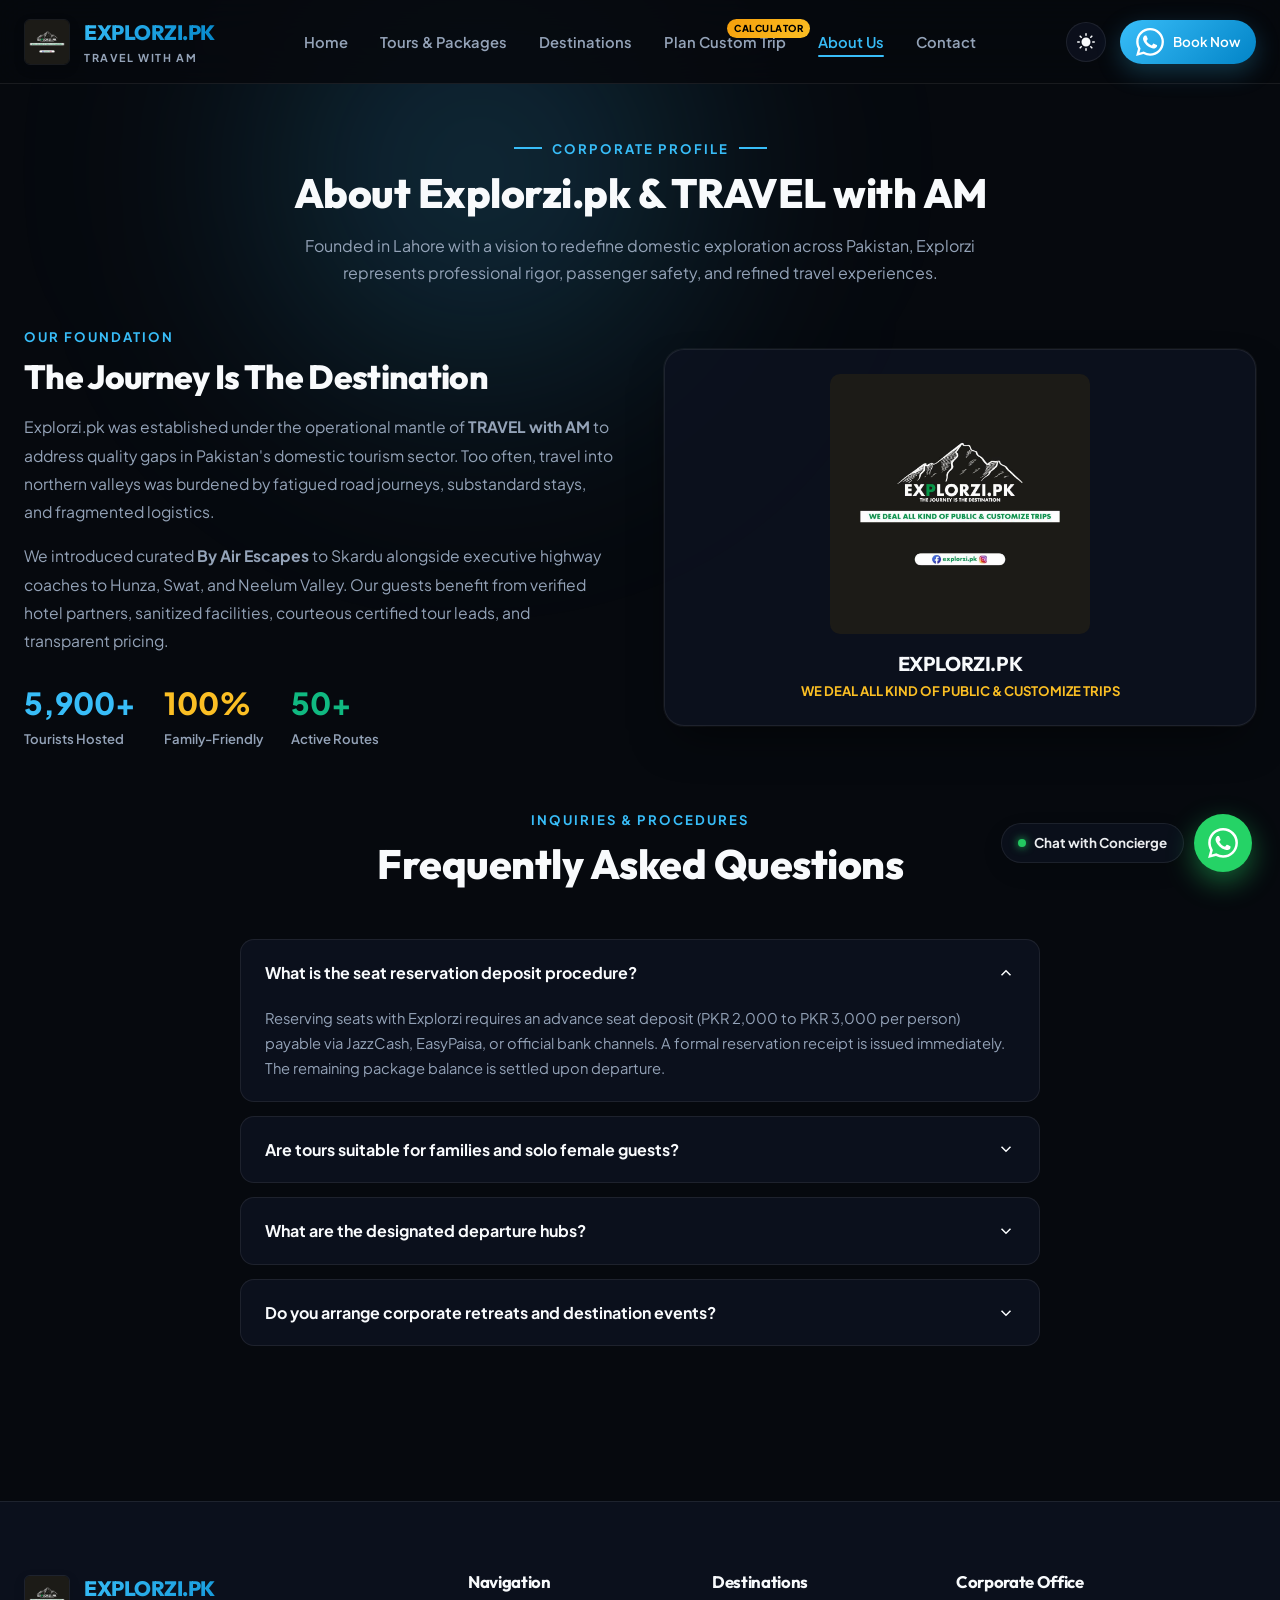
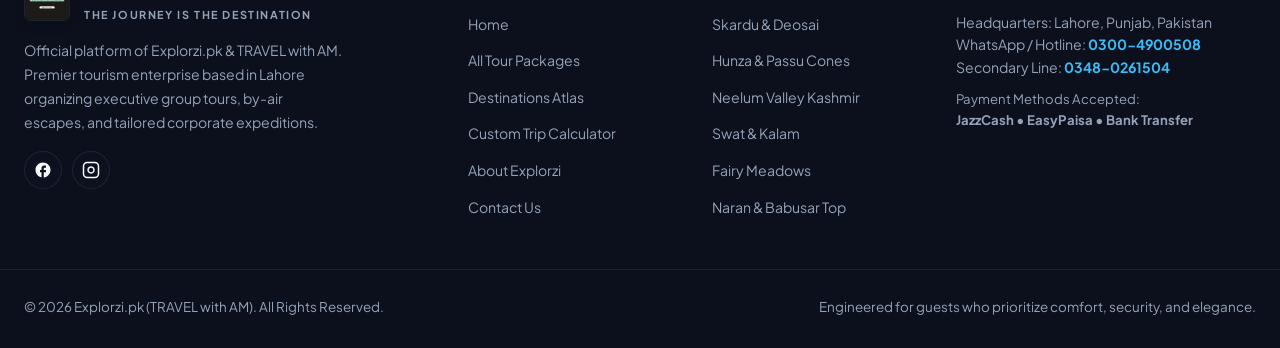
<file: about.html>
<!DOCTYPE html>
<html lang="en" data-theme="dark">
<head>
  <meta charset="UTF-8">
  <script>
    (function() {
      try {
        var saved = localStorage.getItem('explorzi-theme');
        var theme = saved ? saved : 'dark';
        document.documentElement.setAttribute('data-theme', theme);
      } catch (e) {
        document.documentElement.setAttribute('data-theme', 'dark');
      }
    })();
  </script>
  <meta name="viewport" content="width=device-width, initial-scale=1.0">
  <title>About Explorzi - Explorzi.pk | TRAVEL with AM</title>
  <link rel="icon" type="image/x-icon" href="favicon.ico">
  <link rel="icon" type="image/png" sizes="32x32" href="assets/images/favicon-32x32.png">
  <link rel="icon" type="image/png" sizes="192x192" href="assets/images/favicon-192x192.png">
  <link rel="apple-touch-icon" sizes="180x180" href="assets/images/apple-touch-icon.png">
  <link rel="shortcut icon" href="assets/images/logo.png" type="image/png">
  <link rel="stylesheet" href="assets/css/style.css">
</head>
<body>

  <!-- Navigation Bar -->
  <nav class="navbar">
    <div class="container nav-container">
      <a href="index.html" class="nav-brand">
        <img src="assets/images/logo.png" alt="Explorzi.pk Logo" class="brand-logo">
        <div class="brand-text">
          <span class="brand-title">EXPLORZI.PK</span>
          <span class="brand-subtitle">TRAVEL WITH AM</span>
        </div>
      </a>

      <ul class="nav-links">
        <li><a href="index.html" class="nav-link ">Home</a></li>
        <li><a href="tours.html" class="nav-link ">Tours & Packages</a></li>
        <li><a href="destinations.html" class="nav-link ">Destinations</a></li>
        <li class="nav-badge-link">
          <a href="custom-trip.html" class="nav-link ">Plan Custom Trip</a>
          <span class="nav-badge">Calculator</span>
        </li>
        <li><a href="about.html" class="nav-link active">About Us</a></li>
        <li><a href="contact.html" class="nav-link ">Contact</a></li>
      </ul>

      <div class="nav-actions">
        <button class="theme-toggle-btn" aria-label="Toggle Theme"></button>
        <a href="https://wa.me/923004900508?text=Assalam-o-Alaikum%20Explorzi.pk!%20I%20would%20like%20to%20inquire%20about%20your%20tours." target="_blank" class="btn btn-primary btn-sm">
          <svg viewBox="0 0 24 24" width="28" height="28" fill="currentColor"><path d="M17.472 14.382c-.297-.149-1.758-.867-2.03-.967-.273-.099-.471-.148-.67.15-.197.297-.767.966-.94 1.164-.173.199-.347.223-.644.075-.297-.15-1.255-.463-2.39-1.475-.883-.788-1.48-1.761-1.653-2.059-.173-.297-.018-.458.13-.606.134-.133.298-.347.446-.52.149-.174.198-.298.298-.497.099-.198.05-.371-.025-.52-.075-.149-.669-1.612-.916-2.207-.242-.579-.487-.5-.669-.51-.173-.008-.371-.01-.57-.01-.198 0-.52.074-.792.372-.272.297-1.04 1.016-1.04 2.479 0 1.462 1.065 2.875 1.213 3.074.149.198 2.096 3.2 5.077 4.487.709.306 1.262.489 1.694.625.712.227 1.36.195 1.871.118.571-.085 1.758-.719 2.006-1.413.248-.694.248-1.289.173-1.413-.074-.124-.272-.198-.57-.347m-5.421 7.403h-.004a9.87 9.87 0 01-5.031-1.378l-.361-.214-3.741.982.998-3.648-.235-.374a9.86 9.86 0 01-1.51-5.26c.001-5.45 4.436-9.884 9.888-9.884 2.64 0 5.122 1.03 6.988 2.898a9.825 9.825 0 012.893 6.994c-.003 5.45-4.437 9.884-9.885 9.884m8.413-18.297A11.815 11.815 0 0012.05 0C5.495 0 .16 5.335.157 11.892c0 2.096.547 4.142 1.588 5.945L.057 24l6.305-1.654a11.882 11.882 0 005.683 1.448h.005c6.554 0 11.89-5.335 11.893-11.893a11.82 11.82 0 00-3.48-8.413z"/></svg>
          Book Now
        </a>
        <button class="mobile-nav-toggle" aria-label="Open Mobile Menu">
          <svg viewBox="0 0 24 24" fill="none" stroke="currentColor" stroke-width="2"><line x1="3" y1="12" x2="21" y2="12"></line><line x1="3" y1="6" x2="21" y2="6"></line><line x1="3" y1="18" x2="21" y2="18"></line></svg>
        </button>
      </div>
    </div>
  </nav>

  <!-- Mobile Drawer -->
  <div class="mobile-menu-overlay"></div>
  <aside class="mobile-menu">
    <div class="mobile-menu-header">
      <div class="nav-brand">
        <img src="assets/images/logo.png" alt="Explorzi Logo" style="height: 38px;">
        <span class="brand-title">EXPLORZI</span>
      </div>
      <button class="mobile-menu-close" aria-label="Close Menu" style="background:none;border:none;color:var(--text-main);cursor:pointer;">
        <svg width="22" height="22" viewBox="0 0 24 24" fill="none" stroke="currentColor" stroke-width="2"><line x1="18" y1="6" x2="6" y2="18"></line><line x1="6" y1="6" x2="18" y2="18"></line></svg>
      </button>
    </div>
    <ul class="mobile-menu-links">
      <li><a href="index.html" class="mobile-menu-link ">Home</a></li>
      <li><a href="tours.html" class="mobile-menu-link ">Tours & Packages</a></li>
      <li><a href="destinations.html" class="mobile-menu-link ">Destinations</a></li>
      <li><a href="custom-trip.html" class="mobile-menu-link ">Plan Custom Trip</a></li>
      <li><a href="about.html" class="mobile-menu-link active">About Us</a></li>
      <li><a href="contact.html" class="mobile-menu-link ">Contact</a></li>
    </ul>
    <div>
      <a href="https://wa.me/923004900508" target="_blank" class="btn btn-primary" style="width: 100%;">
        WhatsApp: 0300-4900508
      </a>
    </div>
  </aside>

  <div style="padding-top: 130px; padding-bottom: 30px; text-align: center;">
    <div class="container">
      <span class="hero-eyebrow" style="justify-content: center; margin-bottom: 10px;">
        <span class="hero-eyebrow-line"></span>
        <span>CORPORATE PROFILE</span>
        <span class="hero-eyebrow-line"></span>
      </span>
      <h1 class="section-title">About Explorzi.pk & TRAVEL with AM</h1>
      <p class="section-description" style="max-width: 720px; margin: 0 auto;">
        Founded in Lahore with a vision to redefine domestic exploration across Pakistan, Explorzi represents professional rigor, passenger safety, and refined travel experiences.
      </p>
    </div>
  </div>

  <section class="section" style="padding-top: 10px;">
    <div class="container">
      <div style="display: grid; grid-template-columns: repeat(auto-fit, minmax(320px, 1fr)); gap: 48px; align-items: center; margin-bottom: 60px;">
        <div>
          <span class="section-subtitle">OUR FOUNDATION</span>
          <h2 style="font-size: 2.1rem; font-weight: 800; margin-bottom: 16px;">The Journey Is The Destination</h2>
          <p style="color: var(--text-muted); font-size: 0.98rem; line-height: 1.8; margin-bottom: 16px;">
            Explorzi.pk was established under the operational mantle of <strong>TRAVEL with AM</strong> to address quality gaps in Pakistan's domestic tourism sector. Too often, travel into northern valleys was burdened by fatigued road journeys, substandard stays, and fragmented logistics.
          </p>
          <p style="color: var(--text-muted); font-size: 0.98rem; line-height: 1.8; margin-bottom: 24px;">
            We introduced curated <strong>By Air Escapes</strong> to Skardu alongside executive highway coaches to Hunza, Swat, and Neelum Valley. Our guests benefit from verified hotel partners, sanitized facilities, courteous certified tour leads, and transparent pricing.
          </p>
          <div style="display: flex; gap: 28px;">
            <div>
              <div style="font-size: 1.9rem; font-weight: 800; color: var(--primary);">5,900+</div>
              <div style="font-size: 0.82rem; color: var(--text-muted); font-weight: 600;">Tourists Hosted</div>
            </div>
            <div>
              <div style="font-size: 1.9rem; font-weight: 800; color: var(--accent-gold);">100%</div>
              <div style="font-size: 0.82rem; color: var(--text-muted); font-weight: 600;">Family-Friendly</div>
            </div>
            <div>
              <div style="font-size: 1.9rem; font-weight: 800; color: var(--accent-emerald);">50+</div>
              <div style="font-size: 0.82rem; color: var(--text-muted); font-weight: 600;">Active Routes</div>
            </div>
          </div>
        </div>

        <div class="card-3d-wrapper">
          <div class="card-3d" style="padding: 24px; text-align: center;">
            <img src="assets/images/logo.png" alt="Explorzi Mountain Crest" style="max-height: 260px; margin: 0 auto 18px; border-radius: var(--radius-sm);">
            <h3 style="font-size: 1.25rem;">EXPLORZI.PK</h3>
            <p style="font-size: 0.82rem; color: var(--accent-gold); font-weight: 700; text-transform: uppercase; margin-top: 4px;">
              WE DEAL ALL KIND OF PUBLIC & CUSTOMIZE TRIPS
            </p>
          </div>
        </div>
      </div>

      <!-- FAQ Accordion -->
      <div class="section-header">
        <span class="section-subtitle">INQUIRIES & PROCEDURES</span>
        <h2 class="section-title">Frequently Asked Questions</h2>
      </div>

      <div class="faq-wrap">
        <div class="faq-item active">
          <div class="faq-question">
            <span>What is the seat reservation deposit procedure?</span>
            <svg class="faq-icon" viewBox="0 0 24 24" fill="none" stroke="currentColor" stroke-width="2"><polyline points="6 9 12 15 18 9"></polyline></svg>
          </div>
          <div class="faq-answer">
            Reserving seats with Explorzi requires an advance seat deposit (PKR 2,000 to PKR 3,000 per person) payable via JazzCash, EasyPaisa, or official bank channels. A formal reservation receipt is issued immediately. The remaining package balance is settled upon departure.
          </div>
        </div>

        <div class="faq-item">
          <div class="faq-question">
            <span>Are tours suitable for families and solo female guests?</span>
            <svg class="faq-icon" viewBox="0 0 24 24" fill="none" stroke="currentColor" stroke-width="2"><polyline points="6 9 12 15 18 9"></polyline></svg>
          </div>
          <div class="faq-answer">
            Yes. Over sixty percent of our guests comprise families, couples, and female travel groups. We enforce rigorous safety codes, vetted hotels, and respectful staff protocols throughout all itineraries.
          </div>
        </div>

        <div class="faq-item">
          <div class="faq-question">
            <span>What are the designated departure hubs?</span>
            <svg class="faq-icon" viewBox="0 0 24 24" fill="none" stroke="currentColor" stroke-width="2"><polyline points="6 9 12 15 18 9"></polyline></svg>
          </div>
          <div class="faq-answer">
            Primary ground departures operate from Lahore (Thokar Niaz Baig / Kalma Chowk) and Islamabad/Rawalpindi (Motorway interchange terminals). Flight-inclusive packages depart from Islamabad International Airport, with connecting assistance for guests arriving from Karachi and other cities.
          </div>
        </div>

        <div class="faq-item">
          <div class="faq-question">
            <span>Do you arrange corporate retreats and destination events?</span>
            <svg class="faq-icon" viewBox="0 0 24 24" fill="none" stroke="currentColor" stroke-width="2"><polyline points="6 9 12 15 18 9"></polyline></svg>
          </div>
          <div class="faq-answer">
            Yes. We regularly handle corporate off-sites, destination weddings, and university delegations with dedicated coaches, private resort bookings, and specialized catering.
          </div>
        </div>
      </div>
    </div>
  </section>

  <!-- Booking Modal -->
  <div id="booking-modal" class="modal-overlay">
    <div class="modal-content">
      <button class="modal-close-btn" aria-label="Close Modal">&times;</button>
      <div style="margin-bottom: 20px;">
        <span class="tour-category-tag" style="position: static; display: inline-block; margin-bottom: 8px;">RESERVATION REQUEST</span>
        <h3 id="modal-tour-title" style="font-size: 1.4rem; margin-bottom: 4px;">Tour Reservation</h3>
        <div style="display: flex; gap: 14px; font-weight: 700; color: var(--accent-gold); font-size: 0.95rem;">
          <span id="modal-tour-price">PKR 0</span>
          <span>/</span>
          <span id="modal-tour-days">5 Days</span>
        </div>
      </div>

      <form id="modal-booking-form">
        <input type="hidden" id="modal-input-tour" value="">
        <div class="calc-group" style="margin-bottom: 12px;">
          <label>Full Name</label>
          <input type="text" id="modal-input-name" class="calc-control" placeholder="e.g. Muhammad Ali" required>
        </div>
        <div class="calc-group" style="margin-bottom: 12px;">
          <label>WhatsApp / Mobile Number</label>
          <input type="tel" id="modal-input-phone" class="calc-control" placeholder="0300 1234567" required>
        </div>
        <div style="display: grid; grid-template-columns: 1fr 1fr; gap: 12px; margin-bottom: 18px;">
          <div class="calc-group">
            <label>Number of Seats</label>
            <input type="number" id="modal-input-seats" class="calc-control" value="1" min="1" max="50" required>
          </div>
          <div class="calc-group">
            <label>Departure City</label>
            <select id="modal-input-city" class="calc-control">
              <option value="Lahore">Lahore (Thokar / Kalma Chowk)</option>
              <option value="Islamabad">Islamabad / Rawalpindi</option>
              <option value="Karachi">Karachi (Transit via ISB)</option>
              <option value="Faisalabad">Faisalabad</option>
            </select>
          </div>
        </div>
        <button type="submit" class="btn btn-primary" style="width: 100%; padding: 14px;">
          Confirm & Send Reservation to WhatsApp
        </button>
        <p style="font-size: 0.78rem; color: var(--text-muted); text-align: center; margin-top: 10px;">
          Advance seat reservation deposit is PKR 2,000 - 3,000 per person. Remaining balance is cleared upon departure.
        </p>
      </form>
    </div>
  </div>

  <!-- OFFICIAL WHATSAPP FLOATING WIDGET -->
  <a href="https://wa.me/923004900508?text=Assalam-o-Alaikum%20Explorzi.pk!%20I%20would%20like%20to%20inquire%20about%20your%20tours." target="_blank" class="whatsapp-widget" aria-label="Chat on WhatsApp">
    <div class="whatsapp-chip">
      <span class="whatsapp-dot"></span>
      <span>Chat with Concierge</span>
    </div>
    <div class="whatsapp-official-btn">
      <svg viewBox="0 0 24 24" width="28" height="28" fill="currentColor"><path d="M17.472 14.382c-.297-.149-1.758-.867-2.03-.967-.273-.099-.471-.148-.67.15-.197.297-.767.966-.94 1.164-.173.199-.347.223-.644.075-.297-.15-1.255-.463-2.39-1.475-.883-.788-1.48-1.761-1.653-2.059-.173-.297-.018-.458.13-.606.134-.133.298-.347.446-.52.149-.174.198-.298.298-.497.099-.198.05-.371-.025-.52-.075-.149-.669-1.612-.916-2.207-.242-.579-.487-.5-.669-.51-.173-.008-.371-.01-.57-.01-.198 0-.52.074-.792.372-.272.297-1.04 1.016-1.04 2.479 0 1.462 1.065 2.875 1.213 3.074.149.198 2.096 3.2 5.077 4.487.709.306 1.262.489 1.694.625.712.227 1.36.195 1.871.118.571-.085 1.758-.719 2.006-1.413.248-.694.248-1.289.173-1.413-.074-.124-.272-.198-.57-.347m-5.421 7.403h-.004a9.87 9.87 0 01-5.031-1.378l-.361-.214-3.741.982.998-3.648-.235-.374a9.86 9.86 0 01-1.51-5.26c.001-5.45 4.436-9.884 9.888-9.884 2.64 0 5.122 1.03 6.988 2.898a9.825 9.825 0 012.893 6.994c-.003 5.45-4.437 9.884-9.885 9.884m8.413-18.297A11.815 11.815 0 0012.05 0C5.495 0 .16 5.335.157 11.892c0 2.096.547 4.142 1.588 5.945L.057 24l6.305-1.654a11.882 11.882 0 005.683 1.448h.005c6.554 0 11.89-5.335 11.893-11.893a11.82 11.82 0 00-3.48-8.413z"/></svg>
    </div>
  </a>

  <!-- Footer -->
  <footer class="footer">
    <div class="container footer-grid">
      <div class="footer-brand">
        <a href="index.html" class="nav-brand">
          <img src="assets/images/logo.png" alt="Explorzi Logo" class="brand-logo">
          <div class="brand-text">
            <span class="brand-title">EXPLORZI.PK</span>
            <span class="brand-subtitle">THE JOURNEY IS THE DESTINATION</span>
          </div>
        </a>
        <p class="footer-desc">
          Official platform of Explorzi.pk & TRAVEL with AM. Premier tourism enterprise based in Lahore organizing executive group tours, by-air escapes, and tailored corporate expeditions.
        </p>
        <div class="social-links">
          <a href="https://www.facebook.com/explorzi.pk/" target="_blank" class="social-icon-btn" aria-label="Facebook">
            <svg width="18" height="18" viewBox="0 0 24 24" fill="currentColor"><path d="M22 12c0-5.52-4.48-10-10-10S2 6.48 2 12c0 4.84 3.44 8.87 8 9.8V15H8v-3h2V9.5C10 7.57 11.57 6 13.5 6H16v3h-2c-.55 0-1 .45-1 1v2h3v3h-3v6.95c5.05-.5 9-4.76 9-9.95z"/></svg>
          </a>
          <a href="https://instagram.com/explorzi.pk" target="_blank" class="social-icon-btn" aria-label="Instagram">
            <svg width="18" height="18" viewBox="0 0 24 24" fill="none" stroke="currentColor" stroke-width="2"><rect x="2" y="2" width="20" height="20" rx="5" ry="5"></rect><path d="M16 11.37A4 4 0 1 1 12.63 8 4 4 0 0 1 16 11.37z"></path><line x1="17.5" y1="6.5" x2="17.51" y2="6.5"></line></svg>
          </a>
        </div>
      </div>

      <div>
        <h4 class="footer-heading">Navigation</h4>
        <ul class="footer-links">
          <li><a href="index.html">Home</a></li>
          <li><a href="tours.html">All Tour Packages</a></li>
          <li><a href="destinations.html">Destinations Atlas</a></li>
          <li><a href="custom-trip.html">Custom Trip Calculator</a></li>
          <li><a href="about.html">About Explorzi</a></li>
          <li><a href="contact.html">Contact Us</a></li>
        </ul>
      </div>

      <div>
        <h4 class="footer-heading">Destinations</h4>
        <ul class="footer-links">
          <li><a href="tours.html?region=skardu">Skardu & Deosai</a></li>
          <li><a href="tours.html?region=hunza">Hunza & Passu Cones</a></li>
          <li><a href="tours.html?region=kashmir">Neelum Valley Kashmir</a></li>
          <li><a href="tours.html?region=swat">Swat & Kalam</a></li>
          <li><a href="tours.html?region=fairy-meadows">Fairy Meadows</a></li>
          <li><a href="tours.html?region=naran">Naran & Babusar Top</a></li>
        </ul>
      </div>

      <div>
        <h4 class="footer-heading">Corporate Office</h4>
        <p style="font-size: 0.88rem; color: var(--text-muted); margin-bottom: 10px; line-height: 1.6;">
          Headquarters: Lahore, Punjab, Pakistan<br>
          WhatsApp / Hotline: <a href="tel:03004900508" style="color:var(--primary); font-weight:700;">0300-4900508</a><br>
          Secondary Line: <a href="tel:03480261504" style="color:var(--primary); font-weight:700;">0348-0261504</a>
        </p>
        <p style="font-size: 0.82rem; color: var(--text-muted);">
          Payment Methods Accepted:<br>
          <strong>JazzCash • EasyPaisa • Bank Transfer</strong>
        </p>
      </div>
    </div>

    <div class="container footer-bottom">
      <div>&copy; 2026 Explorzi.pk (TRAVEL with AM). All Rights Reserved.</div>
      <div>Engineered for guests who prioritize comfort, security, and elegance.</div>
    </div>
  </footer>

  <script src="assets/js/main.js"></script>
</body>
</html>
</file>
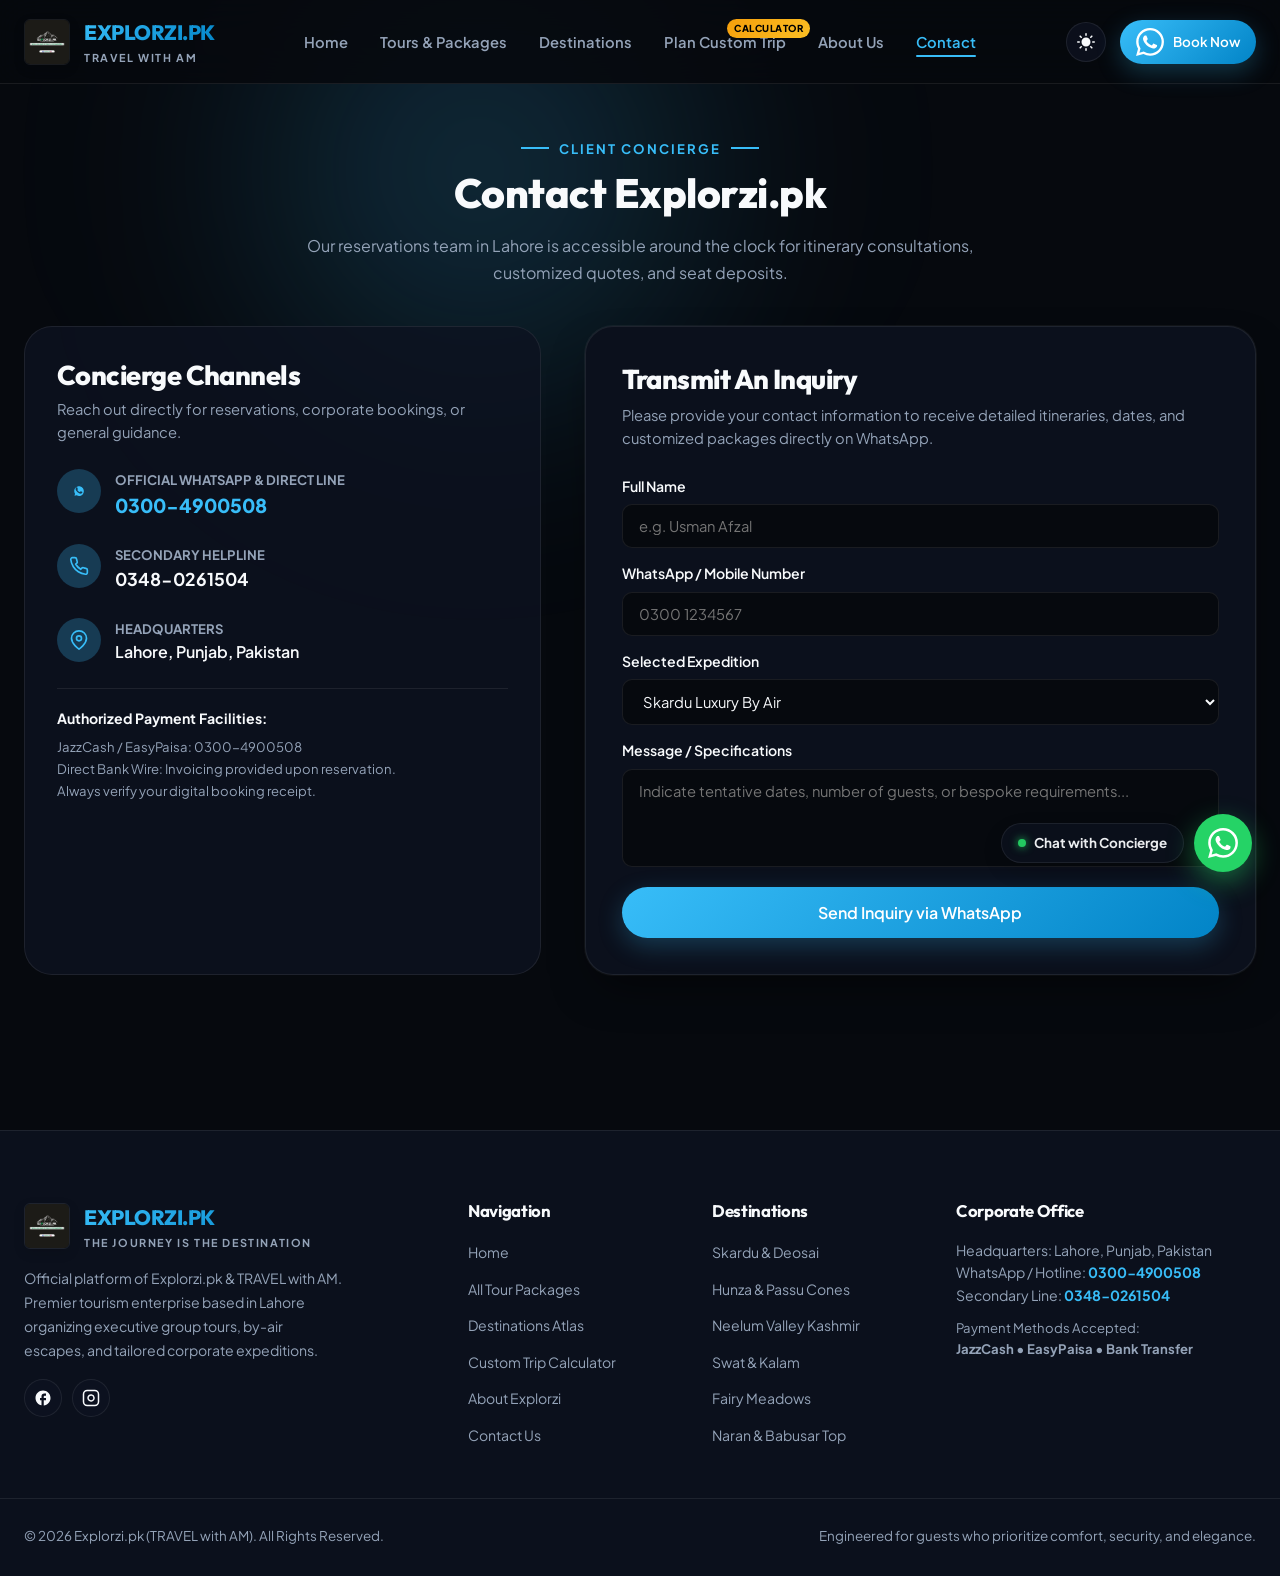
<file: contact.html>
<!DOCTYPE html>
<html lang="en" data-theme="dark">
<head>
  <meta charset="UTF-8">
  <script>
    (function() {
      try {
        var saved = localStorage.getItem('explorzi-theme');
        var theme = saved ? saved : 'dark';
        document.documentElement.setAttribute('data-theme', theme);
      } catch (e) {
        document.documentElement.setAttribute('data-theme', 'dark');
      }
    })();
  </script>
  <meta name="viewport" content="width=device-width, initial-scale=1.0">
  <title>Client Concierge - Explorzi.pk | TRAVEL with AM</title>
  <link rel="icon" type="image/x-icon" href="favicon.ico">
  <link rel="icon" type="image/png" sizes="32x32" href="assets/images/favicon-32x32.png">
  <link rel="icon" type="image/png" sizes="192x192" href="assets/images/favicon-192x192.png">
  <link rel="apple-touch-icon" sizes="180x180" href="assets/images/apple-touch-icon.png">
  <link rel="shortcut icon" href="assets/images/logo.png" type="image/png">
  <link rel="stylesheet" href="assets/css/style.css">
</head>
<body>

  <!-- Navigation Bar -->
  <nav class="navbar">
    <div class="container nav-container">
      <a href="index.html" class="nav-brand">
        <img src="assets/images/logo.png" alt="Explorzi.pk Logo" class="brand-logo">
        <div class="brand-text">
          <span class="brand-title">EXPLORZI.PK</span>
          <span class="brand-subtitle">TRAVEL WITH AM</span>
        </div>
      </a>

      <ul class="nav-links">
        <li><a href="index.html" class="nav-link ">Home</a></li>
        <li><a href="tours.html" class="nav-link ">Tours & Packages</a></li>
        <li><a href="destinations.html" class="nav-link ">Destinations</a></li>
        <li class="nav-badge-link">
          <a href="custom-trip.html" class="nav-link ">Plan Custom Trip</a>
          <span class="nav-badge">Calculator</span>
        </li>
        <li><a href="about.html" class="nav-link ">About Us</a></li>
        <li><a href="contact.html" class="nav-link active">Contact</a></li>
      </ul>

      <div class="nav-actions">
        <button class="theme-toggle-btn" aria-label="Toggle Theme"></button>
        <a href="https://wa.me/923004900508?text=Assalam-o-Alaikum%20Explorzi.pk!%20I%20would%20like%20to%20inquire%20about%20your%20tours." target="_blank" class="btn btn-primary btn-sm">
          <svg viewBox="0 0 24 24" width="28" height="28" fill="currentColor"><path d="M17.472 14.382c-.297-.149-1.758-.867-2.03-.967-.273-.099-.471-.148-.67.15-.197.297-.767.966-.94 1.164-.173.199-.347.223-.644.075-.297-.15-1.255-.463-2.39-1.475-.883-.788-1.48-1.761-1.653-2.059-.173-.297-.018-.458.13-.606.134-.133.298-.347.446-.52.149-.174.198-.298.298-.497.099-.198.05-.371-.025-.52-.075-.149-.669-1.612-.916-2.207-.242-.579-.487-.5-.669-.51-.173-.008-.371-.01-.57-.01-.198 0-.52.074-.792.372-.272.297-1.04 1.016-1.04 2.479 0 1.462 1.065 2.875 1.213 3.074.149.198 2.096 3.2 5.077 4.487.709.306 1.262.489 1.694.625.712.227 1.36.195 1.871.118.571-.085 1.758-.719 2.006-1.413.248-.694.248-1.289.173-1.413-.074-.124-.272-.198-.57-.347m-5.421 7.403h-.004a9.87 9.87 0 01-5.031-1.378l-.361-.214-3.741.982.998-3.648-.235-.374a9.86 9.86 0 01-1.51-5.26c.001-5.45 4.436-9.884 9.888-9.884 2.64 0 5.122 1.03 6.988 2.898a9.825 9.825 0 012.893 6.994c-.003 5.45-4.437 9.884-9.885 9.884m8.413-18.297A11.815 11.815 0 0012.05 0C5.495 0 .16 5.335.157 11.892c0 2.096.547 4.142 1.588 5.945L.057 24l6.305-1.654a11.882 11.882 0 005.683 1.448h.005c6.554 0 11.89-5.335 11.893-11.893a11.82 11.82 0 00-3.48-8.413z"/></svg>
          Book Now
        </a>
        <button class="mobile-nav-toggle" aria-label="Open Mobile Menu">
          <svg viewBox="0 0 24 24" fill="none" stroke="currentColor" stroke-width="2"><line x1="3" y1="12" x2="21" y2="12"></line><line x1="3" y1="6" x2="21" y2="6"></line><line x1="3" y1="18" x2="21" y2="18"></line></svg>
        </button>
      </div>
    </div>
  </nav>

  <!-- Mobile Drawer -->
  <div class="mobile-menu-overlay"></div>
  <aside class="mobile-menu">
    <div class="mobile-menu-header">
      <div class="nav-brand">
        <img src="assets/images/logo.png" alt="Explorzi Logo" style="height: 38px;">
        <span class="brand-title">EXPLORZI</span>
      </div>
      <button class="mobile-menu-close" aria-label="Close Menu" style="background:none;border:none;color:var(--text-main);cursor:pointer;">
        <svg width="22" height="22" viewBox="0 0 24 24" fill="none" stroke="currentColor" stroke-width="2"><line x1="18" y1="6" x2="6" y2="18"></line><line x1="6" y1="6" x2="18" y2="18"></line></svg>
      </button>
    </div>
    <ul class="mobile-menu-links">
      <li><a href="index.html" class="mobile-menu-link ">Home</a></li>
      <li><a href="tours.html" class="mobile-menu-link ">Tours & Packages</a></li>
      <li><a href="destinations.html" class="mobile-menu-link ">Destinations</a></li>
      <li><a href="custom-trip.html" class="mobile-menu-link ">Plan Custom Trip</a></li>
      <li><a href="about.html" class="mobile-menu-link ">About Us</a></li>
      <li><a href="contact.html" class="mobile-menu-link active">Contact</a></li>
    </ul>
    <div>
      <a href="https://wa.me/923004900508" target="_blank" class="btn btn-primary" style="width: 100%;">
        WhatsApp: 0300-4900508
      </a>
    </div>
  </aside>

  <div style="padding-top: 130px; padding-bottom: 30px; text-align: center;">
    <div class="container">
      <span class="hero-eyebrow" style="justify-content: center; margin-bottom: 10px;">
        <span class="hero-eyebrow-line"></span>
        <span>CLIENT CONCIERGE</span>
        <span class="hero-eyebrow-line"></span>
      </span>
      <h1 class="section-title">Contact Explorzi.pk</h1>
      <p class="section-description" style="max-width: 680px; margin: 0 auto;">
        Our reservations team in Lahore is accessible around the clock for itinerary consultations, customized quotes, and seat deposits.
      </p>
    </div>
  </div>

  <section class="section" style="padding-top: 10px;">
    <div class="container">
      <div class="contact-grid">
        <!-- Contact Information -->
        <div class="contact-card-info">
          <div>
            <h2 style="font-size: 1.7rem; font-weight: 800; margin-bottom: 6px;">Concierge Channels</h2>
            <p style="color: var(--text-muted); font-size: 0.92rem;">
              Reach out directly for reservations, corporate bookings, or general guidance.
            </p>
          </div>

          <div class="contact-method-item">
            <div class="contact-icon-bubble">
              <svg width="20" height="20" viewBox="0 0 24 24" fill="currentColor"><path d="M12.031 6.172c-3.181 0-5.767 2.586-5.768 5.766-.001 1.298.38 2.27 1.019 3.287l-.711 2.598 2.664-.699c.97.53 1.77.814 2.795.815 3.179 0 5.767-2.587 5.768-5.766 0-3.18-2.586-5.766-5.767-5.766zm3.393 8.163c-.144.405-.837.774-1.17.822-.312.043-.655.064-1.056-.064-.265-.084-.607-.22-1.077-.424-2.001-.869-3.298-2.92-3.398-3.056-.1-.136-.814-1.084-.814-2.067 0-.983.513-1.467.695-1.668.182-.201.397-.252.529-.252.133 0 .265.001.382.007.123.006.288-.047.45.342.167.402.57 1.393.621 1.496.05.103.084.223.016.359-.067.136-.101.222-.201.339-.1.117-.21.261-.3.35-.1.1-.205.209-.088.409.117.2 0.521.861 1.116 1.391.767.683 1.414.894 1.614.994.2.1.317.088.434-.047.117-.135.5-.584.633-.785.133-.201.266-.168.45-.1.183.068 1.164.549 1.365.65.201.101.334.151.384.234.049.083.049.483-.095.888z"/></svg>
            </div>
            <div>
              <div style="font-size: 0.82rem; font-weight: 700; color: var(--text-muted); text-transform: uppercase;">Official WhatsApp & Direct Line</div>
              <a href="https://wa.me/923004900508" target="_blank" style="font-size: 1.2rem; font-weight: 800; color: var(--primary);">0300-4900508</a>
            </div>
          </div>

          <div class="contact-method-item">
            <div class="contact-icon-bubble">
              <svg width="20" height="20" viewBox="0 0 24 24" fill="none" stroke="currentColor" stroke-width="2"><path d="M22 16.92v3a2 2 0 0 1-2.18 2 19.79 19.79 0 0 1-8.63-3.07 19.5 19.5 0 0 1-6-6 19.79 19.79 0 0 1-3.07-8.67A2 2 0 0 1 4.11 2h3a2 2 0 0 1 2 1.72 12.84 12.84 0 0 0 .7 2.81 2 2 0 0 1-.45 2.11L8.09 9.91a16 16 0 0 0 6 6l1.27-1.27a2 2 0 0 1 2.11-.45 12.84 12.84 0 0 0 2.81.7A2 2 0 0 1 22 16.92z"></path></svg>
            </div>
            <div>
              <div style="font-size: 0.82rem; font-weight: 700; color: var(--text-muted); text-transform: uppercase;">Secondary Helpline</div>
              <a href="tel:03480261504" style="font-size: 1.1rem; font-weight: 700;">0348-0261504</a>
            </div>
          </div>

          <div class="contact-method-item">
            <div class="contact-icon-bubble">
              <svg width="20" height="20" viewBox="0 0 24 24" fill="none" stroke="currentColor" stroke-width="2"><path d="M21 10c0 7-9 13-9 13s-9-6-9-13a9 9 0 0 1 18 0z"></path><circle cx="12" cy="10" r="3"></circle></svg>
            </div>
            <div>
              <div style="font-size: 0.82rem; font-weight: 700; color: var(--text-muted); text-transform: uppercase;">Headquarters</div>
              <div style="font-size: 1rem; font-weight: 600;">Lahore, Punjab, Pakistan</div>
            </div>
          </div>

          <div style="border-top: 1px solid var(--border-color); padding-top: 18px;">
            <div style="font-size: 0.88rem; font-weight: 700; margin-bottom: 6px;">Authorized Payment Facilities:</div>
            <div style="font-size: 0.82rem; color: var(--text-muted); line-height: 1.7;">
              JazzCash / EasyPaisa: 0300-4900508<br>
              Direct Bank Wire: Invoicing provided upon reservation.<br>
              Always verify your digital booking receipt.
            </div>
          </div>
        </div>

        <!-- Inquiry Form -->
        <div class="contact-form-box">
          <h2 style="font-size: 1.7rem; font-weight: 800; margin-bottom: 8px;">Transmit An Inquiry</h2>
          <p style="color: var(--text-muted); font-size: 0.92rem; margin-bottom: 24px;">
            Please provide your contact information to receive detailed itineraries, dates, and customized packages directly on WhatsApp.
          </p>

          <form id="main-contact-form">
            <div class="calc-group" style="margin-bottom: 14px;">
              <label>Full Name</label>
              <input type="text" name="name" class="calc-control" placeholder="e.g. Usman Afzal" required>
            </div>

            <div class="calc-group" style="margin-bottom: 14px;">
              <label>WhatsApp / Mobile Number</label>
              <input type="tel" name="phone" class="calc-control" placeholder="0300 1234567" required>
            </div>

            <div class="calc-group" style="margin-bottom: 14px;">
              <label>Selected Expedition</label>
              <select class="calc-control">
                <option>Skardu Luxury By Air</option>
                <option>Hunza Valley & Passu Cones</option>
                <option>Neelum Valley Kashmir</option>
                <option>Swat & Malam Jabba</option>
                <option>Custom Private Expedition</option>
              </select>
            </div>

            <div class="calc-group" style="margin-bottom: 20px;">
              <label>Message / Specifications</label>
              <textarea name="message" class="calc-control" rows="4" placeholder="Indicate tentative dates, number of guests, or bespoke requirements..." required></textarea>
            </div>

            <button type="submit" class="btn btn-primary btn-lg" style="width: 100%;">
              Send Inquiry via WhatsApp
            </button>
          </form>
        </div>
      </div>
    </div>
  </section>

  <!-- Booking Modal -->
  <div id="booking-modal" class="modal-overlay">
    <div class="modal-content">
      <button class="modal-close-btn" aria-label="Close Modal">&times;</button>
      <div style="margin-bottom: 20px;">
        <span class="tour-category-tag" style="position: static; display: inline-block; margin-bottom: 8px;">RESERVATION REQUEST</span>
        <h3 id="modal-tour-title" style="font-size: 1.4rem; margin-bottom: 4px;">Tour Reservation</h3>
        <div style="display: flex; gap: 14px; font-weight: 700; color: var(--accent-gold); font-size: 0.95rem;">
          <span id="modal-tour-price">PKR 0</span>
          <span>/</span>
          <span id="modal-tour-days">5 Days</span>
        </div>
      </div>

      <form id="modal-booking-form">
        <input type="hidden" id="modal-input-tour" value="">
        <div class="calc-group" style="margin-bottom: 12px;">
          <label>Full Name</label>
          <input type="text" id="modal-input-name" class="calc-control" placeholder="e.g. Muhammad Ali" required>
        </div>
        <div class="calc-group" style="margin-bottom: 12px;">
          <label>WhatsApp / Mobile Number</label>
          <input type="tel" id="modal-input-phone" class="calc-control" placeholder="0300 1234567" required>
        </div>
        <div style="display: grid; grid-template-columns: 1fr 1fr; gap: 12px; margin-bottom: 18px;">
          <div class="calc-group">
            <label>Number of Seats</label>
            <input type="number" id="modal-input-seats" class="calc-control" value="1" min="1" max="50" required>
          </div>
          <div class="calc-group">
            <label>Departure City</label>
            <select id="modal-input-city" class="calc-control">
              <option value="Lahore">Lahore (Thokar / Kalma Chowk)</option>
              <option value="Islamabad">Islamabad / Rawalpindi</option>
              <option value="Karachi">Karachi (Transit via ISB)</option>
              <option value="Faisalabad">Faisalabad</option>
            </select>
          </div>
        </div>
        <button type="submit" class="btn btn-primary" style="width: 100%; padding: 14px;">
          Confirm & Send Reservation to WhatsApp
        </button>
        <p style="font-size: 0.78rem; color: var(--text-muted); text-align: center; margin-top: 10px;">
          Advance seat reservation deposit is PKR 2,000 - 3,000 per person. Remaining balance is cleared upon departure.
        </p>
      </form>
    </div>
  </div>

  <!-- OFFICIAL WHATSAPP FLOATING WIDGET -->
  <a href="https://wa.me/923004900508?text=Assalam-o-Alaikum%20Explorzi.pk!%20I%20would%20like%20to%20inquire%20about%20your%20tours." target="_blank" class="whatsapp-widget" aria-label="Chat on WhatsApp">
    <div class="whatsapp-chip">
      <span class="whatsapp-dot"></span>
      <span>Chat with Concierge</span>
    </div>
    <div class="whatsapp-official-btn">
      <svg viewBox="0 0 24 24" width="28" height="28" fill="currentColor"><path d="M17.472 14.382c-.297-.149-1.758-.867-2.03-.967-.273-.099-.471-.148-.67.15-.197.297-.767.966-.94 1.164-.173.199-.347.223-.644.075-.297-.15-1.255-.463-2.39-1.475-.883-.788-1.48-1.761-1.653-2.059-.173-.297-.018-.458.13-.606.134-.133.298-.347.446-.52.149-.174.198-.298.298-.497.099-.198.05-.371-.025-.52-.075-.149-.669-1.612-.916-2.207-.242-.579-.487-.5-.669-.51-.173-.008-.371-.01-.57-.01-.198 0-.52.074-.792.372-.272.297-1.04 1.016-1.04 2.479 0 1.462 1.065 2.875 1.213 3.074.149.198 2.096 3.2 5.077 4.487.709.306 1.262.489 1.694.625.712.227 1.36.195 1.871.118.571-.085 1.758-.719 2.006-1.413.248-.694.248-1.289.173-1.413-.074-.124-.272-.198-.57-.347m-5.421 7.403h-.004a9.87 9.87 0 01-5.031-1.378l-.361-.214-3.741.982.998-3.648-.235-.374a9.86 9.86 0 01-1.51-5.26c.001-5.45 4.436-9.884 9.888-9.884 2.64 0 5.122 1.03 6.988 2.898a9.825 9.825 0 012.893 6.994c-.003 5.45-4.437 9.884-9.885 9.884m8.413-18.297A11.815 11.815 0 0012.05 0C5.495 0 .16 5.335.157 11.892c0 2.096.547 4.142 1.588 5.945L.057 24l6.305-1.654a11.882 11.882 0 005.683 1.448h.005c6.554 0 11.89-5.335 11.893-11.893a11.82 11.82 0 00-3.48-8.413z"/></svg>
    </div>
  </a>

  <!-- Footer -->
  <footer class="footer">
    <div class="container footer-grid">
      <div class="footer-brand">
        <a href="index.html" class="nav-brand">
          <img src="assets/images/logo.png" alt="Explorzi Logo" class="brand-logo">
          <div class="brand-text">
            <span class="brand-title">EXPLORZI.PK</span>
            <span class="brand-subtitle">THE JOURNEY IS THE DESTINATION</span>
          </div>
        </a>
        <p class="footer-desc">
          Official platform of Explorzi.pk & TRAVEL with AM. Premier tourism enterprise based in Lahore organizing executive group tours, by-air escapes, and tailored corporate expeditions.
        </p>
        <div class="social-links">
          <a href="https://www.facebook.com/explorzi.pk/" target="_blank" class="social-icon-btn" aria-label="Facebook">
            <svg width="18" height="18" viewBox="0 0 24 24" fill="currentColor"><path d="M22 12c0-5.52-4.48-10-10-10S2 6.48 2 12c0 4.84 3.44 8.87 8 9.8V15H8v-3h2V9.5C10 7.57 11.57 6 13.5 6H16v3h-2c-.55 0-1 .45-1 1v2h3v3h-3v6.95c5.05-.5 9-4.76 9-9.95z"/></svg>
          </a>
          <a href="https://instagram.com/explorzi.pk" target="_blank" class="social-icon-btn" aria-label="Instagram">
            <svg width="18" height="18" viewBox="0 0 24 24" fill="none" stroke="currentColor" stroke-width="2"><rect x="2" y="2" width="20" height="20" rx="5" ry="5"></rect><path d="M16 11.37A4 4 0 1 1 12.63 8 4 4 0 0 1 16 11.37z"></path><line x1="17.5" y1="6.5" x2="17.51" y2="6.5"></line></svg>
          </a>
        </div>
      </div>

      <div>
        <h4 class="footer-heading">Navigation</h4>
        <ul class="footer-links">
          <li><a href="index.html">Home</a></li>
          <li><a href="tours.html">All Tour Packages</a></li>
          <li><a href="destinations.html">Destinations Atlas</a></li>
          <li><a href="custom-trip.html">Custom Trip Calculator</a></li>
          <li><a href="about.html">About Explorzi</a></li>
          <li><a href="contact.html">Contact Us</a></li>
        </ul>
      </div>

      <div>
        <h4 class="footer-heading">Destinations</h4>
        <ul class="footer-links">
          <li><a href="tours.html?region=skardu">Skardu & Deosai</a></li>
          <li><a href="tours.html?region=hunza">Hunza & Passu Cones</a></li>
          <li><a href="tours.html?region=kashmir">Neelum Valley Kashmir</a></li>
          <li><a href="tours.html?region=swat">Swat & Kalam</a></li>
          <li><a href="tours.html?region=fairy-meadows">Fairy Meadows</a></li>
          <li><a href="tours.html?region=naran">Naran & Babusar Top</a></li>
        </ul>
      </div>

      <div>
        <h4 class="footer-heading">Corporate Office</h4>
        <p style="font-size: 0.88rem; color: var(--text-muted); margin-bottom: 10px; line-height: 1.6;">
          Headquarters: Lahore, Punjab, Pakistan<br>
          WhatsApp / Hotline: <a href="tel:03004900508" style="color:var(--primary); font-weight:700;">0300-4900508</a><br>
          Secondary Line: <a href="tel:03480261504" style="color:var(--primary); font-weight:700;">0348-0261504</a>
        </p>
        <p style="font-size: 0.82rem; color: var(--text-muted);">
          Payment Methods Accepted:<br>
          <strong>JazzCash • EasyPaisa • Bank Transfer</strong>
        </p>
      </div>
    </div>

    <div class="container footer-bottom">
      <div>&copy; 2026 Explorzi.pk (TRAVEL with AM). All Rights Reserved.</div>
      <div>Engineered for guests who prioritize comfort, security, and elegance.</div>
    </div>
  </footer>

  <script src="assets/js/main.js"></script>
</body>
</html>
</file>
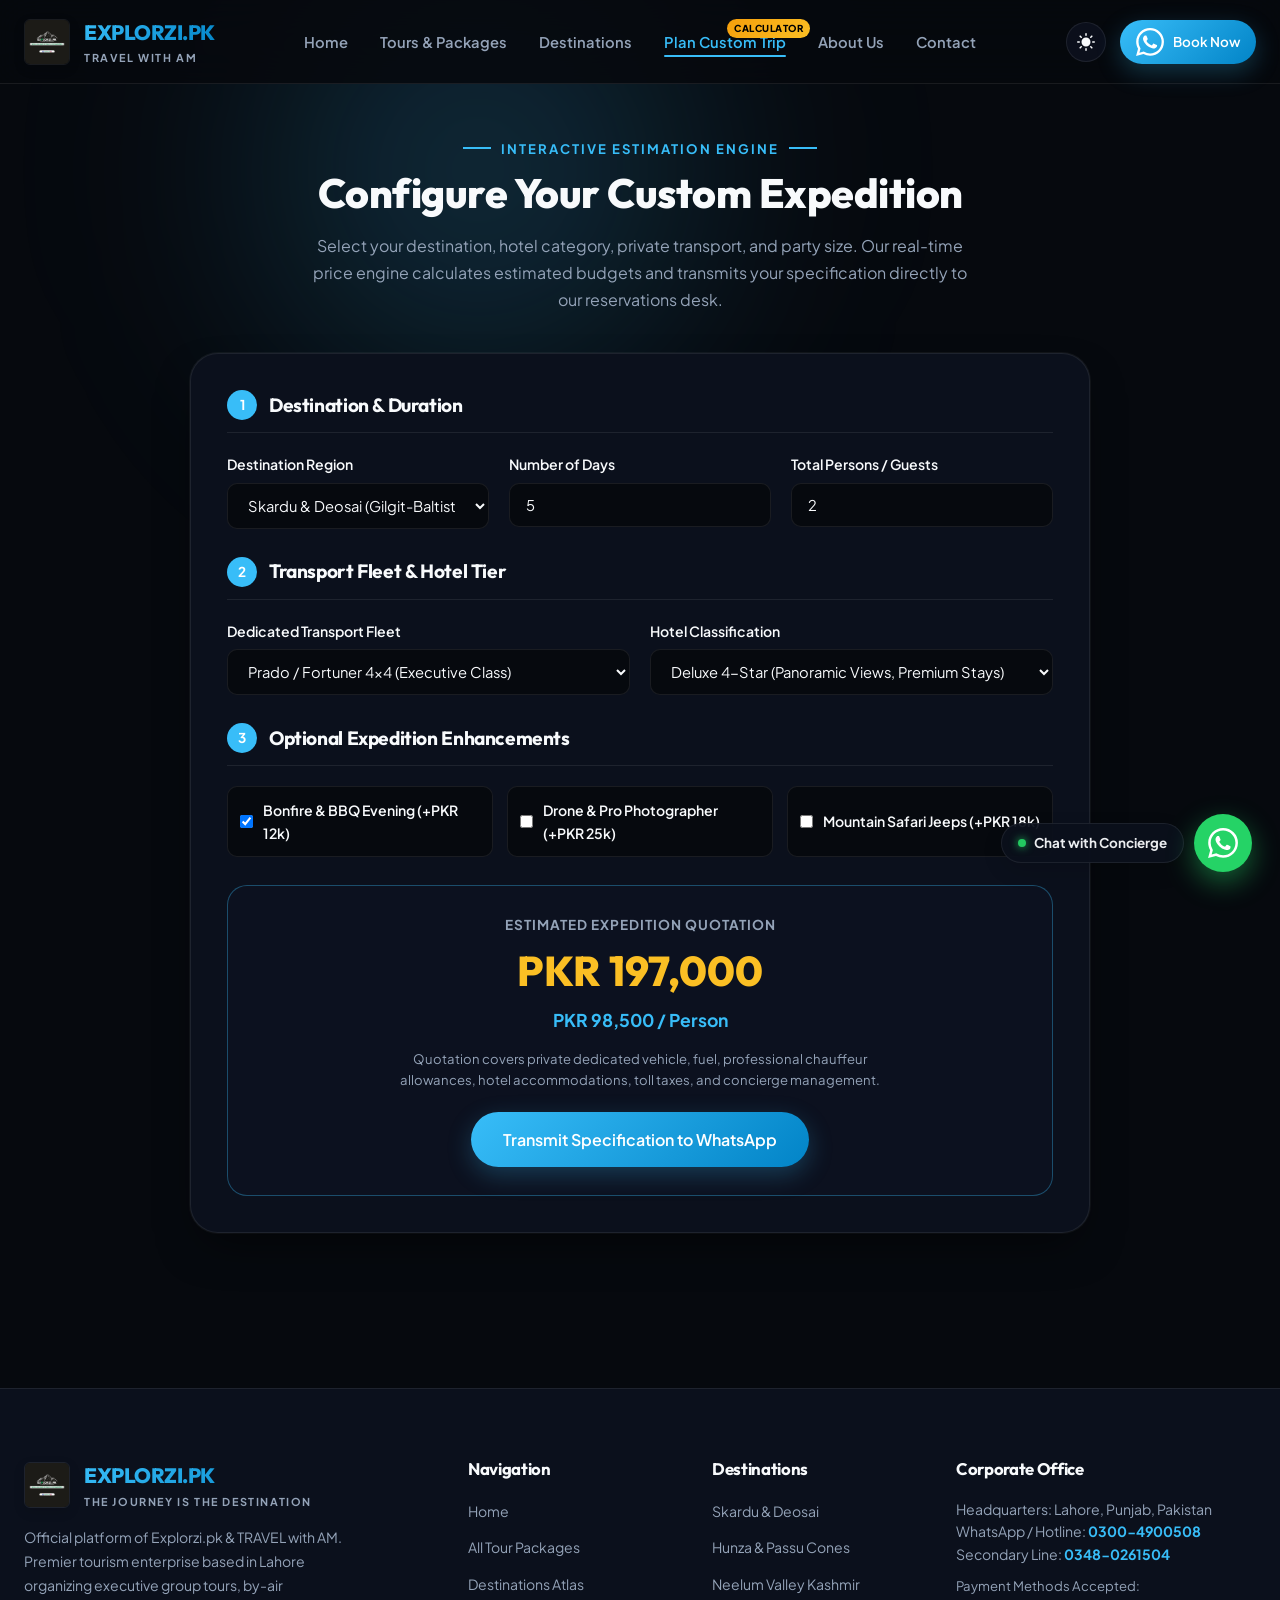
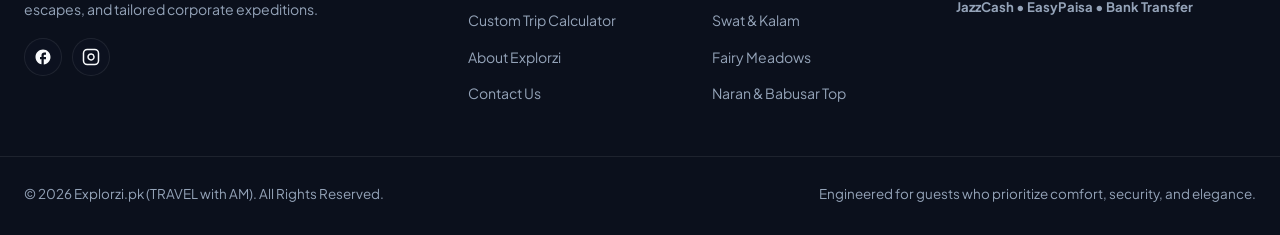
<file: custom-trip.html>
<!DOCTYPE html>
<html lang="en" data-theme="dark">
<head>
  <meta charset="UTF-8">
  <script>
    (function() {
      try {
        var saved = localStorage.getItem('explorzi-theme');
        var theme = saved ? saved : 'dark';
        document.documentElement.setAttribute('data-theme', theme);
      } catch (e) {
        document.documentElement.setAttribute('data-theme', 'dark');
      }
    })();
  </script>
  <meta name="viewport" content="width=device-width, initial-scale=1.0">
  <title>Custom Expedition Calculator - Explorzi.pk | TRAVEL with AM</title>
  <link rel="icon" type="image/x-icon" href="favicon.ico">
  <link rel="icon" type="image/png" sizes="32x32" href="assets/images/favicon-32x32.png">
  <link rel="icon" type="image/png" sizes="192x192" href="assets/images/favicon-192x192.png">
  <link rel="apple-touch-icon" sizes="180x180" href="assets/images/apple-touch-icon.png">
  <link rel="shortcut icon" href="assets/images/logo.png" type="image/png">
  <link rel="stylesheet" href="assets/css/style.css">
</head>
<body>

  <!-- Navigation Bar -->
  <nav class="navbar">
    <div class="container nav-container">
      <a href="index.html" class="nav-brand">
        <img src="assets/images/logo.png" alt="Explorzi.pk Logo" class="brand-logo">
        <div class="brand-text">
          <span class="brand-title">EXPLORZI.PK</span>
          <span class="brand-subtitle">TRAVEL WITH AM</span>
        </div>
      </a>

      <ul class="nav-links">
        <li><a href="index.html" class="nav-link ">Home</a></li>
        <li><a href="tours.html" class="nav-link ">Tours & Packages</a></li>
        <li><a href="destinations.html" class="nav-link ">Destinations</a></li>
        <li class="nav-badge-link">
          <a href="custom-trip.html" class="nav-link active">Plan Custom Trip</a>
          <span class="nav-badge">Calculator</span>
        </li>
        <li><a href="about.html" class="nav-link ">About Us</a></li>
        <li><a href="contact.html" class="nav-link ">Contact</a></li>
      </ul>

      <div class="nav-actions">
        <button class="theme-toggle-btn" aria-label="Toggle Theme"></button>
        <a href="https://wa.me/923004900508?text=Assalam-o-Alaikum%20Explorzi.pk!%20I%20would%20like%20to%20inquire%20about%20your%20tours." target="_blank" class="btn btn-primary btn-sm">
          <svg viewBox="0 0 24 24" width="28" height="28" fill="currentColor"><path d="M17.472 14.382c-.297-.149-1.758-.867-2.03-.967-.273-.099-.471-.148-.67.15-.197.297-.767.966-.94 1.164-.173.199-.347.223-.644.075-.297-.15-1.255-.463-2.39-1.475-.883-.788-1.48-1.761-1.653-2.059-.173-.297-.018-.458.13-.606.134-.133.298-.347.446-.52.149-.174.198-.298.298-.497.099-.198.05-.371-.025-.52-.075-.149-.669-1.612-.916-2.207-.242-.579-.487-.5-.669-.51-.173-.008-.371-.01-.57-.01-.198 0-.52.074-.792.372-.272.297-1.04 1.016-1.04 2.479 0 1.462 1.065 2.875 1.213 3.074.149.198 2.096 3.2 5.077 4.487.709.306 1.262.489 1.694.625.712.227 1.36.195 1.871.118.571-.085 1.758-.719 2.006-1.413.248-.694.248-1.289.173-1.413-.074-.124-.272-.198-.57-.347m-5.421 7.403h-.004a9.87 9.87 0 01-5.031-1.378l-.361-.214-3.741.982.998-3.648-.235-.374a9.86 9.86 0 01-1.51-5.26c.001-5.45 4.436-9.884 9.888-9.884 2.64 0 5.122 1.03 6.988 2.898a9.825 9.825 0 012.893 6.994c-.003 5.45-4.437 9.884-9.885 9.884m8.413-18.297A11.815 11.815 0 0012.05 0C5.495 0 .16 5.335.157 11.892c0 2.096.547 4.142 1.588 5.945L.057 24l6.305-1.654a11.882 11.882 0 005.683 1.448h.005c6.554 0 11.89-5.335 11.893-11.893a11.82 11.82 0 00-3.48-8.413z"/></svg>
          Book Now
        </a>
        <button class="mobile-nav-toggle" aria-label="Open Mobile Menu">
          <svg viewBox="0 0 24 24" fill="none" stroke="currentColor" stroke-width="2"><line x1="3" y1="12" x2="21" y2="12"></line><line x1="3" y1="6" x2="21" y2="6"></line><line x1="3" y1="18" x2="21" y2="18"></line></svg>
        </button>
      </div>
    </div>
  </nav>

  <!-- Mobile Drawer -->
  <div class="mobile-menu-overlay"></div>
  <aside class="mobile-menu">
    <div class="mobile-menu-header">
      <div class="nav-brand">
        <img src="assets/images/logo.png" alt="Explorzi Logo" style="height: 38px;">
        <span class="brand-title">EXPLORZI</span>
      </div>
      <button class="mobile-menu-close" aria-label="Close Menu" style="background:none;border:none;color:var(--text-main);cursor:pointer;">
        <svg width="22" height="22" viewBox="0 0 24 24" fill="none" stroke="currentColor" stroke-width="2"><line x1="18" y1="6" x2="6" y2="18"></line><line x1="6" y1="6" x2="18" y2="18"></line></svg>
      </button>
    </div>
    <ul class="mobile-menu-links">
      <li><a href="index.html" class="mobile-menu-link ">Home</a></li>
      <li><a href="tours.html" class="mobile-menu-link ">Tours & Packages</a></li>
      <li><a href="destinations.html" class="mobile-menu-link ">Destinations</a></li>
      <li><a href="custom-trip.html" class="mobile-menu-link active">Plan Custom Trip</a></li>
      <li><a href="about.html" class="mobile-menu-link ">About Us</a></li>
      <li><a href="contact.html" class="mobile-menu-link ">Contact</a></li>
    </ul>
    <div>
      <a href="https://wa.me/923004900508" target="_blank" class="btn btn-primary" style="width: 100%;">
        WhatsApp: 0300-4900508
      </a>
    </div>
  </aside>

  <div style="padding-top: 130px; padding-bottom: 30px; text-align: center;">
    <div class="container">
      <span class="hero-eyebrow" style="justify-content: center; margin-bottom: 10px;">
        <span class="hero-eyebrow-line"></span>
        <span>INTERACTIVE ESTIMATION ENGINE</span>
        <span class="hero-eyebrow-line"></span>
      </span>
      <h1 class="section-title">Configure Your Custom Expedition</h1>
      <p class="section-description" style="max-width: 680px; margin: 0 auto;">
        Select your destination, hotel category, private transport, and party size. Our real-time price engine calculates estimated budgets and transmits your specification directly to our reservations desk.
      </p>
    </div>
  </div>

  <section class="section" style="padding-top: 10px;">
    <div class="container">
      <div class="calculator-card">
        <form id="custom-trip-form">
          <div class="calc-step-header">
            <span class="calc-step-num">1</span>
            <h3 style="font-size: 1.2rem;">Destination & Duration</h3>
          </div>

          <div class="calc-grid">
            <div class="calc-group">
              <label for="calc-destination">Destination Region</label>
              <select id="calc-destination" class="calc-control">
                <option value="skardu">Skardu & Deosai (Gilgit-Baltistan)</option>
                <option value="hunza">Hunza Valley & Passu (Karakoram)</option>
                <option value="kashmir">Neelum Valley & Arang Kel (Kashmir)</option>
                <option value="swat">Swat Valley & Kalam (KPK)</option>
                <option value="fairy-meadows">Fairy Meadows & Nanga Parbat</option>
                <option value="naran">Naran, Kaghan & Babusar Top</option>
              </select>
            </div>

            <div class="calc-group">
              <label for="calc-days">Number of Days</label>
              <input type="number" id="calc-days" class="calc-control" value="5" min="2" max="20">
            </div>

            <div class="calc-group">
              <label for="calc-persons">Total Persons / Guests</label>
              <input type="number" id="calc-persons" class="calc-control" value="2" min="1" max="60">
            </div>
          </div>

          <div class="calc-step-header" style="margin-top: 20px;">
            <span class="calc-step-num">2</span>
            <h3 style="font-size: 1.2rem;">Transport Fleet & Hotel Tier</h3>
          </div>

          <div class="calc-grid">
            <div class="calc-group">
              <label for="calc-vehicle">Dedicated Transport Fleet</label>
              <select id="calc-vehicle" class="calc-control">
                <option value="prado">Prado / Fortuner 4x4 (Executive Class)</option>
                <option value="hiace">Toyota Grand Cabin (Family 8-12 Guests)</option>
                <option value="coaster">Saloon Coaster (Groups 15-22 Guests)</option>
                <option value="by-air">By Air Scheduled Flight + Local 4x4 Jeep</option>
              </select>
            </div>

            <div class="calc-group">
              <label for="calc-hotel">Hotel Classification</label>
              <select id="calc-hotel" class="calc-control">
                <option value="standard">Standard 3-Star (Clean, Hot Water, Wi-Fi)</option>
                <option value="deluxe" selected>Deluxe 4-Star (Panoramic Views, Premium Stays)</option>
                <option value="executive">Executive 5-Star (Serena / Shangrila Luxury)</option>
              </select>
            </div>
          </div>

          <div class="calc-step-header" style="margin-top: 20px;">
            <span class="calc-step-num">3</span>
            <h3 style="font-size: 1.2rem;">Optional Expedition Enhancements</h3>
          </div>

          <div style="display: grid; grid-template-columns: repeat(auto-fit, minmax(220px, 1fr)); gap: 14px; margin-bottom: 20px;">
            <label style="display: flex; align-items: center; gap: 10px; cursor: pointer; background: var(--bg-main); padding: 12px; border-radius: var(--radius-sm); border: 1px solid var(--border-color);">
              <input type="checkbox" class="calc-addon-check" data-name="Bonfire & BBQ Evening" data-cost="12000" checked>
              <span style="font-size: 0.88rem; font-weight: 600;">Bonfire & BBQ Evening (+PKR 12k)</span>
            </label>
            <label style="display: flex; align-items: center; gap: 10px; cursor: pointer; background: var(--bg-main); padding: 12px; border-radius: var(--radius-sm); border: 1px solid var(--border-color);">
              <input type="checkbox" class="calc-addon-check" data-name="Drone Videography & Photography" data-cost="25000">
              <span style="font-size: 0.88rem; font-weight: 600;">Drone & Pro Photographer (+PKR 25k)</span>
            </label>
            <label style="display: flex; align-items: center; gap: 10px; cursor: pointer; background: var(--bg-main); padding: 12px; border-radius: var(--radius-sm); border: 1px solid var(--border-color);">
              <input type="checkbox" class="calc-addon-check" data-name="Mountain Safari Jeeps" data-cost="18000">
              <span style="font-size: 0.88rem; font-weight: 600;">Mountain Safari Jeeps (+PKR 18k)</span>
            </label>
          </div>

          <!-- Price Output Box -->
          <div class="calc-result-box">
            <span style="font-size: 0.85rem; font-weight: 700; text-transform: uppercase; letter-spacing: 1px; color: var(--text-muted);">
              Estimated Expedition Quotation
            </span>
            <div id="calc-total-price" class="calc-price-display">PKR 185,000</div>
            <div id="calc-per-person" style="font-size: 1.1rem; font-weight: 700; color: var(--primary);">PKR 92,500 / Person</div>
            <p style="font-size: 0.82rem; color: var(--text-muted); max-width: 500px;">
              Quotation covers private dedicated vehicle, fuel, professional chauffeur allowances, hotel accommodations, toll taxes, and concierge management.
            </p>
            <a id="calc-whatsapp-btn" href="#" target="_blank" class="btn btn-primary btn-lg" style="margin-top: 8px;">
              Transmit Specification to WhatsApp
            </a>
          </div>
        </form>
      </div>
    </div>
  </section>

  <!-- Booking Modal -->
  <div id="booking-modal" class="modal-overlay">
    <div class="modal-content">
      <button class="modal-close-btn" aria-label="Close Modal">&times;</button>
      <div style="margin-bottom: 20px;">
        <span class="tour-category-tag" style="position: static; display: inline-block; margin-bottom: 8px;">RESERVATION REQUEST</span>
        <h3 id="modal-tour-title" style="font-size: 1.4rem; margin-bottom: 4px;">Tour Reservation</h3>
        <div style="display: flex; gap: 14px; font-weight: 700; color: var(--accent-gold); font-size: 0.95rem;">
          <span id="modal-tour-price">PKR 0</span>
          <span>/</span>
          <span id="modal-tour-days">5 Days</span>
        </div>
      </div>

      <form id="modal-booking-form">
        <input type="hidden" id="modal-input-tour" value="">
        <div class="calc-group" style="margin-bottom: 12px;">
          <label>Full Name</label>
          <input type="text" id="modal-input-name" class="calc-control" placeholder="e.g. Muhammad Ali" required>
        </div>
        <div class="calc-group" style="margin-bottom: 12px;">
          <label>WhatsApp / Mobile Number</label>
          <input type="tel" id="modal-input-phone" class="calc-control" placeholder="0300 1234567" required>
        </div>
        <div style="display: grid; grid-template-columns: 1fr 1fr; gap: 12px; margin-bottom: 18px;">
          <div class="calc-group">
            <label>Number of Seats</label>
            <input type="number" id="modal-input-seats" class="calc-control" value="1" min="1" max="50" required>
          </div>
          <div class="calc-group">
            <label>Departure City</label>
            <select id="modal-input-city" class="calc-control">
              <option value="Lahore">Lahore (Thokar / Kalma Chowk)</option>
              <option value="Islamabad">Islamabad / Rawalpindi</option>
              <option value="Karachi">Karachi (Transit via ISB)</option>
              <option value="Faisalabad">Faisalabad</option>
            </select>
          </div>
        </div>
        <button type="submit" class="btn btn-primary" style="width: 100%; padding: 14px;">
          Confirm & Send Reservation to WhatsApp
        </button>
        <p style="font-size: 0.78rem; color: var(--text-muted); text-align: center; margin-top: 10px;">
          Advance seat reservation deposit is PKR 2,000 - 3,000 per person. Remaining balance is cleared upon departure.
        </p>
      </form>
    </div>
  </div>

  <!-- OFFICIAL WHATSAPP FLOATING WIDGET -->
  <a href="https://wa.me/923004900508?text=Assalam-o-Alaikum%20Explorzi.pk!%20I%20would%20like%20to%20inquire%20about%20your%20tours." target="_blank" class="whatsapp-widget" aria-label="Chat on WhatsApp">
    <div class="whatsapp-chip">
      <span class="whatsapp-dot"></span>
      <span>Chat with Concierge</span>
    </div>
    <div class="whatsapp-official-btn">
      <svg viewBox="0 0 24 24" width="28" height="28" fill="currentColor"><path d="M17.472 14.382c-.297-.149-1.758-.867-2.03-.967-.273-.099-.471-.148-.67.15-.197.297-.767.966-.94 1.164-.173.199-.347.223-.644.075-.297-.15-1.255-.463-2.39-1.475-.883-.788-1.48-1.761-1.653-2.059-.173-.297-.018-.458.13-.606.134-.133.298-.347.446-.52.149-.174.198-.298.298-.497.099-.198.05-.371-.025-.52-.075-.149-.669-1.612-.916-2.207-.242-.579-.487-.5-.669-.51-.173-.008-.371-.01-.57-.01-.198 0-.52.074-.792.372-.272.297-1.04 1.016-1.04 2.479 0 1.462 1.065 2.875 1.213 3.074.149.198 2.096 3.2 5.077 4.487.709.306 1.262.489 1.694.625.712.227 1.36.195 1.871.118.571-.085 1.758-.719 2.006-1.413.248-.694.248-1.289.173-1.413-.074-.124-.272-.198-.57-.347m-5.421 7.403h-.004a9.87 9.87 0 01-5.031-1.378l-.361-.214-3.741.982.998-3.648-.235-.374a9.86 9.86 0 01-1.51-5.26c.001-5.45 4.436-9.884 9.888-9.884 2.64 0 5.122 1.03 6.988 2.898a9.825 9.825 0 012.893 6.994c-.003 5.45-4.437 9.884-9.885 9.884m8.413-18.297A11.815 11.815 0 0012.05 0C5.495 0 .16 5.335.157 11.892c0 2.096.547 4.142 1.588 5.945L.057 24l6.305-1.654a11.882 11.882 0 005.683 1.448h.005c6.554 0 11.89-5.335 11.893-11.893a11.82 11.82 0 00-3.48-8.413z"/></svg>
    </div>
  </a>

  <!-- Footer -->
  <footer class="footer">
    <div class="container footer-grid">
      <div class="footer-brand">
        <a href="index.html" class="nav-brand">
          <img src="assets/images/logo.png" alt="Explorzi Logo" class="brand-logo">
          <div class="brand-text">
            <span class="brand-title">EXPLORZI.PK</span>
            <span class="brand-subtitle">THE JOURNEY IS THE DESTINATION</span>
          </div>
        </a>
        <p class="footer-desc">
          Official platform of Explorzi.pk & TRAVEL with AM. Premier tourism enterprise based in Lahore organizing executive group tours, by-air escapes, and tailored corporate expeditions.
        </p>
        <div class="social-links">
          <a href="https://www.facebook.com/explorzi.pk/" target="_blank" class="social-icon-btn" aria-label="Facebook">
            <svg width="18" height="18" viewBox="0 0 24 24" fill="currentColor"><path d="M22 12c0-5.52-4.48-10-10-10S2 6.48 2 12c0 4.84 3.44 8.87 8 9.8V15H8v-3h2V9.5C10 7.57 11.57 6 13.5 6H16v3h-2c-.55 0-1 .45-1 1v2h3v3h-3v6.95c5.05-.5 9-4.76 9-9.95z"/></svg>
          </a>
          <a href="https://instagram.com/explorzi.pk" target="_blank" class="social-icon-btn" aria-label="Instagram">
            <svg width="18" height="18" viewBox="0 0 24 24" fill="none" stroke="currentColor" stroke-width="2"><rect x="2" y="2" width="20" height="20" rx="5" ry="5"></rect><path d="M16 11.37A4 4 0 1 1 12.63 8 4 4 0 0 1 16 11.37z"></path><line x1="17.5" y1="6.5" x2="17.51" y2="6.5"></line></svg>
          </a>
        </div>
      </div>

      <div>
        <h4 class="footer-heading">Navigation</h4>
        <ul class="footer-links">
          <li><a href="index.html">Home</a></li>
          <li><a href="tours.html">All Tour Packages</a></li>
          <li><a href="destinations.html">Destinations Atlas</a></li>
          <li><a href="custom-trip.html">Custom Trip Calculator</a></li>
          <li><a href="about.html">About Explorzi</a></li>
          <li><a href="contact.html">Contact Us</a></li>
        </ul>
      </div>

      <div>
        <h4 class="footer-heading">Destinations</h4>
        <ul class="footer-links">
          <li><a href="tours.html?region=skardu">Skardu & Deosai</a></li>
          <li><a href="tours.html?region=hunza">Hunza & Passu Cones</a></li>
          <li><a href="tours.html?region=kashmir">Neelum Valley Kashmir</a></li>
          <li><a href="tours.html?region=swat">Swat & Kalam</a></li>
          <li><a href="tours.html?region=fairy-meadows">Fairy Meadows</a></li>
          <li><a href="tours.html?region=naran">Naran & Babusar Top</a></li>
        </ul>
      </div>

      <div>
        <h4 class="footer-heading">Corporate Office</h4>
        <p style="font-size: 0.88rem; color: var(--text-muted); margin-bottom: 10px; line-height: 1.6;">
          Headquarters: Lahore, Punjab, Pakistan<br>
          WhatsApp / Hotline: <a href="tel:03004900508" style="color:var(--primary); font-weight:700;">0300-4900508</a><br>
          Secondary Line: <a href="tel:03480261504" style="color:var(--primary); font-weight:700;">0348-0261504</a>
        </p>
        <p style="font-size: 0.82rem; color: var(--text-muted);">
          Payment Methods Accepted:<br>
          <strong>JazzCash • EasyPaisa • Bank Transfer</strong>
        </p>
      </div>
    </div>

    <div class="container footer-bottom">
      <div>&copy; 2026 Explorzi.pk (TRAVEL with AM). All Rights Reserved.</div>
      <div>Engineered for guests who prioritize comfort, security, and elegance.</div>
    </div>
  </footer>

  <script src="assets/js/main.js"></script>
</body>
</html>
</file>
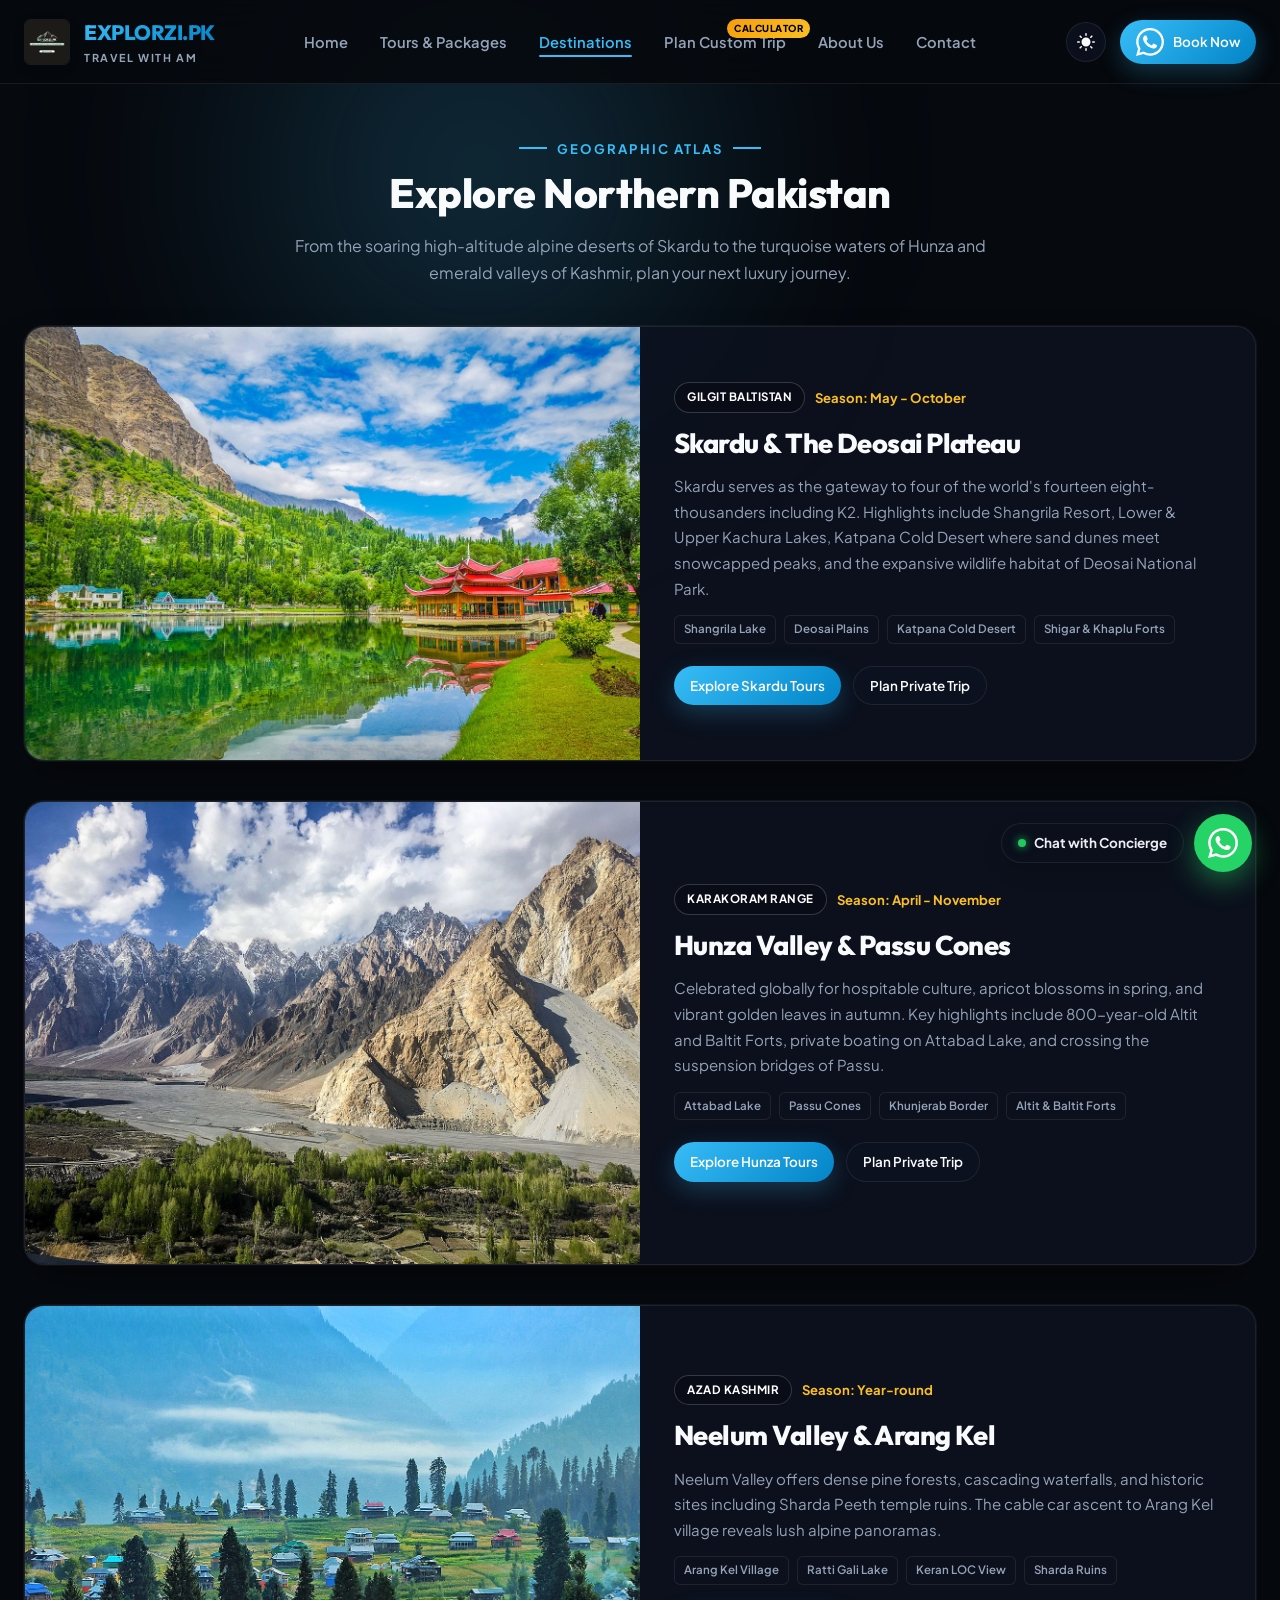
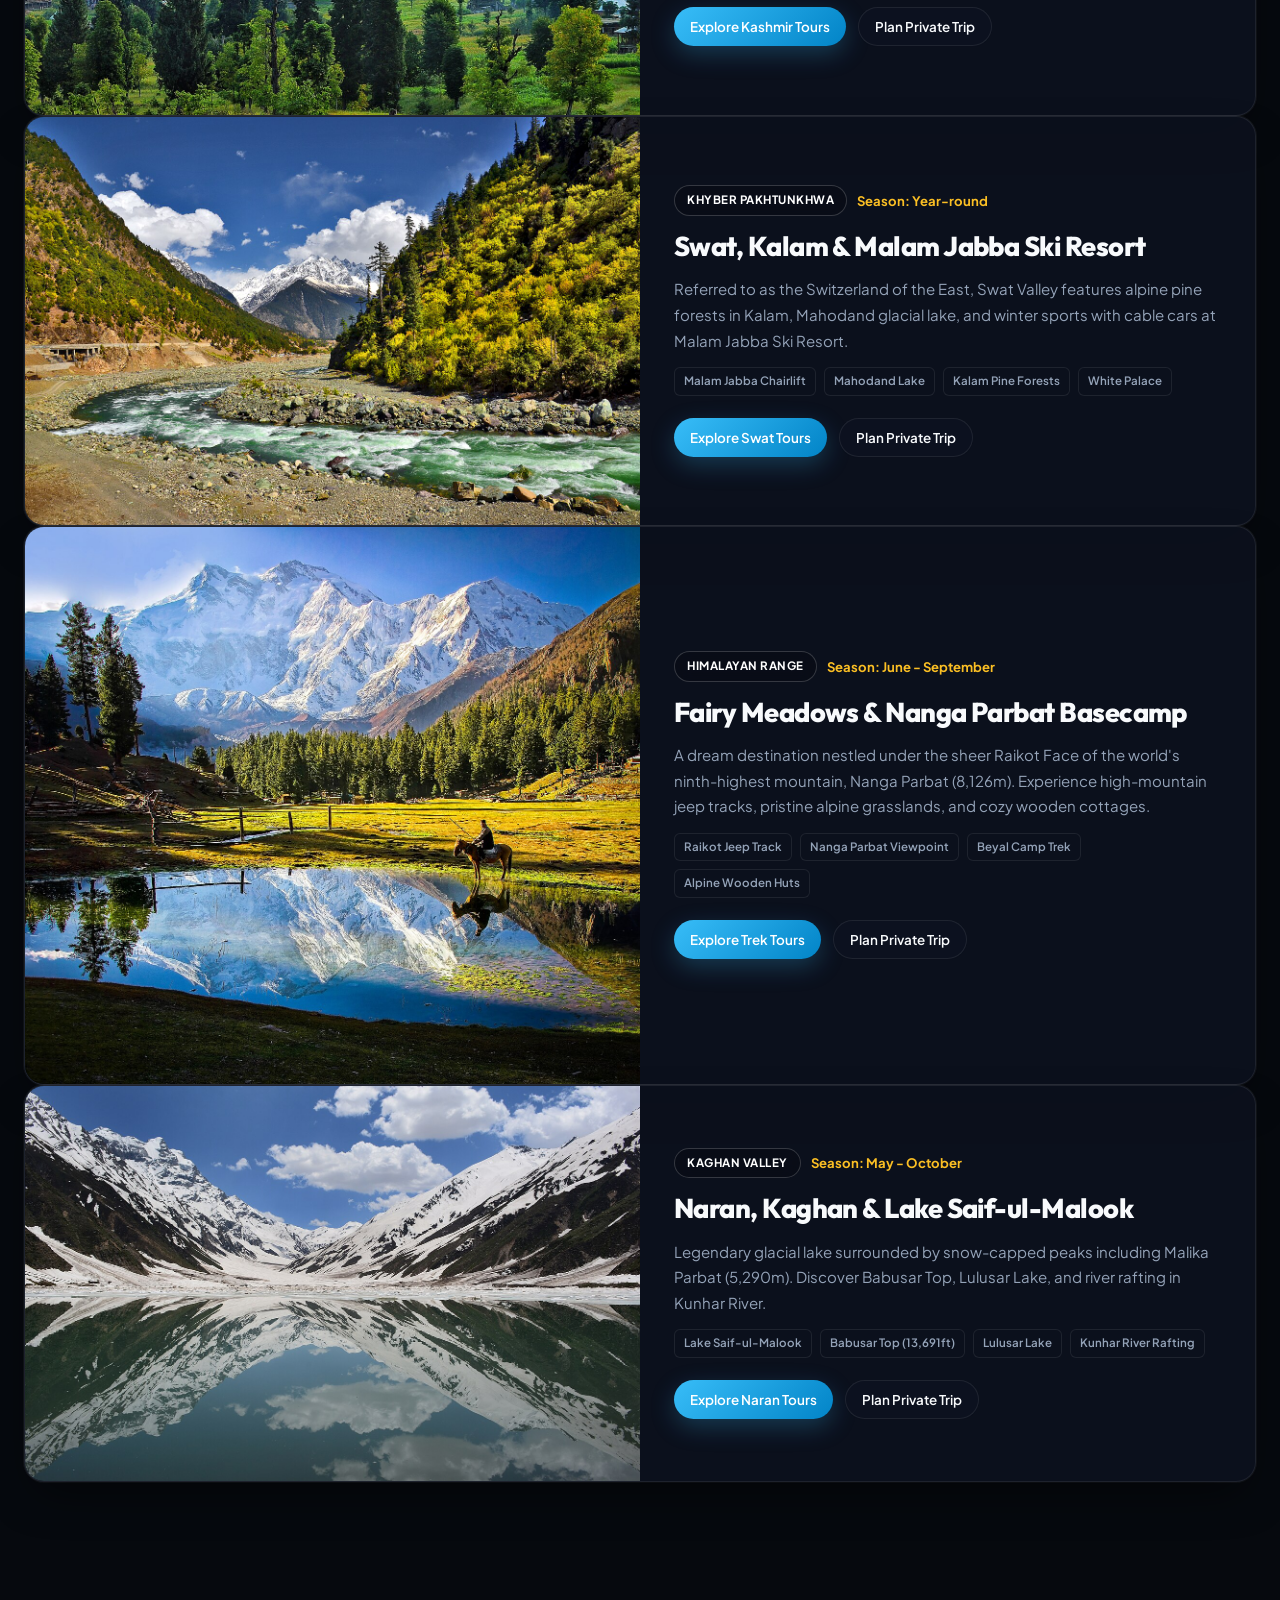
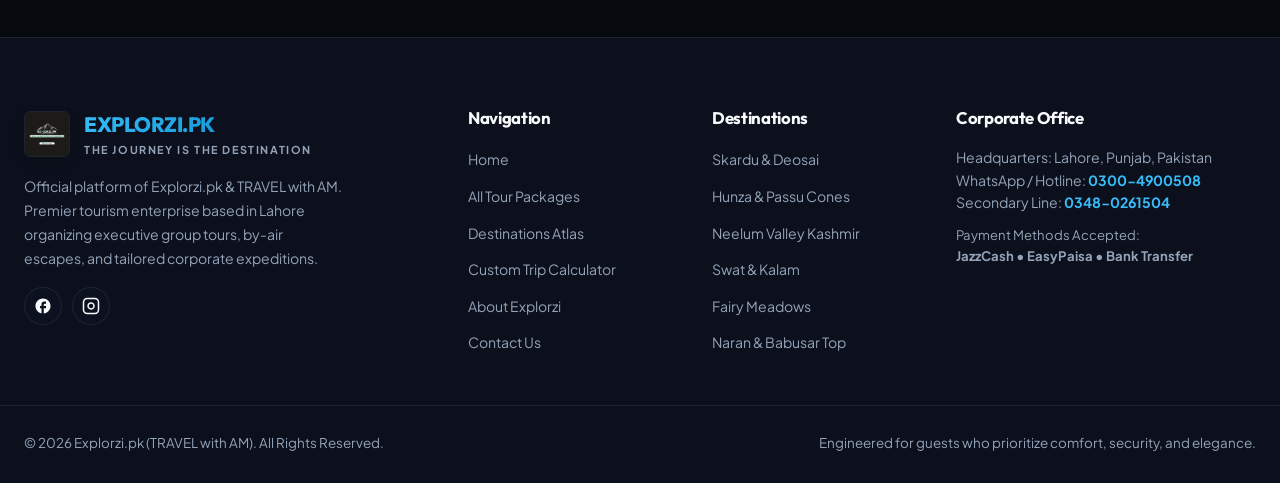
<file: destinations.html>
<!DOCTYPE html>
<html lang="en" data-theme="dark">
<head>
  <meta charset="UTF-8">
  <script>
    (function() {
      try {
        var saved = localStorage.getItem('explorzi-theme');
        var theme = saved ? saved : 'dark';
        document.documentElement.setAttribute('data-theme', theme);
      } catch (e) {
        document.documentElement.setAttribute('data-theme', 'dark');
      }
    })();
  </script>
  <meta name="viewport" content="width=device-width, initial-scale=1.0">
  <title>Destinations Atlas - Explorzi.pk | TRAVEL with AM</title>
  <link rel="icon" type="image/x-icon" href="favicon.ico">
  <link rel="icon" type="image/png" sizes="32x32" href="assets/images/favicon-32x32.png">
  <link rel="icon" type="image/png" sizes="192x192" href="assets/images/favicon-192x192.png">
  <link rel="apple-touch-icon" sizes="180x180" href="assets/images/apple-touch-icon.png">
  <link rel="shortcut icon" href="assets/images/logo.png" type="image/png">
  <link rel="stylesheet" href="assets/css/style.css">
</head>
<body>

  <!-- Navigation Bar -->
  <nav class="navbar">
    <div class="container nav-container">
      <a href="index.html" class="nav-brand">
        <img src="assets/images/logo.png" alt="Explorzi.pk Logo" class="brand-logo">
        <div class="brand-text">
          <span class="brand-title">EXPLORZI.PK</span>
          <span class="brand-subtitle">TRAVEL WITH AM</span>
        </div>
      </a>

      <ul class="nav-links">
        <li><a href="index.html" class="nav-link ">Home</a></li>
        <li><a href="tours.html" class="nav-link ">Tours & Packages</a></li>
        <li><a href="destinations.html" class="nav-link active">Destinations</a></li>
        <li class="nav-badge-link">
          <a href="custom-trip.html" class="nav-link ">Plan Custom Trip</a>
          <span class="nav-badge">Calculator</span>
        </li>
        <li><a href="about.html" class="nav-link ">About Us</a></li>
        <li><a href="contact.html" class="nav-link ">Contact</a></li>
      </ul>

      <div class="nav-actions">
        <button class="theme-toggle-btn" aria-label="Toggle Theme"></button>
        <a href="https://wa.me/923004900508?text=Assalam-o-Alaikum%20Explorzi.pk!%20I%20would%20like%20to%20inquire%20about%20your%20tours." target="_blank" class="btn btn-primary btn-sm">
          <svg viewBox="0 0 24 24" width="28" height="28" fill="currentColor"><path d="M17.472 14.382c-.297-.149-1.758-.867-2.03-.967-.273-.099-.471-.148-.67.15-.197.297-.767.966-.94 1.164-.173.199-.347.223-.644.075-.297-.15-1.255-.463-2.39-1.475-.883-.788-1.48-1.761-1.653-2.059-.173-.297-.018-.458.13-.606.134-.133.298-.347.446-.52.149-.174.198-.298.298-.497.099-.198.05-.371-.025-.52-.075-.149-.669-1.612-.916-2.207-.242-.579-.487-.5-.669-.51-.173-.008-.371-.01-.57-.01-.198 0-.52.074-.792.372-.272.297-1.04 1.016-1.04 2.479 0 1.462 1.065 2.875 1.213 3.074.149.198 2.096 3.2 5.077 4.487.709.306 1.262.489 1.694.625.712.227 1.36.195 1.871.118.571-.085 1.758-.719 2.006-1.413.248-.694.248-1.289.173-1.413-.074-.124-.272-.198-.57-.347m-5.421 7.403h-.004a9.87 9.87 0 01-5.031-1.378l-.361-.214-3.741.982.998-3.648-.235-.374a9.86 9.86 0 01-1.51-5.26c.001-5.45 4.436-9.884 9.888-9.884 2.64 0 5.122 1.03 6.988 2.898a9.825 9.825 0 012.893 6.994c-.003 5.45-4.437 9.884-9.885 9.884m8.413-18.297A11.815 11.815 0 0012.05 0C5.495 0 .16 5.335.157 11.892c0 2.096.547 4.142 1.588 5.945L.057 24l6.305-1.654a11.882 11.882 0 005.683 1.448h.005c6.554 0 11.89-5.335 11.893-11.893a11.82 11.82 0 00-3.48-8.413z"/></svg>
          Book Now
        </a>
        <button class="mobile-nav-toggle" aria-label="Open Mobile Menu">
          <svg viewBox="0 0 24 24" fill="none" stroke="currentColor" stroke-width="2"><line x1="3" y1="12" x2="21" y2="12"></line><line x1="3" y1="6" x2="21" y2="6"></line><line x1="3" y1="18" x2="21" y2="18"></line></svg>
        </button>
      </div>
    </div>
  </nav>

  <!-- Mobile Drawer -->
  <div class="mobile-menu-overlay"></div>
  <aside class="mobile-menu">
    <div class="mobile-menu-header">
      <div class="nav-brand">
        <img src="assets/images/logo.png" alt="Explorzi Logo" style="height: 38px;">
        <span class="brand-title">EXPLORZI</span>
      </div>
      <button class="mobile-menu-close" aria-label="Close Menu" style="background:none;border:none;color:var(--text-main);cursor:pointer;">
        <svg width="22" height="22" viewBox="0 0 24 24" fill="none" stroke="currentColor" stroke-width="2"><line x1="18" y1="6" x2="6" y2="18"></line><line x1="6" y1="6" x2="18" y2="18"></line></svg>
      </button>
    </div>
    <ul class="mobile-menu-links">
      <li><a href="index.html" class="mobile-menu-link ">Home</a></li>
      <li><a href="tours.html" class="mobile-menu-link ">Tours & Packages</a></li>
      <li><a href="destinations.html" class="mobile-menu-link active">Destinations</a></li>
      <li><a href="custom-trip.html" class="mobile-menu-link ">Plan Custom Trip</a></li>
      <li><a href="about.html" class="mobile-menu-link ">About Us</a></li>
      <li><a href="contact.html" class="mobile-menu-link ">Contact</a></li>
    </ul>
    <div>
      <a href="https://wa.me/923004900508" target="_blank" class="btn btn-primary" style="width: 100%;">
        WhatsApp: 0300-4900508
      </a>
    </div>
  </aside>

  <div style="padding-top: 130px; padding-bottom: 30px; text-align: center;">
    <div class="container">
      <span class="hero-eyebrow" style="justify-content: center; margin-bottom: 10px;">
        <span class="hero-eyebrow-line"></span>
        <span>GEOGRAPHIC ATLAS</span>
        <span class="hero-eyebrow-line"></span>
      </span>
      <h1 class="section-title">Explore Northern Pakistan</h1>
      <p class="section-description" style="max-width: 720px; margin: 0 auto;">
        From the soaring high-altitude alpine deserts of Skardu to the turquoise waters of Hunza and emerald valleys of Kashmir, plan your next luxury journey.
      </p>
    </div>
  </div>

  <section class="section" style="padding-top: 10px;">
    <div class="container" style="display: flex; flex-direction: column; gap: 40px;">
      <!-- Destination 1: Skardu -->
      <div class="card-3d-wrapper">
        <div class="card-3d" style="display: grid; grid-template-columns: repeat(auto-fit, minmax(320px, 1fr));">
            <div class="card-glare"></div>
          <div style="height: 100%; min-height: 300px;">
            <img src="assets/images/destinations/skardu-shangrila.jpg" alt="Authentic Shangrila Resort Skardu" style="width: 100%; height: 100%; object-fit: cover;">
          </div>
          <div style="padding: 34px; display: flex; flex-direction: column; justify-content: center; gap: 14px;">
            <div style="display: flex; gap: 10px; align-items: center;">
              <span class="tour-category-tag" style="position: static;">GILGIT BALTISTAN</span>
              <span style="font-size: 0.82rem; color: var(--accent-gold); font-weight: 700;">Season: May - October</span>
            </div>
            <h2 style="font-size: 1.7rem; font-weight: 800;">Skardu & The Deosai Plateau</h2>
            <p style="color: var(--text-muted); font-size: 0.94rem; line-height: 1.7;">
              Skardu serves as the gateway to four of the world's fourteen eight-thousanders including K2. Highlights include Shangrila Resort, Lower & Upper Kachura Lakes, Katpana Cold Desert where sand dunes meet snowcapped peaks, and the expansive wildlife habitat of Deosai National Park.
            </p>
            <div style="display: flex; gap: 8px; flex-wrap: wrap;">
              <span class="highlight-chip">Shangrila Lake</span>
              <span class="highlight-chip">Deosai Plains</span>
              <span class="highlight-chip">Katpana Cold Desert</span>
              <span class="highlight-chip">Shigar & Khaplu Forts</span>
            </div>
            <div style="margin-top: 8px; display: flex; gap: 12px;">
              <a href="tours.html" class="btn btn-primary btn-sm">Explore Skardu Tours</a>
              <a href="custom-trip.html" class="btn btn-secondary btn-sm">Plan Private Trip</a>
            </div>
          </div>
        </div>
      </div>

      <!-- Destination 2: Hunza Valley -->
      <div class="card-3d-wrapper">
        <div class="card-3d" style="display: grid; grid-template-columns: repeat(auto-fit, minmax(320px, 1fr));">
            <div class="card-glare"></div>
          <div style="height: 100%; min-height: 300px;">
            <img src="assets/images/destinations/hunza-passu.jpg" alt="Authentic Passu Cones Hunza" style="width: 100%; height: 100%; object-fit: cover;">
          </div>
          <div style="padding: 34px; display: flex; flex-direction: column; justify-content: center; gap: 14px;">
            <div style="display: flex; gap: 10px; align-items: center;">
              <span class="tour-category-tag" style="position: static;">KARAKORAM RANGE</span>
              <span style="font-size: 0.82rem; color: var(--accent-gold); font-weight: 700;">Season: April - November</span>
            </div>
            <h2 style="font-size: 1.7rem; font-weight: 800;">Hunza Valley & Passu Cones</h2>
            <p style="color: var(--text-muted); font-size: 0.94rem; line-height: 1.7;">
              Celebrated globally for hospitable culture, apricot blossoms in spring, and vibrant golden leaves in autumn. Key highlights include 800-year-old Altit and Baltit Forts, private boating on Attabad Lake, and crossing the suspension bridges of Passu.
            </p>
            <div style="display: flex; gap: 8px; flex-wrap: wrap;">
              <span class="highlight-chip">Attabad Lake</span>
              <span class="highlight-chip">Passu Cones</span>
              <span class="highlight-chip">Khunjerab Border</span>
              <span class="highlight-chip">Altit & Baltit Forts</span>
            </div>
            <div style="margin-top: 8px; display: flex; gap: 12px;">
              <a href="tours.html" class="btn btn-primary btn-sm">Explore Hunza Tours</a>
              <a href="custom-trip.html" class="btn btn-secondary btn-sm">Plan Private Trip</a>
            </div>
          </div>
        </div>
      </div>

      <!-- Destination 3: Neelum Valley Kashmir -->
      <div class="card-3d-wrapper">
        <div class="card-3d" style="display: grid; grid-template-columns: repeat(auto-fit, minmax(320px, 1fr));">
            <div class="card-glare"></div>
          <div style="height: 100%; min-height: 300px;">
            <img src="assets/images/destinations/arang-kel.jpg" alt="Authentic Arang Kel Village Neelum Kashmir" style="width: 100%; height: 100%; object-fit: cover;">
          </div>
          <div style="padding: 34px; display: flex; flex-direction: column; justify-content: center; gap: 14px;">
            <div style="display: flex; gap: 10px; align-items: center;">
              <span class="tour-category-tag" style="position: static;">AZAD KASHMIR</span>
              <span style="font-size: 0.82rem; color: var(--accent-gold); font-weight: 700;">Season: Year-round</span>
            </div>
            <h2 style="font-size: 1.7rem; font-weight: 800;">Neelum Valley & Arang Kel</h2>
            <p style="color: var(--text-muted); font-size: 0.94rem; line-height: 1.7;">
              Neelum Valley offers dense pine forests, cascading waterfalls, and historic sites including Sharda Peeth temple ruins. The cable car ascent to Arang Kel village reveals lush alpine panoramas.
            </p>
            <div style="display: flex; gap: 8px; flex-wrap: wrap;">
              <span class="highlight-chip">Arang Kel Village</span>
              <span class="highlight-chip">Ratti Gali Lake</span>
              <span class="highlight-chip">Keran LOC View</span>
              <span class="highlight-chip">Sharda Ruins</span>
            </div>
            <div style="margin-top: 8px; display: flex; gap: 12px;">
              <a href="tours.html" class="btn btn-primary btn-sm">Explore Kashmir Tours</a>
              <a href="custom-trip.html" class="btn btn-secondary btn-sm">Plan Private Trip</a>
            </div>
          </div>
        </div>

      <!-- Destination 4: Swat & Kalam Valley -->
      <div class="card-3d-wrapper">
        <div class="card-3d" style="display: grid; grid-template-columns: repeat(auto-fit, minmax(320px, 1fr));">
            <div class="card-glare"></div>
          <div style="height: 100%; min-height: 300px;">
            <img src="assets/images/destinations/swat-kalam.jpg" alt="Authentic Kalam Swat Valley" style="width: 100%; height: 100%; object-fit: cover;">
          </div>
          <div style="padding: 34px; display: flex; flex-direction: column; justify-content: center; gap: 14px;">
            <div style="display: flex; gap: 10px; align-items: center;">
              <span class="tour-category-tag" style="position: static;">KHYBER PAKHTUNKHWA</span>
              <span style="font-size: 0.82rem; color: var(--accent-gold); font-weight: 700;">Season: Year-round</span>
            </div>
            <h2 style="font-size: 1.7rem; font-weight: 800;">Swat, Kalam & Malam Jabba Ski Resort</h2>
            <p style="color: var(--text-muted); font-size: 0.94rem; line-height: 1.7;">
              Referred to as the Switzerland of the East, Swat Valley features alpine pine forests in Kalam, Mahodand glacial lake, and winter sports with cable cars at Malam Jabba Ski Resort.
            </p>
            <div style="display: flex; gap: 8px; flex-wrap: wrap;">
              <span class="highlight-chip">Malam Jabba Chairlift</span>
              <span class="highlight-chip">Mahodand Lake</span>
              <span class="highlight-chip">Kalam Pine Forests</span>
              <span class="highlight-chip">White Palace</span>
            </div>
            <div style="margin-top: 8px; display: flex; gap: 12px;">
              <a href="tours.html" class="btn btn-primary btn-sm">Explore Swat Tours</a>
              <a href="custom-trip.html" class="btn btn-secondary btn-sm">Plan Private Trip</a>
            </div>
          </div>
        </div>
      </div>

      <!-- Destination 5: Fairy Meadows & Nanga Parbat -->
      <div class="card-3d-wrapper">
        <div class="card-3d" style="display: grid; grid-template-columns: repeat(auto-fit, minmax(320px, 1fr));">
            <div class="card-glare"></div>
          <div style="height: 100%; min-height: 300px;">
            <img src="assets/images/destinations/fairy-meadows.jpg" alt="Authentic Nanga Parbat Killer Mountain" style="width: 100%; height: 100%; object-fit: cover;">
          </div>
          <div style="padding: 34px; display: flex; flex-direction: column; justify-content: center; gap: 14px;">
            <div style="display: flex; gap: 10px; align-items: center;">
              <span class="tour-category-tag" style="position: static;">HIMALAYAN RANGE</span>
              <span style="font-size: 0.82rem; color: var(--accent-gold); font-weight: 700;">Season: June - September</span>
            </div>
            <h2 style="font-size: 1.7rem; font-weight: 800;">Fairy Meadows & Nanga Parbat Basecamp</h2>
            <p style="color: var(--text-muted); font-size: 0.94rem; line-height: 1.7;">
              A dream destination nestled under the sheer Raikot Face of the world's ninth-highest mountain, Nanga Parbat (8,126m). Experience high-mountain jeep tracks, pristine alpine grasslands, and cozy wooden cottages.
            </p>
            <div style="display: flex; gap: 8px; flex-wrap: wrap;">
              <span class="highlight-chip">Raikot Jeep Track</span>
              <span class="highlight-chip">Nanga Parbat Viewpoint</span>
              <span class="highlight-chip">Beyal Camp Trek</span>
              <span class="highlight-chip">Alpine Wooden Huts</span>
            </div>
            <div style="margin-top: 8px; display: flex; gap: 12px;">
              <a href="tours.html" class="btn btn-primary btn-sm">Explore Trek Tours</a>
              <a href="custom-trip.html" class="btn btn-secondary btn-sm">Plan Private Trip</a>
            </div>
          </div>
        </div>
      </div>

      <!-- Destination 6: Naran & Lake Saif-ul-Malook -->
      <div class="card-3d-wrapper">
        <div class="card-3d" style="display: grid; grid-template-columns: repeat(auto-fit, minmax(320px, 1fr));">
            <div class="card-glare"></div>
          <div style="height: 100%; min-height: 300px;">
            <img src="assets/images/destinations/naran-saifulmalook.jpg" alt="Authentic Lake Saif-ul-Malook" style="width: 100%; height: 100%; object-fit: cover;">
          </div>
          <div style="padding: 34px; display: flex; flex-direction: column; justify-content: center; gap: 14px;">
            <div style="display: flex; gap: 10px; align-items: center;">
              <span class="tour-category-tag" style="position: static;">KAGHAN VALLEY</span>
              <span style="font-size: 0.82rem; color: var(--accent-gold); font-weight: 700;">Season: May - October</span>
            </div>
            <h2 style="font-size: 1.7rem; font-weight: 800;">Naran, Kaghan & Lake Saif-ul-Malook</h2>
            <p style="color: var(--text-muted); font-size: 0.94rem; line-height: 1.7;">
              Legendary glacial lake surrounded by snow-capped peaks including Malika Parbat (5,290m). Discover Babusar Top, Lulusar Lake, and river rafting in Kunhar River.
            </p>
            <div style="display: flex; gap: 8px; flex-wrap: wrap;">
              <span class="highlight-chip">Lake Saif-ul-Malook</span>
              <span class="highlight-chip">Babusar Top (13,691ft)</span>
              <span class="highlight-chip">Lulusar Lake</span>
              <span class="highlight-chip">Kunhar River Rafting</span>
            </div>
            <div style="margin-top: 8px; display: flex; gap: 12px;">
              <a href="tours.html" class="btn btn-primary btn-sm">Explore Naran Tours</a>
              <a href="custom-trip.html" class="btn btn-secondary btn-sm">Plan Private Trip</a>
            </div>
          </div>
        </div>
      </div>
      </div>
    </div>
  </section>

  <!-- Booking Modal -->
  <div id="booking-modal" class="modal-overlay">
    <div class="modal-content">
      <button class="modal-close-btn" aria-label="Close Modal">&times;</button>
      <div style="margin-bottom: 20px;">
        <span class="tour-category-tag" style="position: static; display: inline-block; margin-bottom: 8px;">RESERVATION REQUEST</span>
        <h3 id="modal-tour-title" style="font-size: 1.4rem; margin-bottom: 4px;">Tour Reservation</h3>
        <div style="display: flex; gap: 14px; font-weight: 700; color: var(--accent-gold); font-size: 0.95rem;">
          <span id="modal-tour-price">PKR 0</span>
          <span>/</span>
          <span id="modal-tour-days">5 Days</span>
        </div>
      </div>

      <form id="modal-booking-form">
        <input type="hidden" id="modal-input-tour" value="">
        <div class="calc-group" style="margin-bottom: 12px;">
          <label>Full Name</label>
          <input type="text" id="modal-input-name" class="calc-control" placeholder="e.g. Muhammad Ali" required>
        </div>
        <div class="calc-group" style="margin-bottom: 12px;">
          <label>WhatsApp / Mobile Number</label>
          <input type="tel" id="modal-input-phone" class="calc-control" placeholder="0300 1234567" required>
        </div>
        <div style="display: grid; grid-template-columns: 1fr 1fr; gap: 12px; margin-bottom: 18px;">
          <div class="calc-group">
            <label>Number of Seats</label>
            <input type="number" id="modal-input-seats" class="calc-control" value="1" min="1" max="50" required>
          </div>
          <div class="calc-group">
            <label>Departure City</label>
            <select id="modal-input-city" class="calc-control">
              <option value="Lahore">Lahore (Thokar / Kalma Chowk)</option>
              <option value="Islamabad">Islamabad / Rawalpindi</option>
              <option value="Karachi">Karachi (Transit via ISB)</option>
              <option value="Faisalabad">Faisalabad</option>
            </select>
          </div>
        </div>
        <button type="submit" class="btn btn-primary" style="width: 100%; padding: 14px;">
          Confirm & Send Reservation to WhatsApp
        </button>
        <p style="font-size: 0.78rem; color: var(--text-muted); text-align: center; margin-top: 10px;">
          Advance seat reservation deposit is PKR 2,000 - 3,000 per person. Remaining balance is cleared upon departure.
        </p>
      </form>
    </div>
  </div>

  <!-- OFFICIAL WHATSAPP FLOATING WIDGET -->
  <a href="https://wa.me/923004900508?text=Assalam-o-Alaikum%20Explorzi.pk!%20I%20would%20like%20to%20inquire%20about%20your%20tours." target="_blank" class="whatsapp-widget" aria-label="Chat on WhatsApp">
    <div class="whatsapp-chip">
      <span class="whatsapp-dot"></span>
      <span>Chat with Concierge</span>
    </div>
    <div class="whatsapp-official-btn">
      <svg viewBox="0 0 24 24" width="28" height="28" fill="currentColor"><path d="M17.472 14.382c-.297-.149-1.758-.867-2.03-.967-.273-.099-.471-.148-.67.15-.197.297-.767.966-.94 1.164-.173.199-.347.223-.644.075-.297-.15-1.255-.463-2.39-1.475-.883-.788-1.48-1.761-1.653-2.059-.173-.297-.018-.458.13-.606.134-.133.298-.347.446-.52.149-.174.198-.298.298-.497.099-.198.05-.371-.025-.52-.075-.149-.669-1.612-.916-2.207-.242-.579-.487-.5-.669-.51-.173-.008-.371-.01-.57-.01-.198 0-.52.074-.792.372-.272.297-1.04 1.016-1.04 2.479 0 1.462 1.065 2.875 1.213 3.074.149.198 2.096 3.2 5.077 4.487.709.306 1.262.489 1.694.625.712.227 1.36.195 1.871.118.571-.085 1.758-.719 2.006-1.413.248-.694.248-1.289.173-1.413-.074-.124-.272-.198-.57-.347m-5.421 7.403h-.004a9.87 9.87 0 01-5.031-1.378l-.361-.214-3.741.982.998-3.648-.235-.374a9.86 9.86 0 01-1.51-5.26c.001-5.45 4.436-9.884 9.888-9.884 2.64 0 5.122 1.03 6.988 2.898a9.825 9.825 0 012.893 6.994c-.003 5.45-4.437 9.884-9.885 9.884m8.413-18.297A11.815 11.815 0 0012.05 0C5.495 0 .16 5.335.157 11.892c0 2.096.547 4.142 1.588 5.945L.057 24l6.305-1.654a11.882 11.882 0 005.683 1.448h.005c6.554 0 11.89-5.335 11.893-11.893a11.82 11.82 0 00-3.48-8.413z"/></svg>
    </div>
  </a>

  <!-- Footer -->
  <footer class="footer">
    <div class="container footer-grid">
      <div class="footer-brand">
        <a href="index.html" class="nav-brand">
          <img src="assets/images/logo.png" alt="Explorzi Logo" class="brand-logo">
          <div class="brand-text">
            <span class="brand-title">EXPLORZI.PK</span>
            <span class="brand-subtitle">THE JOURNEY IS THE DESTINATION</span>
          </div>
        </a>
        <p class="footer-desc">
          Official platform of Explorzi.pk & TRAVEL with AM. Premier tourism enterprise based in Lahore organizing executive group tours, by-air escapes, and tailored corporate expeditions.
        </p>
        <div class="social-links">
          <a href="https://www.facebook.com/explorzi.pk/" target="_blank" class="social-icon-btn" aria-label="Facebook">
            <svg width="18" height="18" viewBox="0 0 24 24" fill="currentColor"><path d="M22 12c0-5.52-4.48-10-10-10S2 6.48 2 12c0 4.84 3.44 8.87 8 9.8V15H8v-3h2V9.5C10 7.57 11.57 6 13.5 6H16v3h-2c-.55 0-1 .45-1 1v2h3v3h-3v6.95c5.05-.5 9-4.76 9-9.95z"/></svg>
          </a>
          <a href="https://instagram.com/explorzi.pk" target="_blank" class="social-icon-btn" aria-label="Instagram">
            <svg width="18" height="18" viewBox="0 0 24 24" fill="none" stroke="currentColor" stroke-width="2"><rect x="2" y="2" width="20" height="20" rx="5" ry="5"></rect><path d="M16 11.37A4 4 0 1 1 12.63 8 4 4 0 0 1 16 11.37z"></path><line x1="17.5" y1="6.5" x2="17.51" y2="6.5"></line></svg>
          </a>
        </div>
      </div>

      <div>
        <h4 class="footer-heading">Navigation</h4>
        <ul class="footer-links">
          <li><a href="index.html">Home</a></li>
          <li><a href="tours.html">All Tour Packages</a></li>
          <li><a href="destinations.html">Destinations Atlas</a></li>
          <li><a href="custom-trip.html">Custom Trip Calculator</a></li>
          <li><a href="about.html">About Explorzi</a></li>
          <li><a href="contact.html">Contact Us</a></li>
        </ul>
      </div>

      <div>
        <h4 class="footer-heading">Destinations</h4>
        <ul class="footer-links">
          <li><a href="tours.html?region=skardu">Skardu & Deosai</a></li>
          <li><a href="tours.html?region=hunza">Hunza & Passu Cones</a></li>
          <li><a href="tours.html?region=kashmir">Neelum Valley Kashmir</a></li>
          <li><a href="tours.html?region=swat">Swat & Kalam</a></li>
          <li><a href="tours.html?region=fairy-meadows">Fairy Meadows</a></li>
          <li><a href="tours.html?region=naran">Naran & Babusar Top</a></li>
        </ul>
      </div>

      <div>
        <h4 class="footer-heading">Corporate Office</h4>
        <p style="font-size: 0.88rem; color: var(--text-muted); margin-bottom: 10px; line-height: 1.6;">
          Headquarters: Lahore, Punjab, Pakistan<br>
          WhatsApp / Hotline: <a href="tel:03004900508" style="color:var(--primary); font-weight:700;">0300-4900508</a><br>
          Secondary Line: <a href="tel:03480261504" style="color:var(--primary); font-weight:700;">0348-0261504</a>
        </p>
        <p style="font-size: 0.82rem; color: var(--text-muted);">
          Payment Methods Accepted:<br>
          <strong>JazzCash • EasyPaisa • Bank Transfer</strong>
        </p>
      </div>
    </div>

    <div class="container footer-bottom">
      <div>&copy; 2026 Explorzi.pk (TRAVEL with AM). All Rights Reserved.</div>
      <div>Engineered for guests who prioritize comfort, security, and elegance.</div>
    </div>
  </footer>

  <script src="assets/js/main.js"></script>
</body>
</html>
</file>
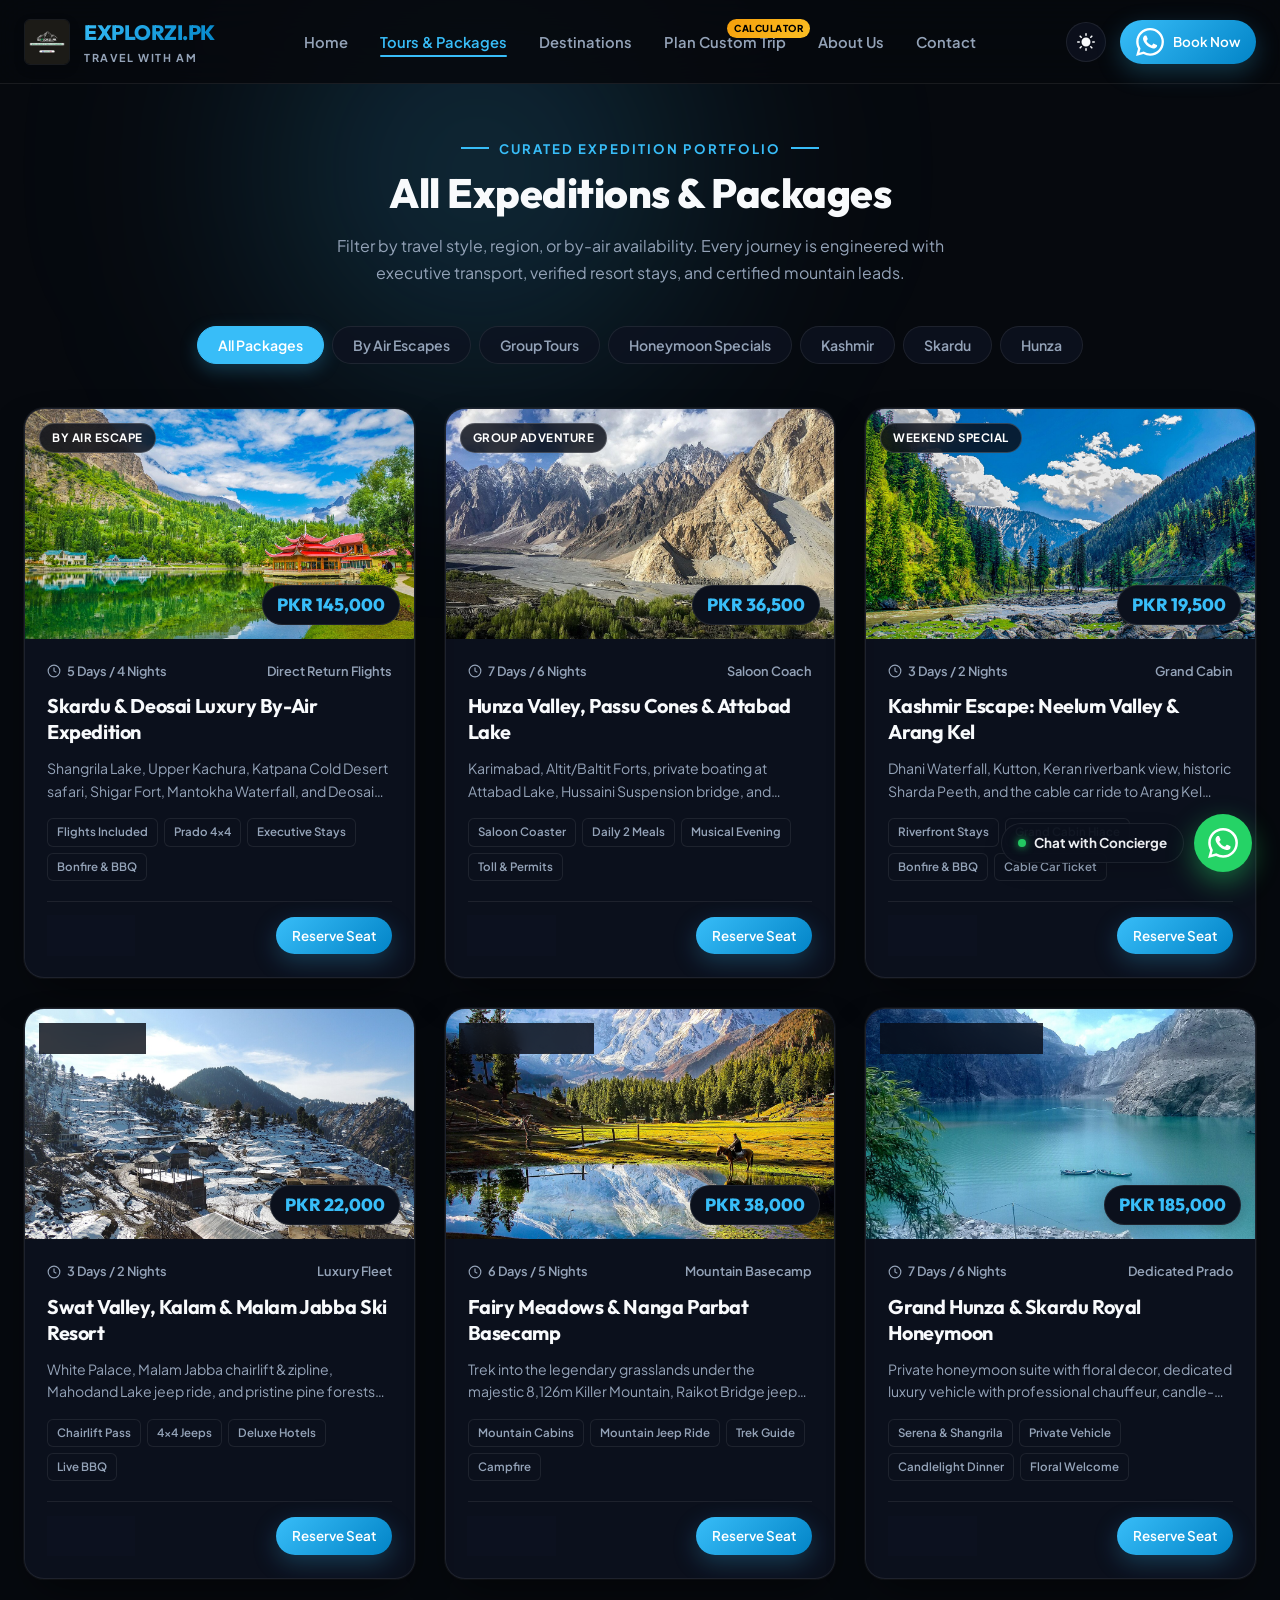
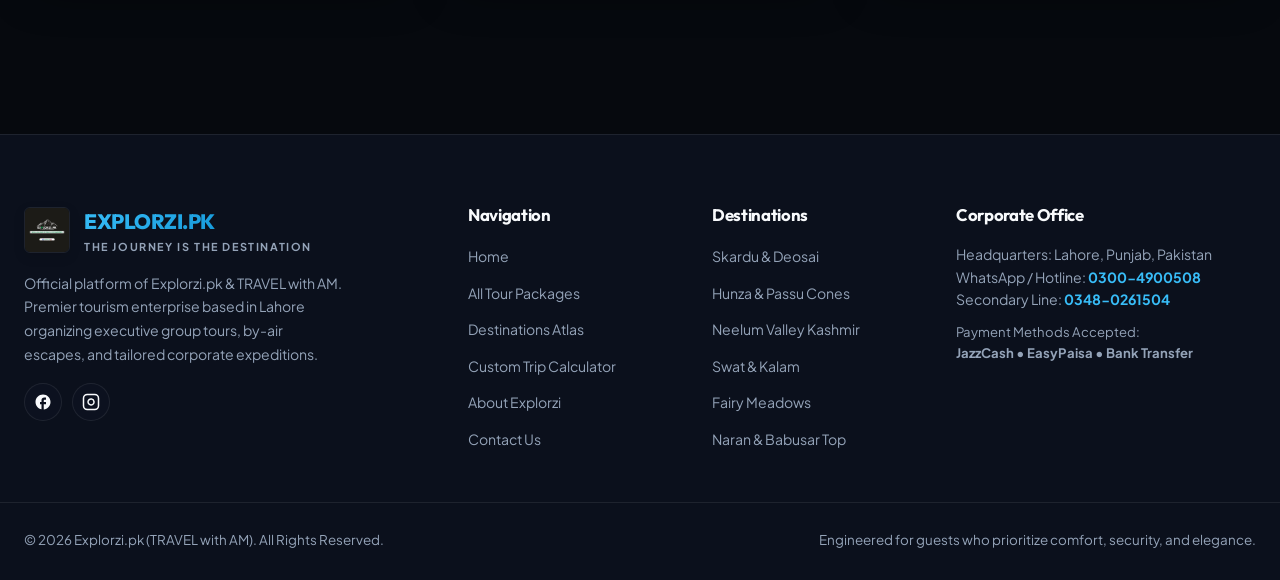
<file: tours.html>
<!DOCTYPE html>
<html lang="en" data-theme="dark">
<head>
  <meta charset="UTF-8">
  <script>
    (function() {
      try {
        var saved = localStorage.getItem('explorzi-theme');
        var theme = saved ? saved : 'dark';
        document.documentElement.setAttribute('data-theme', theme);
      } catch (e) {
        document.documentElement.setAttribute('data-theme', 'dark');
      }
    })();
  </script>
  <meta name="viewport" content="width=device-width, initial-scale=1.0">
  <title>Curated Expeditions - Explorzi.pk | TRAVEL with AM</title>
  <link rel="icon" type="image/x-icon" href="favicon.ico">
  <link rel="icon" type="image/png" sizes="32x32" href="assets/images/favicon-32x32.png">
  <link rel="icon" type="image/png" sizes="192x192" href="assets/images/favicon-192x192.png">
  <link rel="apple-touch-icon" sizes="180x180" href="assets/images/apple-touch-icon.png">
  <link rel="shortcut icon" href="assets/images/logo.png" type="image/png">
  <link rel="stylesheet" href="assets/css/style.css">
</head>
<body>

  <!-- Navigation Bar -->
  <nav class="navbar">
    <div class="container nav-container">
      <a href="index.html" class="nav-brand">
        <img src="assets/images/logo.png" alt="Explorzi.pk Logo" class="brand-logo">
        <div class="brand-text">
          <span class="brand-title">EXPLORZI.PK</span>
          <span class="brand-subtitle">TRAVEL WITH AM</span>
        </div>
      </a>

      <ul class="nav-links">
        <li><a href="index.html" class="nav-link ">Home</a></li>
        <li><a href="tours.html" class="nav-link active">Tours & Packages</a></li>
        <li><a href="destinations.html" class="nav-link ">Destinations</a></li>
        <li class="nav-badge-link">
          <a href="custom-trip.html" class="nav-link ">Plan Custom Trip</a>
          <span class="nav-badge">Calculator</span>
        </li>
        <li><a href="about.html" class="nav-link ">About Us</a></li>
        <li><a href="contact.html" class="nav-link ">Contact</a></li>
      </ul>

      <div class="nav-actions">
        <button class="theme-toggle-btn" aria-label="Toggle Theme"></button>
        <a href="https://wa.me/923004900508?text=Assalam-o-Alaikum%20Explorzi.pk!%20I%20would%20like%20to%20inquire%20about%20your%20tours." target="_blank" class="btn btn-primary btn-sm">
          <svg viewBox="0 0 24 24" width="28" height="28" fill="currentColor"><path d="M17.472 14.382c-.297-.149-1.758-.867-2.03-.967-.273-.099-.471-.148-.67.15-.197.297-.767.966-.94 1.164-.173.199-.347.223-.644.075-.297-.15-1.255-.463-2.39-1.475-.883-.788-1.48-1.761-1.653-2.059-.173-.297-.018-.458.13-.606.134-.133.298-.347.446-.52.149-.174.198-.298.298-.497.099-.198.05-.371-.025-.52-.075-.149-.669-1.612-.916-2.207-.242-.579-.487-.5-.669-.51-.173-.008-.371-.01-.57-.01-.198 0-.52.074-.792.372-.272.297-1.04 1.016-1.04 2.479 0 1.462 1.065 2.875 1.213 3.074.149.198 2.096 3.2 5.077 4.487.709.306 1.262.489 1.694.625.712.227 1.36.195 1.871.118.571-.085 1.758-.719 2.006-1.413.248-.694.248-1.289.173-1.413-.074-.124-.272-.198-.57-.347m-5.421 7.403h-.004a9.87 9.87 0 01-5.031-1.378l-.361-.214-3.741.982.998-3.648-.235-.374a9.86 9.86 0 01-1.51-5.26c.001-5.45 4.436-9.884 9.888-9.884 2.64 0 5.122 1.03 6.988 2.898a9.825 9.825 0 012.893 6.994c-.003 5.45-4.437 9.884-9.885 9.884m8.413-18.297A11.815 11.815 0 0012.05 0C5.495 0 .16 5.335.157 11.892c0 2.096.547 4.142 1.588 5.945L.057 24l6.305-1.654a11.882 11.882 0 005.683 1.448h.005c6.554 0 11.89-5.335 11.893-11.893a11.82 11.82 0 00-3.48-8.413z"/></svg>
          Book Now
        </a>
        <button class="mobile-nav-toggle" aria-label="Open Mobile Menu">
          <svg viewBox="0 0 24 24" fill="none" stroke="currentColor" stroke-width="2"><line x1="3" y1="12" x2="21" y2="12"></line><line x1="3" y1="6" x2="21" y2="6"></line><line x1="3" y1="18" x2="21" y2="18"></line></svg>
        </button>
      </div>
    </div>
  </nav>

  <!-- Mobile Drawer -->
  <div class="mobile-menu-overlay"></div>
  <aside class="mobile-menu">
    <div class="mobile-menu-header">
      <div class="nav-brand">
        <img src="assets/images/logo.png" alt="Explorzi Logo" style="height: 38px;">
        <span class="brand-title">EXPLORZI</span>
      </div>
      <button class="mobile-menu-close" aria-label="Close Menu" style="background:none;border:none;color:var(--text-main);cursor:pointer;">
        <svg width="22" height="22" viewBox="0 0 24 24" fill="none" stroke="currentColor" stroke-width="2"><line x1="18" y1="6" x2="6" y2="18"></line><line x1="6" y1="6" x2="18" y2="18"></line></svg>
      </button>
    </div>
    <ul class="mobile-menu-links">
      <li><a href="index.html" class="mobile-menu-link ">Home</a></li>
      <li><a href="tours.html" class="mobile-menu-link active">Tours & Packages</a></li>
      <li><a href="destinations.html" class="mobile-menu-link ">Destinations</a></li>
      <li><a href="custom-trip.html" class="mobile-menu-link ">Plan Custom Trip</a></li>
      <li><a href="about.html" class="mobile-menu-link ">About Us</a></li>
      <li><a href="contact.html" class="mobile-menu-link ">Contact</a></li>
    </ul>
    <div>
      <a href="https://wa.me/923004900508" target="_blank" class="btn btn-primary" style="width: 100%;">
        WhatsApp: 0300-4900508
      </a>
    </div>
  </aside>

  <div style="padding-top: 130px; padding-bottom: 30px; text-align: center;">
    <div class="container">
      <span class="hero-eyebrow" style="justify-content: center; margin-bottom: 10px;">
        <span class="hero-eyebrow-line"></span>
        <span>CURATED EXPEDITION PORTFOLIO</span>
        <span class="hero-eyebrow-line"></span>
      </span>
      <h1 class="section-title">All Expeditions & Packages</h1>
      <p class="section-description" style="max-width: 680px; margin: 0 auto;">
        Filter by travel style, region, or by-air availability. Every journey is engineered with executive transport, verified resort stays, and certified mountain leads.
      </p>
    </div>
  </div>

  <section class="section" style="padding-top: 10px;">
    <div class="container">
      <!-- Filter Tabs (No Emojis) -->
      <div class="filter-tabs-wrap">
        <button class="filter-tab active" data-category="all">All Packages</button>
        <button class="filter-tab" data-category="by-air">By Air Escapes</button>
        <button class="filter-tab" data-category="group">Group Tours</button>
        <button class="filter-tab" data-category="honeymoon">Honeymoon Specials</button>
        <button class="filter-tab" data-category="kashmir">Kashmir</button>
        <button class="filter-tab" data-category="skardu">Skardu</button>
        <button class="filter-tab" data-category="hunza">Hunza</button>
      </div>

      <!-- Tours Grid -->
      <div class="tours-grid">
        <!-- 1. Skardu By Air -->
        <div class="card-3d-wrapper tour-card-item" data-category="by-air skardu honeymoon">
          <div class="card-3d">
            <div class="card-glare"></div>
            <div class="tour-card-image-wrap">
              <img src="assets/images/destinations/skardu-shangrila.jpg" alt="Shangrila Resort Skardu" class="tour-card-img">
              <span class="tour-category-tag">By Air Escape</span>
              <span class="tour-price-badge">PKR 145,000</span>
            </div>
            <div class="tour-card-body">
              <div class="tour-meta-row">
                <span class="tour-meta-item">
                  <svg width="14" height="14" viewBox="0 0 24 24" fill="none" stroke="currentColor" stroke-width="2"><circle cx="12" cy="12" r="10"></circle><polyline points="12 6 12 12 16 14"></polyline></svg>
                  5 Days / 4 Nights
                </span>
                <span class="tour-meta-item">Direct Return Flights</span>
              </div>
              <h3 class="tour-card-title">Skardu & Deosai Luxury By-Air Expedition</h3>
              <p class="tour-card-desc">
                Shangrila Lake, Upper Kachura, Katpana Cold Desert safari, Shigar Fort, Mantokha Waterfall, and Deosai National Park.
              </p>
              <div class="tour-highlights-list">
                <span class="highlight-chip">Flights Included</span>
                <span class="highlight-chip">Prado 4x4</span>
                <span class="highlight-chip">Executive Stays</span>
                <span class="highlight-chip">Bonfire & BBQ</span>
              </div>
              <div class="tour-card-footer">
                <a href="#" class="btn btn-secondary btn-sm open-tour-modal-btn" data-tour-title="Skardu Luxury By-Air Expedition" data-tour-price="PKR 145,000" data-tour-days="5 Days">Itinerary</a>
                <a href="#" class="btn btn-primary btn-sm open-tour-modal-btn" data-tour-title="Skardu Luxury By-Air Expedition" data-tour-price="PKR 145,000" data-tour-days="5 Days">Reserve Seat</a>
              </div>
            </div>
          </div>
        </div>

        <!-- 2. Hunza & Passu Cones -->
        <div class="card-3d-wrapper tour-card-item" data-category="group hunza">
          <div class="card-3d">
            <div class="card-glare"></div>
            <div class="tour-card-image-wrap">
              <img src="assets/images/destinations/hunza-passu.jpg" alt="Passu Cones Hunza Valley" class="tour-card-img">
              <span class="tour-category-tag">Group Adventure</span>
              <span class="tour-price-badge">PKR 36,500</span>
            </div>
            <div class="tour-card-body">
              <div class="tour-meta-row">
                <span class="tour-meta-item">
                  <svg width="14" height="14" viewBox="0 0 24 24" fill="none" stroke="currentColor" stroke-width="2"><circle cx="12" cy="12" r="10"></circle><polyline points="12 6 12 12 16 14"></polyline></svg>
                  7 Days / 6 Nights
                </span>
                <span class="tour-meta-item">Saloon Coach</span>
              </div>
              <h3 class="tour-card-title">Hunza Valley, Passu Cones & Attabad Lake</h3>
              <p class="tour-card-desc">
                Karimabad, Altit/Baltit Forts, private boating at Attabad Lake, Hussaini Suspension bridge, and Khunjerab Pass.
              </p>
              <div class="tour-highlights-list">
                <span class="highlight-chip">Saloon Coaster</span>
                <span class="highlight-chip">Daily 2 Meals</span>
                <span class="highlight-chip">Musical Evening</span>
                <span class="highlight-chip">Toll & Permits</span>
              </div>
              <div class="tour-card-footer">
                <a href="#" class="btn btn-secondary btn-sm open-tour-modal-btn" data-tour-title="Hunza & Passu Cones Signature Tour" data-tour-price="PKR 36,500" data-tour-days="7 Days">Itinerary</a>
                <a href="#" class="btn btn-primary btn-sm open-tour-modal-btn" data-tour-title="Hunza & Passu Cones Signature Tour" data-tour-price="PKR 36,500" data-tour-days="7 Days">Reserve Seat</a>
              </div>
            </div>
          </div>
        </div>

        <!-- 3. Neelum Valley Kashmir -->
        <div class="card-3d-wrapper tour-card-item" data-category="group kashmir honeymoon">
          <div class="card-3d">
            <div class="card-glare"></div>
            <div class="tour-card-image-wrap">
              <img src="assets/images/destinations/neelum-valley.jpg" alt="Neelum Valley Riverbank Azad Kashmir" class="tour-card-img">
              <span class="tour-category-tag">Weekend Special</span>
              <span class="tour-price-badge">PKR 19,500</span>
            </div>
            <div class="tour-card-body">
              <div class="tour-meta-row">
                <span class="tour-meta-item">
                  <svg width="14" height="14" viewBox="0 0 24 24" fill="none" stroke="currentColor" stroke-width="2"><circle cx="12" cy="12" r="10"></circle><polyline points="12 6 12 12 16 14"></polyline></svg>
                  3 Days / 2 Nights
                </span>
                <span class="tour-meta-item">Grand Cabin</span>
              </div>
              <h3 class="tour-card-title">Kashmir Escape: Neelum Valley & Arang Kel</h3>
              <p class="tour-card-desc">
                Dhani Waterfall, Kutton, Keran riverbank view, historic Sharda Peeth, and the cable car ride to Arang Kel village.
              </p>
              <div class="tour-highlights-list">
                <span class="highlight-chip">Riverfront Stays</span>
                <span class="highlight-chip">Grand Cabin Hiace</span>
                <span class="highlight-chip">Bonfire & BBQ</span>
                <span class="highlight-chip">Cable Car Ticket</span>
              </div>
              <div class="tour-card-footer">
                <a href="#" class="btn btn-secondary btn-sm open-tour-modal-btn" data-tour-title="Neelum Valley & Arang Kel Kashmir Escape" data-tour-price="PKR 19,500" data-tour-days="3 Days">Itinerary</a>
                <a href="#" class="btn btn-primary btn-sm open-tour-modal-btn" data-tour-title="Neelum Valley & Arang Kel Kashmir Escape" data-tour-price="PKR 19,500" data-tour-days="3 Days">Reserve Seat</a>
              </div>
            </div>
          </div>
        </div>

        <!-- 4. Swat, Kalam & Malam Jabba -->
        <div class="card-3d-wrapper tour-card-item" data-category="group kpk">
          <div class="card-3d">
            <div class="card-glare"></div>
            <div class="tour-card-image-wrap">
              <img src="assets/images/destinations/malam-jabba.jpg" alt="Malam Jabba Ski Resort Swat" class="tour-card-img">
              <span class="tour-category-tag">Group Tour</span>
              <span class="tour-price-badge">PKR 22,000</span>
            </div>
            <div class="tour-card-body">
              <div class="tour-meta-row">
                <span class="tour-meta-item">
                  <svg width="14" height="14" viewBox="0 0 24 24" fill="none" stroke="currentColor" stroke-width="2"><circle cx="12" cy="12" r="10"></circle><polyline points="12 6 12 12 16 14"></polyline></svg>
                  3 Days / 2 Nights
                </span>
                <span class="tour-meta-item">Luxury Fleet</span>
              </div>
              <h3 class="tour-card-title">Swat Valley, Kalam & Malam Jabba Ski Resort</h3>
              <p class="tour-card-desc">
                White Palace, Malam Jabba chairlift & zipline, Mahodand Lake jeep ride, and pristine pine forests of Ushu.
              </p>
              <div class="tour-highlights-list">
                <span class="highlight-chip">Chairlift Pass</span>
                <span class="highlight-chip">4x4 Jeeps</span>
                <span class="highlight-chip">Deluxe Hotels</span>
                <span class="highlight-chip">Live BBQ</span>
              </div>
              <div class="tour-card-footer">
                <a href="#" class="btn btn-secondary btn-sm open-tour-modal-btn" data-tour-title="Swat Valley & Malam Jabba Tour" data-tour-price="PKR 22,000" data-tour-days="3 Days">Itinerary</a>
                <a href="#" class="btn btn-primary btn-sm open-tour-modal-btn" data-tour-title="Swat Valley & Malam Jabba Tour" data-tour-price="PKR 22,000" data-tour-days="3 Days">Reserve Seat</a>
              </div>
            </div>
          </div>
        </div>

        <!-- 5. Fairy Meadows & Nanga Parbat -->
        <div class="card-3d-wrapper tour-card-item" data-category="group skardu">
          <div class="card-3d">
            <div class="card-glare"></div>
            <div class="tour-card-image-wrap">
              <img src="assets/images/destinations/fairy-meadows.jpg" alt="Nanga Parbat North Face from Fairy Meadows" class="tour-card-img">
              <span class="tour-category-tag">Adventure Trek</span>
              <span class="tour-price-badge">PKR 38,000</span>
            </div>
            <div class="tour-card-body">
              <div class="tour-meta-row">
                <span class="tour-meta-item">
                  <svg width="14" height="14" viewBox="0 0 24 24" fill="none" stroke="currentColor" stroke-width="2"><circle cx="12" cy="12" r="10"></circle><polyline points="12 6 12 12 16 14"></polyline></svg>
                  6 Days / 5 Nights
                </span>
                <span class="tour-meta-item">Mountain Basecamp</span>
              </div>
              <h3 class="tour-card-title">Fairy Meadows & Nanga Parbat Basecamp</h3>
              <p class="tour-card-desc">
                Trek into the legendary grasslands under the majestic 8,126m Killer Mountain, Raikot Bridge jeep track, and alpine wooden cottages.
              </p>
              <div class="tour-highlights-list">
                <span class="highlight-chip">Mountain Cabins</span>
                <span class="highlight-chip">Mountain Jeep Ride</span>
                <span class="highlight-chip">Trek Guide</span>
                <span class="highlight-chip">Campfire</span>
              </div>
              <div class="tour-card-footer">
                <a href="#" class="btn btn-secondary btn-sm open-tour-modal-btn" data-tour-title="Fairy Meadows & Nanga Parbat Trek" data-tour-price="PKR 38,000" data-tour-days="6 Days">Itinerary</a>
                <a href="#" class="btn btn-primary btn-sm open-tour-modal-btn" data-tour-title="Fairy Meadows & Nanga Parbat Trek" data-tour-price="PKR 38,000" data-tour-days="6 Days">Reserve Seat</a>
              </div>
            </div>
          </div>
        </div>

        <!-- 6. Luxury Honeymoon Private Tour -->
        <div class="card-3d-wrapper tour-card-item" data-category="honeymoon skardu hunza">
          <div class="card-3d">
            <div class="card-glare"></div>
            <div class="tour-card-image-wrap">
              <img src="assets/images/destinations/attabad-lake.jpg" alt="Turquoise Attabad Lake Hunza" class="tour-card-img">
              <span class="tour-category-tag">Private Honeymoon</span>
              <span class="tour-price-badge">PKR 185,000</span>
            </div>
            <div class="tour-card-body">
              <div class="tour-meta-row">
                <span class="tour-meta-item">
                  <svg width="14" height="14" viewBox="0 0 24 24" fill="none" stroke="currentColor" stroke-width="2"><circle cx="12" cy="12" r="10"></circle><polyline points="12 6 12 12 16 14"></polyline></svg>
                  7 Days / 6 Nights
                </span>
                <span class="tour-meta-item">Dedicated Prado</span>
              </div>
              <h3 class="tour-card-title">Grand Hunza & Skardu Royal Honeymoon</h3>
              <p class="tour-card-desc">
                Private honeymoon suite with floral decor, dedicated luxury vehicle with professional chauffeur, candle-light dinner, and scenic boating.
              </p>
              <div class="tour-highlights-list">
                <span class="highlight-chip">Serena & Shangrila</span>
                <span class="highlight-chip">Private Vehicle</span>
                <span class="highlight-chip">Candlelight Dinner</span>
                <span class="highlight-chip">Floral Welcome</span>
              </div>
              <div class="tour-card-footer">
                <a href="#" class="btn btn-secondary btn-sm open-tour-modal-btn" data-tour-title="Grand Hunza & Skardu Royal Honeymoon" data-tour-price="PKR 185,000" data-tour-days="7 Days">Itinerary</a>
                <a href="#" class="btn btn-primary btn-sm open-tour-modal-btn" data-tour-title="Grand Hunza & Skardu Royal Honeymoon" data-tour-price="PKR 185,000" data-tour-days="7 Days">Reserve Seat</a>
              </div>
            </div>
          </div>
        </div>
      </div>
    </div>
  </section>

  <!-- Booking Modal -->
  <div id="booking-modal" class="modal-overlay">
    <div class="modal-content">
      <button class="modal-close-btn" aria-label="Close Modal">&times;</button>
      <div style="margin-bottom: 20px;">
        <span class="tour-category-tag" style="position: static; display: inline-block; margin-bottom: 8px;">RESERVATION REQUEST</span>
        <h3 id="modal-tour-title" style="font-size: 1.4rem; margin-bottom: 4px;">Tour Reservation</h3>
        <div style="display: flex; gap: 14px; font-weight: 700; color: var(--accent-gold); font-size: 0.95rem;">
          <span id="modal-tour-price">PKR 0</span>
          <span>/</span>
          <span id="modal-tour-days">5 Days</span>
        </div>
      </div>

      <form id="modal-booking-form">
        <input type="hidden" id="modal-input-tour" value="">
        <div class="calc-group" style="margin-bottom: 12px;">
          <label>Full Name</label>
          <input type="text" id="modal-input-name" class="calc-control" placeholder="e.g. Muhammad Ali" required>
        </div>
        <div class="calc-group" style="margin-bottom: 12px;">
          <label>WhatsApp / Mobile Number</label>
          <input type="tel" id="modal-input-phone" class="calc-control" placeholder="0300 1234567" required>
        </div>
        <div style="display: grid; grid-template-columns: 1fr 1fr; gap: 12px; margin-bottom: 18px;">
          <div class="calc-group">
            <label>Number of Seats</label>
            <input type="number" id="modal-input-seats" class="calc-control" value="1" min="1" max="50" required>
          </div>
          <div class="calc-group">
            <label>Departure City</label>
            <select id="modal-input-city" class="calc-control">
              <option value="Lahore">Lahore (Thokar / Kalma Chowk)</option>
              <option value="Islamabad">Islamabad / Rawalpindi</option>
              <option value="Karachi">Karachi (Transit via ISB)</option>
              <option value="Faisalabad">Faisalabad</option>
            </select>
          </div>
        </div>
        <button type="submit" class="btn btn-primary" style="width: 100%; padding: 14px;">
          Confirm & Send Reservation to WhatsApp
        </button>
        <p style="font-size: 0.78rem; color: var(--text-muted); text-align: center; margin-top: 10px;">
          Advance seat reservation deposit is PKR 2,000 - 3,000 per person. Remaining balance is cleared upon departure.
        </p>
      </form>
    </div>
  </div>

  <!-- OFFICIAL WHATSAPP FLOATING WIDGET -->
  <a href="https://wa.me/923004900508?text=Assalam-o-Alaikum%20Explorzi.pk!%20I%20would%20like%20to%20inquire%20about%20your%20tours." target="_blank" class="whatsapp-widget" aria-label="Chat on WhatsApp">
    <div class="whatsapp-chip">
      <span class="whatsapp-dot"></span>
      <span>Chat with Concierge</span>
    </div>
    <div class="whatsapp-official-btn">
      <svg viewBox="0 0 24 24" width="28" height="28" fill="currentColor"><path d="M17.472 14.382c-.297-.149-1.758-.867-2.03-.967-.273-.099-.471-.148-.67.15-.197.297-.767.966-.94 1.164-.173.199-.347.223-.644.075-.297-.15-1.255-.463-2.39-1.475-.883-.788-1.48-1.761-1.653-2.059-.173-.297-.018-.458.13-.606.134-.133.298-.347.446-.52.149-.174.198-.298.298-.497.099-.198.05-.371-.025-.52-.075-.149-.669-1.612-.916-2.207-.242-.579-.487-.5-.669-.51-.173-.008-.371-.01-.57-.01-.198 0-.52.074-.792.372-.272.297-1.04 1.016-1.04 2.479 0 1.462 1.065 2.875 1.213 3.074.149.198 2.096 3.2 5.077 4.487.709.306 1.262.489 1.694.625.712.227 1.36.195 1.871.118.571-.085 1.758-.719 2.006-1.413.248-.694.248-1.289.173-1.413-.074-.124-.272-.198-.57-.347m-5.421 7.403h-.004a9.87 9.87 0 01-5.031-1.378l-.361-.214-3.741.982.998-3.648-.235-.374a9.86 9.86 0 01-1.51-5.26c.001-5.45 4.436-9.884 9.888-9.884 2.64 0 5.122 1.03 6.988 2.898a9.825 9.825 0 012.893 6.994c-.003 5.45-4.437 9.884-9.885 9.884m8.413-18.297A11.815 11.815 0 0012.05 0C5.495 0 .16 5.335.157 11.892c0 2.096.547 4.142 1.588 5.945L.057 24l6.305-1.654a11.882 11.882 0 005.683 1.448h.005c6.554 0 11.89-5.335 11.893-11.893a11.82 11.82 0 00-3.48-8.413z"/></svg>
    </div>
  </a>

  <!-- Footer -->
  <footer class="footer">
    <div class="container footer-grid">
      <div class="footer-brand">
        <a href="index.html" class="nav-brand">
          <img src="assets/images/logo.png" alt="Explorzi Logo" class="brand-logo">
          <div class="brand-text">
            <span class="brand-title">EXPLORZI.PK</span>
            <span class="brand-subtitle">THE JOURNEY IS THE DESTINATION</span>
          </div>
        </a>
        <p class="footer-desc">
          Official platform of Explorzi.pk & TRAVEL with AM. Premier tourism enterprise based in Lahore organizing executive group tours, by-air escapes, and tailored corporate expeditions.
        </p>
        <div class="social-links">
          <a href="https://www.facebook.com/explorzi.pk/" target="_blank" class="social-icon-btn" aria-label="Facebook">
            <svg width="18" height="18" viewBox="0 0 24 24" fill="currentColor"><path d="M22 12c0-5.52-4.48-10-10-10S2 6.48 2 12c0 4.84 3.44 8.87 8 9.8V15H8v-3h2V9.5C10 7.57 11.57 6 13.5 6H16v3h-2c-.55 0-1 .45-1 1v2h3v3h-3v6.95c5.05-.5 9-4.76 9-9.95z"/></svg>
          </a>
          <a href="https://instagram.com/explorzi.pk" target="_blank" class="social-icon-btn" aria-label="Instagram">
            <svg width="18" height="18" viewBox="0 0 24 24" fill="none" stroke="currentColor" stroke-width="2"><rect x="2" y="2" width="20" height="20" rx="5" ry="5"></rect><path d="M16 11.37A4 4 0 1 1 12.63 8 4 4 0 0 1 16 11.37z"></path><line x1="17.5" y1="6.5" x2="17.51" y2="6.5"></line></svg>
          </a>
        </div>
      </div>

      <div>
        <h4 class="footer-heading">Navigation</h4>
        <ul class="footer-links">
          <li><a href="index.html">Home</a></li>
          <li><a href="tours.html">All Tour Packages</a></li>
          <li><a href="destinations.html">Destinations Atlas</a></li>
          <li><a href="custom-trip.html">Custom Trip Calculator</a></li>
          <li><a href="about.html">About Explorzi</a></li>
          <li><a href="contact.html">Contact Us</a></li>
        </ul>
      </div>

      <div>
        <h4 class="footer-heading">Destinations</h4>
        <ul class="footer-links">
          <li><a href="tours.html?region=skardu">Skardu & Deosai</a></li>
          <li><a href="tours.html?region=hunza">Hunza & Passu Cones</a></li>
          <li><a href="tours.html?region=kashmir">Neelum Valley Kashmir</a></li>
          <li><a href="tours.html?region=swat">Swat & Kalam</a></li>
          <li><a href="tours.html?region=fairy-meadows">Fairy Meadows</a></li>
          <li><a href="tours.html?region=naran">Naran & Babusar Top</a></li>
        </ul>
      </div>

      <div>
        <h4 class="footer-heading">Corporate Office</h4>
        <p style="font-size: 0.88rem; color: var(--text-muted); margin-bottom: 10px; line-height: 1.6;">
          Headquarters: Lahore, Punjab, Pakistan<br>
          WhatsApp / Hotline: <a href="tel:03004900508" style="color:var(--primary); font-weight:700;">0300-4900508</a><br>
          Secondary Line: <a href="tel:03480261504" style="color:var(--primary); font-weight:700;">0348-0261504</a>
        </p>
        <p style="font-size: 0.82rem; color: var(--text-muted);">
          Payment Methods Accepted:<br>
          <strong>JazzCash • EasyPaisa • Bank Transfer</strong>
        </p>
      </div>
    </div>

    <div class="container footer-bottom">
      <div>&copy; 2026 Explorzi.pk (TRAVEL with AM). All Rights Reserved.</div>
      <div>Engineered for guests who prioritize comfort, security, and elegance.</div>
    </div>
  </footer>

  <script src="assets/js/main.js"></script>
</body>
</html>
</file>
<file: assets/css/style.css>
/* ==========================================================================
   EXPLORZI.PK - ULTRA-LUXURY EXECUTIVE DESIGN SYSTEM
   "THE JOURNEY IS THE DESTINATION"
   ========================================================================== */

@import url('https://fonts.googleapis.com/css2?family=Outfit:wght@300;400;500;600;700;800;900&family=Plus+Jakarta+Sans:wght@300;400;500;600;700;800&display=swap');

/* --- Design Tokens & Theme Variables --- */
:root {
  --font-primary: 'Plus Jakarta Sans', system-ui, -apple-system, sans-serif;
  --font-display: 'Outfit', var(--font-primary);

  /* Light Theme */
  --bg-main: #f8fafc;
  --bg-surface: rgba(255, 255, 255, 0.88);
  --bg-surface-solid: #ffffff;
  --bg-surface-elevated: #ffffff;
  --bg-glass: rgba(255, 255, 255, 0.75);
  
  --text-main: #090d16;
  --text-muted: #526071;
  --text-light: #8896a6;
  
  --border-color: rgba(226, 232, 240, 0.9);
  --border-subtle: rgba(226, 232, 240, 0.6);
  --border-glow: rgba(2, 132, 199, 0.3);
  
  --primary: #0284c7;
  --primary-hover: #0369a1;
  --primary-glow: rgba(2, 132, 199, 0.2);
  --primary-gradient: linear-gradient(135deg, #0284c7 0%, #0369a1 100%);
  
  --accent-gold: #b45309;
  --accent-gold-gradient: linear-gradient(135deg, #d97706 0%, #b45309 100%);
  --accent-emerald: #059669;
  --accent-emerald-glow: rgba(5, 150, 105, 0.15);
  
  --card-shadow: 0 16px 36px -12px rgba(15, 23, 42, 0.08), 0 0 0 1px rgba(15, 23, 42, 0.04);
  --card-hover-shadow: 0 28px 50px -15px rgba(2, 132, 199, 0.16), 0 0 0 1px rgba(2, 132, 199, 0.25);
  
  --nav-bg: rgba(255, 255, 255, 0.88);
  --hero-overlay: linear-gradient(180deg, rgba(248, 250, 252, 0.7) 0%, rgba(248, 250, 252, 0.98) 100%);
  
  --whatsapp-green: #25D366;
  --whatsapp-hover: #20BA5A;
  
  --radius-xs: 6px;
  --radius-sm: 10px;
  --radius-md: 14px;
  --radius-lg: 20px;
  --radius-xl: 28px;
  --radius-full: 9999px;
  
  --transition-smooth: all 0.3s cubic-bezier(0.16, 1, 0.3, 1);
  --transition-bounce: all 0.4s cubic-bezier(0.34, 1.56, 0.64, 1);
}

/* Dark Theme (Executive Luxury Default) */
[data-theme="dark"] {
  --bg-main: #06090e;
  --bg-surface: rgba(13, 19, 32, 0.78);
  --bg-surface-solid: #0b101c;
  --bg-surface-elevated: #111728;
  --bg-glass: rgba(13, 19, 32, 0.65);
  
  --text-main: #f8fafc;
  --text-muted: #94a3b8;
  --text-light: #64748b;
  
  --border-color: rgba(255, 255, 255, 0.08);
  --border-subtle: rgba(255, 255, 255, 0.04);
  --border-glow: rgba(56, 189, 248, 0.35);
  
  --primary: #38bdf8;
  --primary-hover: #7dd3fc;
  --primary-glow: rgba(56, 189, 248, 0.25);
  --primary-gradient: linear-gradient(135deg, #38bdf8 0%, #0284c7 100%);
  
  --accent-gold: #fbbf24;
  --accent-gold-gradient: linear-gradient(135deg, #f59e0b 0%, #fbbf24 100%);
  --accent-emerald: #10b981;
  --accent-emerald-glow: rgba(16, 185, 129, 0.25);
  
  --card-shadow: 0 20px 45px -15px rgba(0, 0, 0, 0.6), 0 0 0 1px rgba(255, 255, 255, 0.05);
  --card-hover-shadow: 0 30px 60px -15px rgba(56, 189, 248, 0.2), 0 0 0 1px rgba(56, 189, 248, 0.35);
  
  --nav-bg: rgba(6, 9, 14, 0.85);
  --hero-overlay: linear-gradient(180deg, rgba(6, 9, 14, 0.6) 0%, rgba(6, 9, 14, 0.98) 100%);
}

/* --- Base & Reset --- */
*, *::before, *::after {
  box-sizing: border-box;
  margin: 0;
  padding: 0;
}

html {
  scroll-behavior: smooth;
  font-size: 16px;
  color-scheme: light dark;
}

body {
  font-family: var(--font-primary);
  background-color: var(--bg-main);
  color: var(--text-main);
  line-height: 1.6;
  min-height: 100vh;
  overflow-x: hidden;
  position: relative;
  -webkit-font-smoothing: antialiased;
}

/* Smooth theme transition ONLY during manual toggle (prevents page-load flicker) */
html.theme-in-transition,
html.theme-in-transition *,
html.theme-in-transition *::before,
html.theme-in-transition *::after {
  transition: background-color 0.35s cubic-bezier(0.16, 1, 0.3, 1),
              border-color 0.35s cubic-bezier(0.16, 1, 0.3, 1),
              color 0.35s cubic-bezier(0.16, 1, 0.3, 1),
              fill 0.35s cubic-bezier(0.16, 1, 0.3, 1),
              box-shadow 0.35s cubic-bezier(0.16, 1, 0.3, 1) !important;
  transition-delay: 0s !important;
}

/* Ambient glow accents */
body::before {
  content: '';
  position: fixed;
  top: -20%;
  left: 10%;
  width: 700px;
  height: 700px;
  background: radial-gradient(circle, var(--primary-glow) 0%, transparent 65%);
  filter: blur(100px);
  z-index: -1;
  pointer-events: none;
}

h1, h2, h3, h4, h5, h6 {
  font-family: var(--font-display);
  font-weight: 700;
  line-height: 1.2;
  color: var(--text-main);
  letter-spacing: -0.02em;
}

a {
  color: inherit;
  text-decoration: none;
  transition: var(--transition-smooth);
}

img {
  max-width: 100%;
  height: auto;
  display: block;
}

.container {
  width: 100%;
  max-width: 1280px;
  margin: 0 auto;
  padding: 0 24px;
}

/* SVG icon utilities */
.icon-svg {
  width: 18px;
  height: 18px;
  stroke: currentColor;
  fill: none;
  stroke-width: 2;
  stroke-linecap: round;
  stroke-linejoin: round;
  display: inline-block;
  vertical-align: middle;
  flex-shrink: 0;
}

.star-rating {
  display: inline-flex;
  gap: 3px;
  color: var(--accent-gold);
}

.star-icon {
  width: 15px;
  height: 15px;
  fill: currentColor;
}

/* --- Navigation Bar --- */
.navbar {
  position: fixed;
  top: 0;
  left: 0;
  right: 0;
  height: 84px;
  background: var(--nav-bg);
  backdrop-filter: blur(20px);
  -webkit-backdrop-filter: blur(20px);
  border-bottom: 1px solid var(--border-color);
  z-index: 1000;
  transition: var(--transition-smooth);
}

.navbar.scrolled {
  height: 70px;
  box-shadow: 0 10px 30px rgba(0, 0, 0, 0.12);
}

.nav-container {
  display: flex;
  align-items: center;
  justify-content: space-between;
  height: 100%;
}

.nav-brand {
  display: flex;
  align-items: center;
  gap: 14px;
}

.brand-logo {
  height: 46px;
  width: auto;
  border-radius: var(--radius-xs);
  border: 1px solid var(--border-color);
  box-shadow: 0 4px 12px rgba(0,0,0,0.12);
  transition: var(--transition-bounce);
}

.brand-logo:hover {
  transform: scale(1.05);
}

.brand-text {
  display: flex;
  flex-direction: column;
}

.brand-title {
  font-family: var(--font-display);
  font-size: 1.3rem;
  font-weight: 800;
  letter-spacing: -0.5px;
  background: var(--primary-gradient);
  -webkit-background-clip: text;
  -webkit-text-fill-color: transparent;
}

.brand-subtitle {
  font-size: 0.68rem;
  font-weight: 700;
  color: var(--text-muted);
  text-transform: uppercase;
  letter-spacing: 1.6px;
}

.nav-links {
  display: flex;
  align-items: center;
  gap: 32px;
  list-style: none;
}

.nav-link {
  font-size: 0.92rem;
  font-weight: 600;
  color: var(--text-muted);
  position: relative;
  padding: 6px 0;
}

.nav-link:hover, .nav-link.active {
  color: var(--primary);
}

.nav-link::after {
  content: '';
  position: absolute;
  bottom: 0;
  left: 0;
  width: 0%;
  height: 2px;
  background: var(--primary);
  border-radius: var(--radius-full);
  transition: width 0.25s ease;
}

.nav-link:hover::after, .nav-link.active::after {
  width: 100%;
}

.nav-badge-link {
  position: relative;
}

.nav-badge {
  position: absolute;
  top: -10px;
  right: -24px;
  background: var(--accent-gold-gradient);
  color: #000;
  font-size: 0.6rem;
  font-weight: 800;
  padding: 2px 7px;
  border-radius: var(--radius-full);
  letter-spacing: 0.5px;
  text-transform: uppercase;
}

.nav-actions {
  display: flex;
  align-items: center;
  gap: 14px;
}

/* Theme Toggle Button */
.theme-toggle-btn {
  background: var(--bg-surface);
  border: 1px solid var(--border-color);
  color: var(--text-main);
  width: 40px;
  height: 40px;
  border-radius: var(--radius-full);
  display: flex;
  align-items: center;
  justify-content: center;
  cursor: pointer;
  transition: var(--transition-bounce);
}

.theme-toggle-btn:hover {
  border-color: var(--primary);
  box-shadow: 0 0 12px var(--primary-glow);
}

.theme-toggle-btn svg {
  width: 18px;
  height: 18px;
  fill: currentColor;
}

/* Professional Buttons */
.btn {
  display: inline-flex;
  align-items: center;
  justify-content: center;
  gap: 9px;
  padding: 12px 24px;
  font-family: var(--font-primary);
  font-size: 0.92rem;
  font-weight: 600;
  border-radius: var(--radius-full);
  cursor: pointer;
  transition: var(--transition-smooth);
  border: none;
  outline: none;
  white-space: nowrap;
}

.btn-primary {
  background: var(--primary-gradient);
  color: #ffffff;
  box-shadow: 0 8px 24px var(--primary-glow);
}

.btn-primary:hover {
  transform: translateY(-2px);
  filter: brightness(1.08);
  box-shadow: 0 12px 28px var(--primary-glow);
}

.btn-secondary {
  background: var(--bg-surface);
  color: var(--text-main);
  border: 1px solid var(--border-color);
  backdrop-filter: blur(10px);
}

.btn-secondary:hover {
  background: var(--bg-surface-solid);
  border-color: var(--primary);
  transform: translateY(-2px);
}

.btn-gold {
  background: var(--accent-gold-gradient);
  color: #090d16;
  font-weight: 700;
  box-shadow: 0 8px 24px rgba(217, 119, 6, 0.25);
}

.btn-gold:hover {
  transform: translateY(-2px);
  box-shadow: 0 12px 30px rgba(217, 119, 6, 0.35);
}

.btn-sm {
  padding: 8px 16px;
  font-size: 0.84rem;
}

.btn-lg {
  padding: 15px 32px;
  font-size: 1rem;
}

/* Mobile Toggle */
.mobile-nav-toggle {
  display: none;
  background: none;
  border: none;
  cursor: pointer;
  color: var(--text-main);
  padding: 4px;
}

.mobile-nav-toggle svg {
  width: 26px;
  height: 26px;
}

/* Mobile Drawer */
.mobile-menu {
  position: fixed;
  top: 0;
  right: -100%;
  width: 84%;
  max-width: 360px;
  height: 100vh;
  background: var(--bg-surface-solid);
  border-left: 1px solid var(--border-color);
  padding: 28px 24px;
  z-index: 2000;
  display: flex;
  flex-direction: column;
  justify-content: space-between;
  transition: right 0.35s cubic-bezier(0.16, 1, 0.3, 1);
  box-shadow: -10px 0 30px rgba(0, 0, 0, 0.3);
}

.mobile-menu.open {
  right: 0;
}

.mobile-menu-overlay {
  position: fixed;
  inset: 0;
  background: rgba(0, 0, 0, 0.6);
  backdrop-filter: blur(6px);
  z-index: 1999;
  opacity: 0;
  pointer-events: none;
  transition: opacity 0.3s ease;
}

.mobile-menu-overlay.open {
  opacity: 1;
  pointer-events: auto;
}

.mobile-menu-header {
  display: flex;
  align-items: center;
  justify-content: space-between;
  padding-bottom: 18px;
  border-bottom: 1px solid var(--border-color);
}

.mobile-menu-links {
  display: flex;
  flex-direction: column;
  gap: 16px;
  margin: 24px 0;
  list-style: none;
}

.mobile-menu-link {
  font-size: 1.1rem;
  font-weight: 600;
  color: var(--text-main);
  padding: 6px 0;
}

.mobile-menu-link:hover, .mobile-menu-link.active {
  color: var(--primary);
}

/* ==========================================================================
   NEW PROFESSIONAL HERO SECTION (Asymmetric Split Layout)
   ========================================================================== */
.hero-split {
  position: relative;
  min-height: calc(100vh - 84px);
  padding-top: 120px;
  padding-bottom: 70px;
  display: flex;
  align-items: center;
  overflow: hidden;
}

.hero-bg-wrapper {
  position: absolute;
  inset: 0;
  z-index: -2;
}

.hero-bg-img {
  width: 100%;
  height: 100%;
  object-fit: cover;
  object-position: center;
  opacity: 0.28;
  transform: scale(1.04);
}

.hero-overlay {
  position: absolute;
  inset: 0;
  background: var(--hero-overlay);
  z-index: -1;
}

.hero-grid {
  display: grid;
  grid-template-columns: 1.15fr 0.85fr;
  gap: 56px;
  align-items: center;
  margin-bottom: 48px;
}

/* Hero Left Column */
.hero-left {
  display: flex;
  flex-direction: column;
  gap: 24px;
}

.hero-eyebrow {
  display: inline-flex;
  align-items: center;
  gap: 10px;
  font-size: 0.82rem;
  font-weight: 700;
  letter-spacing: 2px;
  text-transform: uppercase;
  color: var(--primary);
}

.hero-eyebrow-line {
  width: 28px;
  height: 2px;
  background: var(--primary);
}

.hero-title {
  font-size: clamp(2.4rem, 4.2vw, 3.8rem);
  font-weight: 800;
  line-height: 1.15;
  letter-spacing: -0.03em;
}

.hero-title span.gradient-text {
  background: linear-gradient(135deg, var(--primary) 0%, #38bdf8 50%, var(--accent-gold) 100%);
  -webkit-background-clip: text;
  -webkit-text-fill-color: transparent;
}

.hero-lead {
  font-size: 1.1rem;
  color: var(--text-muted);
  line-height: 1.7;
  max-width: 580px;
}

.hero-actions {
  display: flex;
  align-items: center;
  gap: 16px;
  flex-wrap: wrap;
}

.hero-trust-bar {
  display: flex;
  align-items: center;
  gap: 20px;
  padding-top: 14px;
  border-top: 1px solid var(--border-color);
  margin-top: 8px;
}

.trust-item {
  display: flex;
  align-items: center;
  gap: 8px;
  font-size: 0.84rem;
  font-weight: 600;
  color: var(--text-muted);
}

/* Hero Right Column (Featured Showcase Card with Luxury Reflection) */
.hero-showcase-wrapper {
  position: relative;
}

.hero-showcase-card {
  background: var(--bg-surface);
  border: 1px solid var(--border-color);
  border-radius: var(--radius-xl);
  overflow: hidden;
  box-shadow: var(--card-shadow);
  backdrop-filter: blur(16px);
  position: relative;
  transition: border-color 0.35s ease, box-shadow 0.35s ease;
}

.hero-showcase-card:hover {
  border-color: var(--border-glow);
  box-shadow: var(--card-hover-shadow);
}

.showcase-media {
  position: relative;
  height: 260px;
  overflow: hidden;
}

.showcase-img {
  width: 100%;
  height: 100%;
  object-fit: cover;
  transition: transform 0.6s ease;
}

.hero-showcase-card:hover .showcase-img {
  transform: scale(1.06);
}

.showcase-badge-top {
  position: absolute;
  top: 16px;
  left: 16px;
  background: rgba(9, 13, 22, 0.82);
  border: 1px solid rgba(255, 255, 255, 0.15);
  color: #fff;
  font-size: 0.72rem;
  font-weight: 700;
  padding: 6px 14px;
  border-radius: var(--radius-full);
  letter-spacing: 1px;
  text-transform: uppercase;
}

.showcase-price-tag {
  position: absolute;
  bottom: 16px;
  right: 16px;
  background: var(--bg-surface-solid);
  border: 1px solid var(--border-color);
  padding: 6px 16px;
  border-radius: var(--radius-full);
  font-family: var(--font-display);
  font-size: 1.15rem;
  font-weight: 800;
  color: var(--primary);
  box-shadow: 0 4px 15px rgba(0,0,0,0.2);
}

.showcase-body {
  padding: 24px;
  display: flex;
  flex-direction: column;
  gap: 12px;
}

.showcase-title {
  font-size: 1.28rem;
  font-weight: 700;
}

.showcase-perks {
  display: grid;
  grid-template-columns: 1fr 1fr;
  gap: 10px;
  margin: 6px 0 12px;
}

.showcase-perk {
  display: flex;
  align-items: center;
  gap: 7px;
  font-size: 0.82rem;
  color: var(--text-muted);
  font-weight: 500;
}

/* Quick Search Console Below Hero */
.hero-search-console {
  background: var(--bg-surface);
  border: 1px solid var(--border-color);
  border-radius: var(--radius-xl);
  padding: 16px 24px;
  box-shadow: var(--card-shadow);
  display: grid;
  grid-template-columns: repeat(3, 1fr) auto;
  gap: 16px;
  align-items: center;
  backdrop-filter: blur(16px);
}

.search-field {
  display: flex;
  flex-direction: column;
  gap: 5px;
  text-align: left;
  padding: 6px 12px;
  border-right: 1px solid var(--border-color);
}

.search-field:last-of-type {
  border-right: none;
}

.search-field label {
  font-size: 0.72rem;
  font-weight: 700;
  text-transform: uppercase;
  letter-spacing: 1px;
  color: var(--text-muted);
}

.search-field select, .search-field input {
  background: transparent;
  border: none;
  outline: none;
  font-family: var(--font-primary);
  font-size: 0.95rem;
  font-weight: 600;
  color: var(--text-main);
  cursor: pointer;
}

/* Stats Counter Section */
.stats-strip {
  padding: 36px 0;
  background: var(--bg-surface);
  border-top: 1px solid var(--border-color);
  border-bottom: 1px solid var(--border-color);
  backdrop-filter: blur(12px);
}

.stats-grid {
  display: grid;
  grid-template-columns: repeat(4, 1fr);
  gap: 24px;
  text-align: center;
}

.stat-item {
  display: flex;
  flex-direction: column;
  gap: 4px;
}

.stat-number {
  font-family: var(--font-display);
  font-size: 2.4rem;
  font-weight: 800;
  color: var(--primary);
  line-height: 1;
}

.stat-label {
  font-size: 0.84rem;
  font-weight: 600;
  color: var(--text-muted);
  text-transform: uppercase;
  letter-spacing: 0.5px;
}

/* --- Section Layouts --- */
.section {
  padding: 85px 0;
  position: relative;
}

.section-header {
  text-align: center;
  max-width: 700px;
  margin: 0 auto 50px;
}

.section-subtitle {
  font-size: 0.82rem;
  font-weight: 700;
  text-transform: uppercase;
  letter-spacing: 2px;
  color: var(--primary);
  margin-bottom: 10px;
  display: block;
}

.section-title {
  font-size: clamp(1.9rem, 3.2vw, 2.6rem);
  font-weight: 800;
  letter-spacing: -0.5px;
  margin-bottom: 14px;
}

.section-description {
  font-size: 1rem;
  color: var(--text-muted);
  line-height: 1.7;
}

/* --- Executive Card Architecture with Ultra-Luxury Specular Reflections --- */
.card-3d-wrapper {
  position: relative;
}

.card-3d,
.feature-card,
.testimonial-card,
.hero-showcase-card {
  background: var(--bg-surface);
  border: 1px solid var(--border-color);
  border-radius: var(--radius-lg);
  overflow: hidden;
  box-shadow: var(--card-shadow);
  transition: border-color 0.35s ease, box-shadow 0.35s ease;
  position: relative;
  isolation: isolate;
}

.card-3d:hover,
.feature-card:hover,
.testimonial-card:hover,
.hero-showcase-card:hover {
  box-shadow: var(--card-hover-shadow);
  border-color: var(--border-glow);
}

/* 1. Crystal Diamond Light Beam Sweep (Pure luxury reflection across all cards) */
.card-3d::after,
.hero-showcase-card::after,
.feature-card::after,
.testimonial-card::after {
  content: '';
  position: absolute;
  top: -60%;
  left: -130%;
  width: 65%;
  height: 220%;
  background: linear-gradient(
    115deg,
    transparent 0%,
    rgba(255, 255, 255, 0.0) 25%,
    rgba(255, 255, 255, 0.22) 46%,
    rgba(255, 255, 255, 0.75) 50%,
    rgba(255, 255, 255, 0.22) 54%,
    rgba(255, 255, 255, 0.0) 75%,
    transparent 100%
  );
  transform: rotate(24deg);
  pointer-events: none;
  z-index: 15;
  opacity: 0;
  transition: none;
}

.card-3d:hover::after,
.hero-showcase-card:hover::after,
.feature-card:hover::after,
.testimonial-card:hover::after {
  opacity: 1;
  left: 220%;
  transition: left 0.95s cubic-bezier(0.16, 1, 0.3, 1), opacity 0.3s ease;
}

/* Light Mode Specular Reflection Tuning */
[data-theme="light"] .card-3d::after,
[data-theme="light"] .hero-showcase-card::after,
[data-theme="light"] .feature-card::after,
[data-theme="light"] .testimonial-card::after {
  background: linear-gradient(
    115deg,
    transparent 0%,
    rgba(255, 255, 255, 0.0) 20%,
    rgba(255, 255, 255, 0.45) 45%,
    rgba(255, 255, 255, 0.95) 50%,
    rgba(2, 132, 199, 0.2) 53%,
    rgba(255, 255, 255, 0.0) 75%,
    transparent 100%
  );
}

/* 2. Interactive Spotlight Surface Glare (Softly follows cursor, card stays rock-solid) */
.card-glare {
  position: absolute;
  inset: 0;
  background: radial-gradient(
    450px circle at var(--mouse-x, 50%) var(--mouse-y, 50%),
    rgba(255, 255, 255, 0.1) 0%,
    transparent 65%
  );
  pointer-events: none;
  opacity: 0;
  transition: opacity 0.35s ease;
  z-index: 10;
  border-radius: inherit;
}

[data-theme="light"] .card-glare {
  background: radial-gradient(
    450px circle at var(--mouse-x, 50%) var(--mouse-y, 50%),
    rgba(2, 132, 199, 0.08) 0%,
    transparent 65%
  );
}

.card-3d:hover .card-glare,
.hero-showcase-card:hover .card-glare,
.feature-card:hover .card-glare {
  opacity: 1;
}

.tour-card-image-wrap {
  position: relative;
  height: 230px;
  overflow: hidden;
}

.tour-card-img {
  width: 100%;
  height: 100%;
  object-fit: cover;
  transition: transform 0.6s cubic-bezier(0.16, 1, 0.3, 1);
}

.card-3d:hover .tour-card-img {
  transform: scale(1.04);
}

.tour-category-tag {
  position: absolute;
  top: 14px;
  left: 14px;
  background: rgba(9, 13, 22, 0.82);
  backdrop-filter: blur(8px);
  color: #ffffff;
  font-size: 0.72rem;
  font-weight: 700;
  padding: 5px 12px;
  border-radius: var(--radius-full);
  border: 1px solid rgba(255, 255, 255, 0.18);
  text-transform: uppercase;
  letter-spacing: 0.5px;
  z-index: 5;
}

.tour-price-badge {
  position: absolute;
  bottom: 14px;
  right: 14px;
  background: var(--bg-surface-solid);
  color: var(--primary);
  font-family: var(--font-display);
  font-size: 1.1rem;
  font-weight: 800;
  padding: 5px 14px;
  border-radius: var(--radius-full);
  box-shadow: 0 4px 15px rgba(0,0,0,0.2);
  border: 1px solid var(--border-color);
  z-index: 5;
}

.tour-card-body {
  padding: 22px;
  display: flex;
  flex-direction: column;
  gap: 12px;
  position: relative;
  z-index: 2;
}

.tour-meta-row {
  display: flex;
  align-items: center;
  justify-content: space-between;
  font-size: 0.8rem;
  font-weight: 600;
  color: var(--text-muted);
}

.tour-meta-item {
  display: flex;
  align-items: center;
  gap: 6px;
}

.tour-card-title {
  font-size: 1.24rem;
  font-weight: 700;
  line-height: 1.3;
}

.tour-card-desc {
  font-size: 0.88rem;
  color: var(--text-muted);
  line-height: 1.6;
  display: -webkit-box;
  -webkit-line-clamp: 2;
  -webkit-box-orient: vertical;
  overflow: hidden;
}

.tour-highlights-list {
  display: flex;
  flex-wrap: wrap;
  gap: 6px;
  margin: 4px 0;
}

.highlight-chip {
  font-size: 0.72rem;
  font-weight: 600;
  background: var(--bg-surface-solid);
  border: 1px solid var(--border-color);
  padding: 4px 9px;
  border-radius: var(--radius-xs);
  color: var(--text-muted);
}

.tour-card-footer {
  display: flex;
  align-items: center;
  justify-content: space-between;
  padding-top: 14px;
  border-top: 1px solid var(--border-color);
  margin-top: 4px;
}

.tours-grid {
  display: grid;
  grid-template-columns: repeat(auto-fit, minmax(320px, 1fr));
  gap: 30px;
}

/* Filter Tabs */
.filter-tabs-wrap {
  display: flex;
  align-items: center;
  justify-content: center;
  gap: 8px;
  flex-wrap: wrap;
  margin-bottom: 44px;
}

.filter-tab {
  background: var(--bg-surface);
  border: 1px solid var(--border-color);
  color: var(--text-muted);
  padding: 9px 20px;
  border-radius: var(--radius-full);
  font-family: var(--font-primary);
  font-size: 0.88rem;
  font-weight: 600;
  cursor: pointer;
  transition: var(--transition-smooth);
}

.filter-tab:hover, .filter-tab.active {
  background: var(--primary);
  color: #ffffff;
  border-color: var(--primary);
  box-shadow: 0 6px 18px var(--primary-glow);
}

/* Why Choose Us Feature Cards */
.features-grid {
  display: grid;
  grid-template-columns: repeat(auto-fit, minmax(260px, 1fr));
  gap: 26px;
}

.feature-card {
  background: var(--bg-surface);
  border: 1px solid var(--border-color);
  border-radius: var(--radius-lg);
  padding: 32px 26px;
  text-align: left;
  transition: var(--transition-smooth);
  position: relative;
}

.feature-card:hover {
  /* Rock-solid, no movement */
  border-color: var(--primary);
  box-shadow: var(--card-hover-shadow);
}

.feature-icon-wrap {
  width: 56px;
  height: 56px;
  border-radius: var(--radius-md);
  background: var(--primary-glow);
  display: flex;
  align-items: center;
  justify-content: center;
  color: var(--primary);
  margin-bottom: 20px;
  border: 1px solid var(--border-color);
}

.feature-icon-wrap svg {
  width: 26px;
  height: 26px;
}

.feature-title {
  font-size: 1.2rem;
  margin-bottom: 10px;
}

.feature-desc {
  font-size: 0.9rem;
  color: var(--text-muted);
  line-height: 1.6;
}

/* Testimonial Cards */
.testimonials-grid {
  display: grid;
  grid-template-columns: repeat(auto-fit, minmax(320px, 1fr));
  gap: 26px;
}

.testimonial-card {
  background: var(--bg-surface);
  border: 1px solid var(--border-color);
  border-radius: var(--radius-lg);
  padding: 30px;
  display: flex;
  flex-direction: column;
  gap: 16px;
}

.testimonial-text {
  font-size: 0.96rem;
  color: var(--text-main);
  line-height: 1.65;
}

.testimonial-user {
  display: flex;
  align-items: center;
  gap: 14px;
  margin-top: auto;
}

.testimonial-avatar {
  width: 44px;
  height: 44px;
  border-radius: 50%;
  object-fit: cover;
  border: 2px solid var(--primary);
}

.user-name {
  font-weight: 700;
  font-size: 0.92rem;
}

.user-trip {
  font-size: 0.78rem;
  color: var(--text-muted);
}

/* Custom Trip Calculator Form */
.calculator-card {
  background: var(--bg-surface-solid);
  border: 1px solid var(--border-color);
  border-radius: var(--radius-xl);
  padding: 36px;
  box-shadow: var(--card-shadow);
  max-width: 900px;
  margin: 0 auto;
}

.calc-step-header {
  display: flex;
  align-items: center;
  gap: 12px;
  margin-bottom: 20px;
  border-bottom: 1px solid var(--border-color);
  padding-bottom: 12px;
}

.calc-step-num {
  width: 30px;
  height: 30px;
  border-radius: 50%;
  background: var(--primary);
  color: #fff;
  display: flex;
  align-items: center;
  justify-content: center;
  font-weight: 700;
  font-size: 0.85rem;
}

.calc-grid {
  display: grid;
  grid-template-columns: repeat(auto-fit, minmax(240px, 1fr));
  gap: 20px;
  margin-bottom: 28px;
}

.calc-group {
  display: flex;
  flex-direction: column;
  gap: 7px;
}

.calc-group label {
  font-weight: 600;
  font-size: 0.88rem;
  color: var(--text-main);
}

.calc-control {
  background: var(--bg-main);
  border: 1px solid var(--border-color);
  border-radius: var(--radius-sm);
  padding: 12px 16px;
  font-family: var(--font-primary);
  font-size: 0.92rem;
  color: var(--text-main);
  outline: none;
  transition: var(--transition-smooth);
}

.calc-control:focus {
  border-color: var(--primary);
  box-shadow: 0 0 0 3px var(--primary-glow);
}

.calc-result-box {
  background: var(--bg-surface);
  border: 1px solid var(--border-glow);
  border-radius: var(--radius-lg);
  padding: 28px;
  text-align: center;
  display: flex;
  flex-direction: column;
  align-items: center;
  gap: 14px;
  margin-top: 28px;
}

.calc-price-display {
  font-family: var(--font-display);
  font-size: 2.6rem;
  font-weight: 800;
  color: var(--accent-gold);
  line-height: 1;
}

/* FAQ Accordion */
.faq-wrap {
  max-width: 800px;
  margin: 0 auto;
  display: flex;
  flex-direction: column;
  gap: 14px;
}

.faq-item {
  background: var(--bg-surface);
  border: 1px solid var(--border-color);
  border-radius: var(--radius-md);
  overflow: hidden;
  transition: var(--transition-smooth);
}

.faq-question {
  padding: 20px 24px;
  font-size: 1rem;
  font-weight: 700;
  cursor: pointer;
  display: flex;
  align-items: center;
  justify-content: space-between;
  user-select: none;
}

.faq-icon {
  width: 18px;
  height: 18px;
  transition: transform 0.3s ease;
}

.faq-item.active .faq-icon {
  transform: rotate(180deg);
}

.faq-answer {
  max-height: 0;
  overflow: hidden;
  transition: max-height 0.35s ease, padding 0.35s ease;
  padding: 0 24px;
  color: var(--text-muted);
  font-size: 0.92rem;
  line-height: 1.7;
}

.faq-item.active .faq-answer {
  max-height: 300px;
  padding-bottom: 20px;
}

/* Contact Grid */
.contact-grid {
  display: grid;
  grid-template-columns: 1fr 1.3fr;
  gap: 44px;
}

.contact-card-info {
  background: var(--bg-surface);
  border: 1px solid var(--border-color);
  border-radius: var(--radius-xl);
  padding: 32px;
  display: flex;
  flex-direction: column;
  gap: 24px;
}

.contact-method-item {
  display: flex;
  align-items: flex-start;
  gap: 14px;
}

.contact-icon-bubble {
  width: 44px;
  height: 44px;
  border-radius: 50%;
  background: var(--primary-glow);
  color: var(--primary);
  display: flex;
  align-items: center;
  justify-content: center;
  flex-shrink: 0;
}

.contact-form-box {
  background: var(--bg-surface-solid);
  border: 1px solid var(--border-color);
  border-radius: var(--radius-xl);
  padding: 36px;
  box-shadow: var(--card-shadow);
}

/* Modal Dialog */
.modal-overlay {
  position: fixed;
  inset: 0;
  background: rgba(0, 0, 0, 0.75);
  backdrop-filter: blur(8px);
  z-index: 3000;
  display: flex;
  align-items: center;
  justify-content: center;
  padding: 20px;
  opacity: 0;
  pointer-events: none;
  transition: opacity 0.3s ease;
}

.modal-overlay.active {
  opacity: 1;
  pointer-events: auto;
}

.modal-content {
  background: var(--bg-surface-solid);
  border: 1px solid var(--border-color);
  border-radius: var(--radius-xl);
  max-width: 620px;
  width: 100%;
  max-height: 90vh;
  overflow-y: auto;
  padding: 32px;
  position: relative;
  box-shadow: 0 25px 60px rgba(0, 0, 0, 0.5);
  transform: scale(0.96);
  transition: transform 0.25s ease;
}

.modal-overlay.active .modal-content {
  transform: scale(1);
}

.modal-close-btn {
  position: absolute;
  top: 18px;
  right: 18px;
  background: var(--bg-surface);
  border: 1px solid var(--border-color);
  width: 32px;
  height: 32px;
  border-radius: 50%;
  display: flex;
  align-items: center;
  justify-content: center;
  cursor: pointer;
  color: var(--text-main);
  transition: var(--transition-smooth);
}

.modal-close-btn:hover {
  background: var(--bg-main);
  transform: rotate(90deg);
}

/* ==========================================================================
   OFFICIAL WHATSAPP FLOATING WIDGET
   ========================================================================== */
.whatsapp-widget {
  position: fixed;
  bottom: 28px;
  right: 28px;
  z-index: 999;
  display: flex;
  align-items: center;
  gap: 10px;
  text-decoration: none;
}

.whatsapp-chip {
  background: var(--bg-surface-solid);
  border: 1px solid var(--border-color);
  color: var(--text-main);
  font-size: 0.84rem;
  font-weight: 700;
  padding: 8px 16px;
  border-radius: var(--radius-full);
  box-shadow: 0 8px 24px rgba(0, 0, 0, 0.15);
  display: flex;
  align-items: center;
  gap: 8px;
  transition: var(--transition-smooth);
  opacity: 0.95;
}

.whatsapp-widget:hover .whatsapp-chip {
  transform: translateX(-4px);
  border-color: var(--whatsapp-green);
  opacity: 1;
}

.whatsapp-dot {
  width: 8px;
  height: 8px;
  border-radius: 50%;
  background: var(--whatsapp-green);
  box-shadow: 0 0 8px var(--whatsapp-green);
}

.whatsapp-official-btn {
  width: 58px;
  height: 58px;
  background-color: var(--whatsapp-green);
  color: #ffffff;
  border-radius: 50%;
  display: flex;
  align-items: center;
  justify-content: center;
  box-shadow: 0 10px 28px rgba(37, 211, 102, 0.45);
  transition: var(--transition-bounce);
  position: relative;
  flex-shrink: 0;
}

.whatsapp-official-btn:hover {
  transform: scale(1.08) translateY(-3px);
  background-color: var(--whatsapp-hover);
  box-shadow: 0 14px 34px rgba(37, 211, 102, 0.6);
}

.whatsapp-official-btn svg {
  width: 30px;
  height: 30px;
  fill: #ffffff;
}

/* --- Footer --- */
.footer {
  background: var(--bg-surface-solid);
  border-top: 1px solid var(--border-color);
  padding: 70px 0 30px;
  margin-top: 70px;
}

.footer-grid {
  display: grid;
  grid-template-columns: 2fr 1fr 1fr 1.5fr;
  gap: 44px;
  margin-bottom: 50px;
}

.footer-brand {
  display: flex;
  flex-direction: column;
  gap: 16px;
}

.footer-desc {
  font-size: 0.88rem;
  color: var(--text-muted);
  line-height: 1.7;
  max-width: 320px;
}

.footer-heading {
  font-size: 1.05rem;
  font-weight: 700;
  margin-bottom: 18px;
}

.footer-links {
  list-style: none;
  display: flex;
  flex-direction: column;
  gap: 11px;
}

.footer-links a {
  color: var(--text-muted);
  font-size: 0.88rem;
}

.footer-links a:hover {
  color: var(--primary);
  transform: translateX(4px);
}

.social-links {
  display: flex;
  gap: 10px;
}

.social-icon-btn {
  width: 38px;
  height: 38px;
  border-radius: 50%;
  background: var(--bg-surface);
  border: 1px solid var(--border-color);
  display: flex;
  align-items: center;
  justify-content: center;
  color: var(--text-main);
  transition: var(--transition-smooth);
}

.social-icon-btn:hover {
  background: var(--primary);
  color: #fff;
  border-color: var(--primary);
  transform: translateY(-2px);
}

.footer-bottom {
  display: flex;
  align-items: center;
  justify-content: space-between;
  padding-top: 26px;
  border-top: 1px solid var(--border-color);
  font-size: 0.84rem;
  color: var(--text-muted);
  flex-wrap: wrap;
  gap: 14px;
}

/* Toast */
.toast-msg {
  position: fixed;
  bottom: 96px;
  right: 28px;
  background: var(--bg-surface-solid);
  border: 1px solid var(--accent-emerald);
  color: var(--text-main);
  padding: 14px 22px;
  border-radius: var(--radius-md);
  box-shadow: 0 10px 30px rgba(0,0,0,0.25);
  display: flex;
  align-items: center;
  gap: 10px;
  font-weight: 600;
  font-size: 0.9rem;
  z-index: 4000;
  transform: translateY(100px);
  opacity: 0;
  transition: var(--transition-smooth);
}

.toast-msg.show {
  transform: translateY(0);
  opacity: 1;
}

/* --- Responsive Media Queries --- */
@media (max-width: 1024px) {
  .nav-links { display: none; }
  .mobile-nav-toggle { display: block; }
  .hero-grid { grid-template-columns: 1fr; gap: 40px; }
  .hero-search-console { grid-template-columns: 1fr 1fr; }
  .footer-grid { grid-template-columns: 1fr 1fr; }
  .contact-grid { grid-template-columns: 1fr; }
  .stats-grid { grid-template-columns: repeat(2, 1fr); }
}

@media (max-width: 640px) {
  .hero-split { padding-top: 100px; }
  .hero-search-console { grid-template-columns: 1fr; }
  .search-field { border-right: none; border-bottom: 1px solid var(--border-color); }
  .footer-grid { grid-template-columns: 1fr; }
  .footer-bottom { flex-direction: column; text-align: center; }
  .stats-grid { grid-template-columns: 1fr; }
  .calculator-card { padding: 22px; }
  .whatsapp-chip { display: none; }
}


/* ==========================================================================
   HERO 3D ANIMATION & SPATIAL HUD SYSTEM
   ========================================================================== */

/* 1. Hero Left 3D Live Status Pill */
.hero-status-badge-3d {
  display: inline-flex;
  align-items: center;
  gap: 10px;
  background: var(--bg-surface);
  border: 1px solid var(--border-color);
  padding: 8px 18px;
  border-radius: var(--radius-full);
  margin-bottom: 22px;
  box-shadow: 0 8px 24px -6px rgba(0, 0, 0, 0.25);
  backdrop-filter: blur(12px);
  position: relative;
  overflow: hidden;
}

.live-pulse-dot {
  width: 8px;
  height: 8px;
  border-radius: 50%;
  background: #10b981;
  position: relative;
  box-shadow: 0 0 10px #10b981;
}

.live-pulse-dot::after {
  content: '';
  position: absolute;
  inset: -4px;
  border-radius: 50%;
  border: 1.5px solid #10b981;
  animation: liveRadarPulse 2s cubic-bezier(0.25, 1, 0.5, 1) infinite;
}

@keyframes liveRadarPulse {
  0% { transform: scale(0.8); opacity: 1; }
  100% { transform: scale(2.4); opacity: 0; }
}

.badge-text-primary {
  font-size: 0.74rem;
  font-weight: 800;
  letter-spacing: 1px;
  text-transform: uppercase;
  color: var(--text-main);
}

.badge-separator {
  color: var(--text-light);
  font-weight: 300;
}

.badge-text-accent {
  font-size: 0.72rem;
  font-weight: 700;
  color: var(--primary);
  letter-spacing: 0.5px;
  text-transform: uppercase;
}

/* 2. Hero Right 3D Spatial Presentation */
.hero-showcase-wrapper {
  position: relative;
  perspective: 1400px;
  transform-style: preserve-3d;
  display: flex;
  justify-content: center;
  align-items: center;
}

/* 3D Celestial Compass & Orbit Rings behind card */
.hero-3d-compass-ring {
  position: absolute;
  width: 520px;
  height: 520px;
  border: 1.5px dashed rgba(56, 189, 248, 0.22);
  border-radius: 50%;
  pointer-events: none;
  z-index: 1;
  transform: rotateX(60deg) rotateZ(0deg);
  animation: rotate3DCompass 36s linear infinite;
}

.hero-3d-compass-ring::before {
  content: '';
  position: absolute;
  inset: 40px;
  border: 1px solid rgba(251, 191, 36, 0.18);
  border-radius: 50%;
  animation: rotate3DCompassRev 22s linear infinite;
}

.hero-3d-compass-ring::after {
  content: '';
  position: absolute;
  top: 50%;
  left: -6px;
  width: 12px;
  height: 12px;
  background: var(--accent-gold);
  border-radius: 50%;
  box-shadow: 0 0 16px var(--accent-gold);
}

@keyframes rotate3DCompass {
  0% { transform: rotateX(60deg) rotateZ(0deg); }
  100% { transform: rotateX(60deg) rotateZ(360deg); }
}

@keyframes rotate3DCompassRev {
  0% { transform: rotateZ(360deg); }
  100% { transform: rotateZ(0deg); }
}

/* Ambient Radial 3D Glow Orb */
.hero-3d-glow-orb {
  position: absolute;
  width: 380px;
  height: 380px;
  border-radius: 50%;
  background: radial-gradient(circle, rgba(56, 189, 248, 0.18) 0%, rgba(251, 191, 36, 0.08) 50%, transparent 70%);
  filter: blur(50px);
  pointer-events: none;
  z-index: 2;
  animation: pulseGlowOrb 8s ease-in-out infinite alternate;
}

@keyframes pulseGlowOrb {
  0% { transform: scale(0.9) translate3d(0, 0, 0); opacity: 0.6; }
  100% { transform: scale(1.15) translate3d(15px, -15px, 20px); opacity: 0.9; }
}

/* 3. Hero Showcase Card 3D Depth */
.hero-showcase-card {
  position: relative;
  z-index: 5;
  transform: rotateY(-5deg) rotateX(3deg);
  transform-style: preserve-3d;
  transition: transform 0.6s cubic-bezier(0.16, 1, 0.3, 1), box-shadow 0.6s ease, border-color 0.35s ease;
  width: 100%;
}

.hero-showcase-card:hover {
  transform: rotateY(0deg) rotateX(0deg);
}

/* 4. Floating 3D Spatial HUD Badges */
.hero-3d-float-badge {
  position: absolute;
  z-index: 20;
  display: flex;
  align-items: center;
  gap: 12px;
  padding: 10px 18px;
  border-radius: var(--radius-md);
  background: var(--bg-surface);
  border: 1px solid var(--border-color);
  box-shadow: 0 16px 36px -10px rgba(0, 0, 0, 0.45), 0 0 0 1px var(--border-color);
  backdrop-filter: blur(16px);
  pointer-events: auto;
  transition: transform 0.3s ease, border-color 0.3s ease;
}

.hero-3d-float-badge:hover {
  border-color: var(--primary);
  transform: scale(1.05) translateZ(60px) !important;
}

.badge-icon-wrap {
  width: 38px;
  height: 38px;
  border-radius: var(--radius-sm);
  background: rgba(2, 132, 199, 0.14);
  color: var(--primary);
  display: flex;
  align-items: center;
  justify-content: center;
  flex-shrink: 0;
}

.badge-icon-wrap.gold {
  background: rgba(251, 191, 36, 0.14);
  color: var(--accent-gold);
}

.badge-content {
  display: flex;
  flex-direction: column;
}

.badge-content .badge-sub {
  font-size: 0.68rem;
  text-transform: uppercase;
  letter-spacing: 0.6px;
  font-weight: 700;
  color: var(--text-muted);
}

.badge-content .badge-main {
  font-size: 0.84rem;
  font-weight: 800;
  color: var(--text-main);
  white-space: nowrap;
}

/* Specific Badge Placements & 3D Float Animations */
.hero-3d-float-badge.badge-flight {
  top: -16px;
  left: -22px;
  animation: heroFloat3D 6s ease-in-out infinite alternate;
}

.hero-3d-float-badge.badge-guarantee {
  bottom: 24px;
  right: -24px;
  animation: heroFloat3DReverse 7s ease-in-out infinite alternate;
}

@keyframes heroFloat3D {
  0% { transform: translateY(0px) translateZ(40px) rotate(-1deg); }
  50% { transform: translateY(-8px) translateZ(48px) rotate(1deg); }
  100% { transform: translateY(4px) translateZ(36px) rotate(-0.5deg); }
}

@keyframes heroFloat3DReverse {
  0% { transform: translateY(0px) translateZ(50px) rotate(1deg); }
  50% { transform: translateY(10px) translateZ(42px) rotate(-1deg); }
  100% { transform: translateY(-4px) translateZ(54px) rotate(0.5deg); }
}

/* Mobile & Tablet Adjustments for 3D Elements */
@media (max-width: 991px) {
  .hero-3d-compass-ring,
  .hero-3d-glow-orb {
    display: none;
  }
  
  .hero-showcase-card {
    transform: none !important;
  }
  
  .hero-3d-float-badge.badge-flight {
    top: 10px;
    left: 10px;
    animation: none;
  }
  
  .hero-3d-float-badge.badge-guarantee {
    bottom: 10px;
    right: 10px;
    animation: none;
  }
}

@media (max-width: 576px) {
  .hero-3d-float-badge {
    padding: 6px 12px;
    gap: 8px;
  }
  
  .badge-icon-wrap {
    width: 28px;
    height: 28px;
  }
  
  .badge-content .badge-main {
    font-size: 0.74rem;
  }
}
</file>
